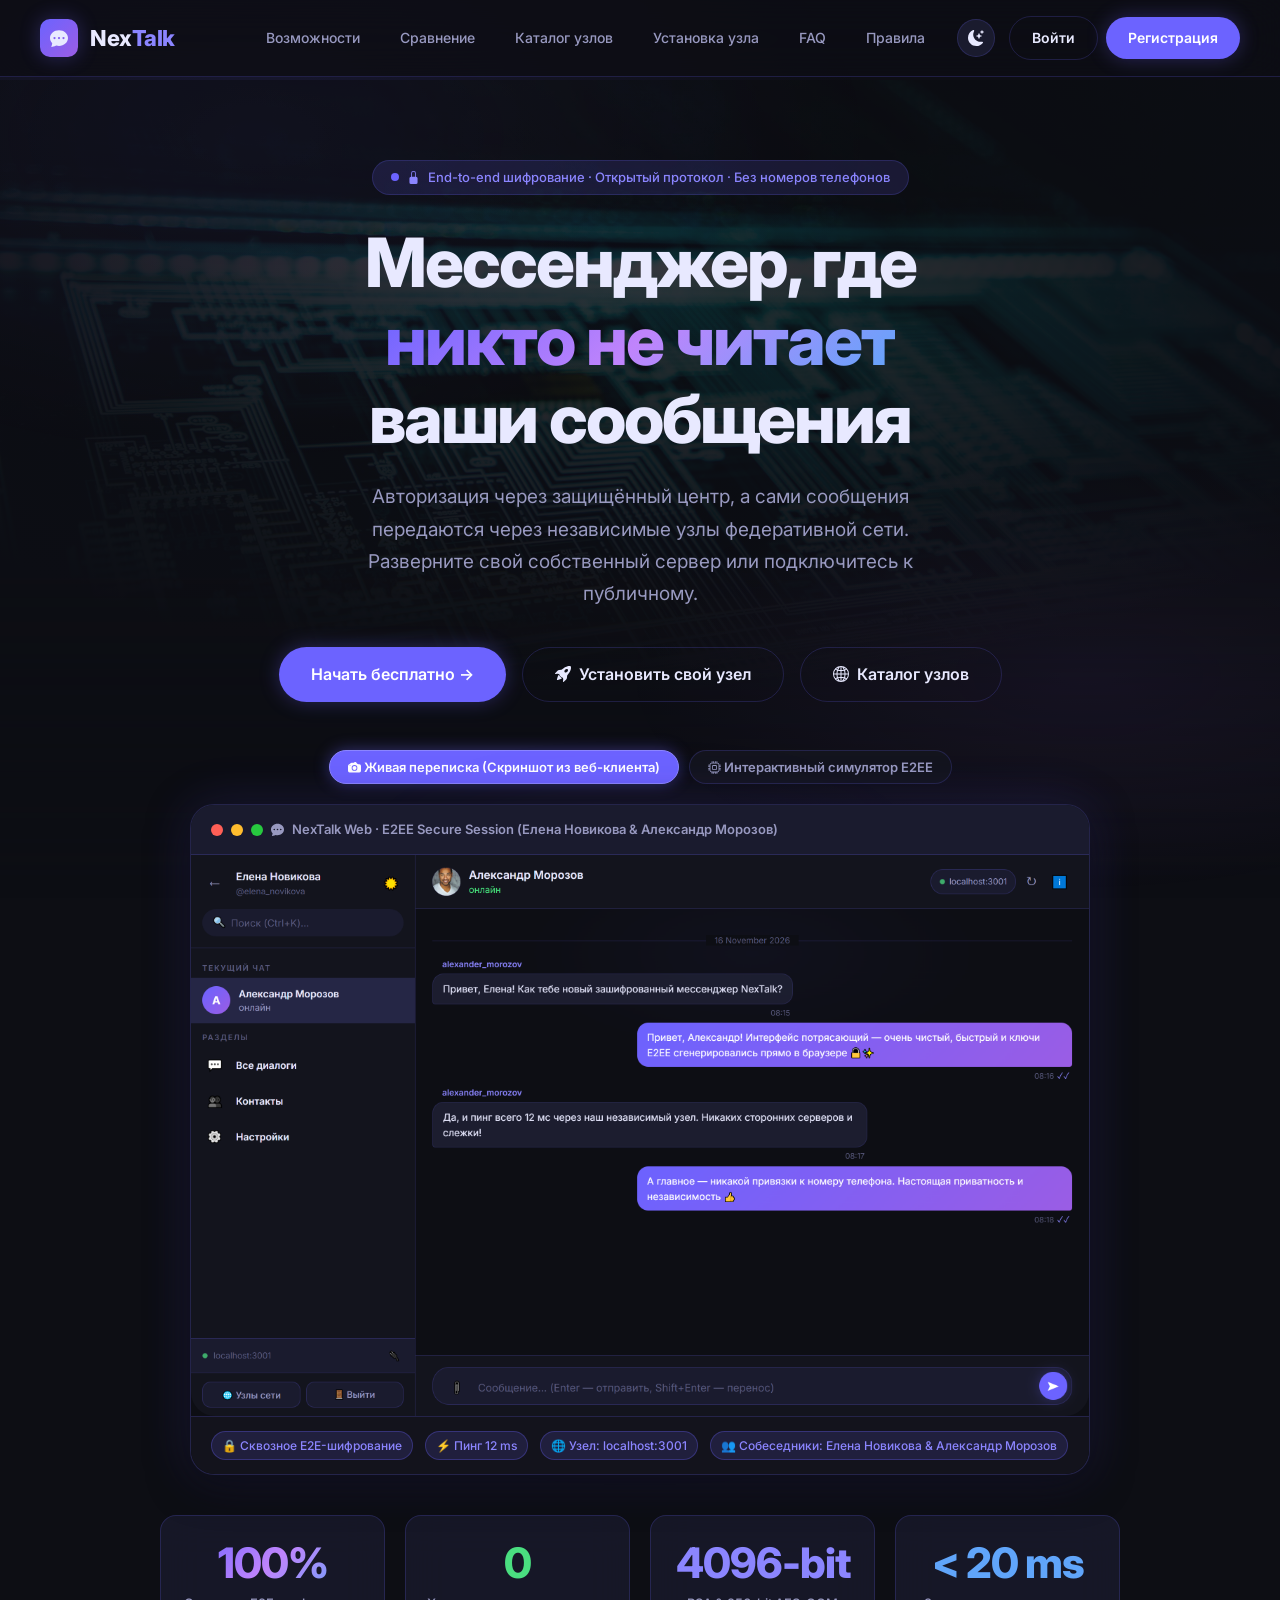
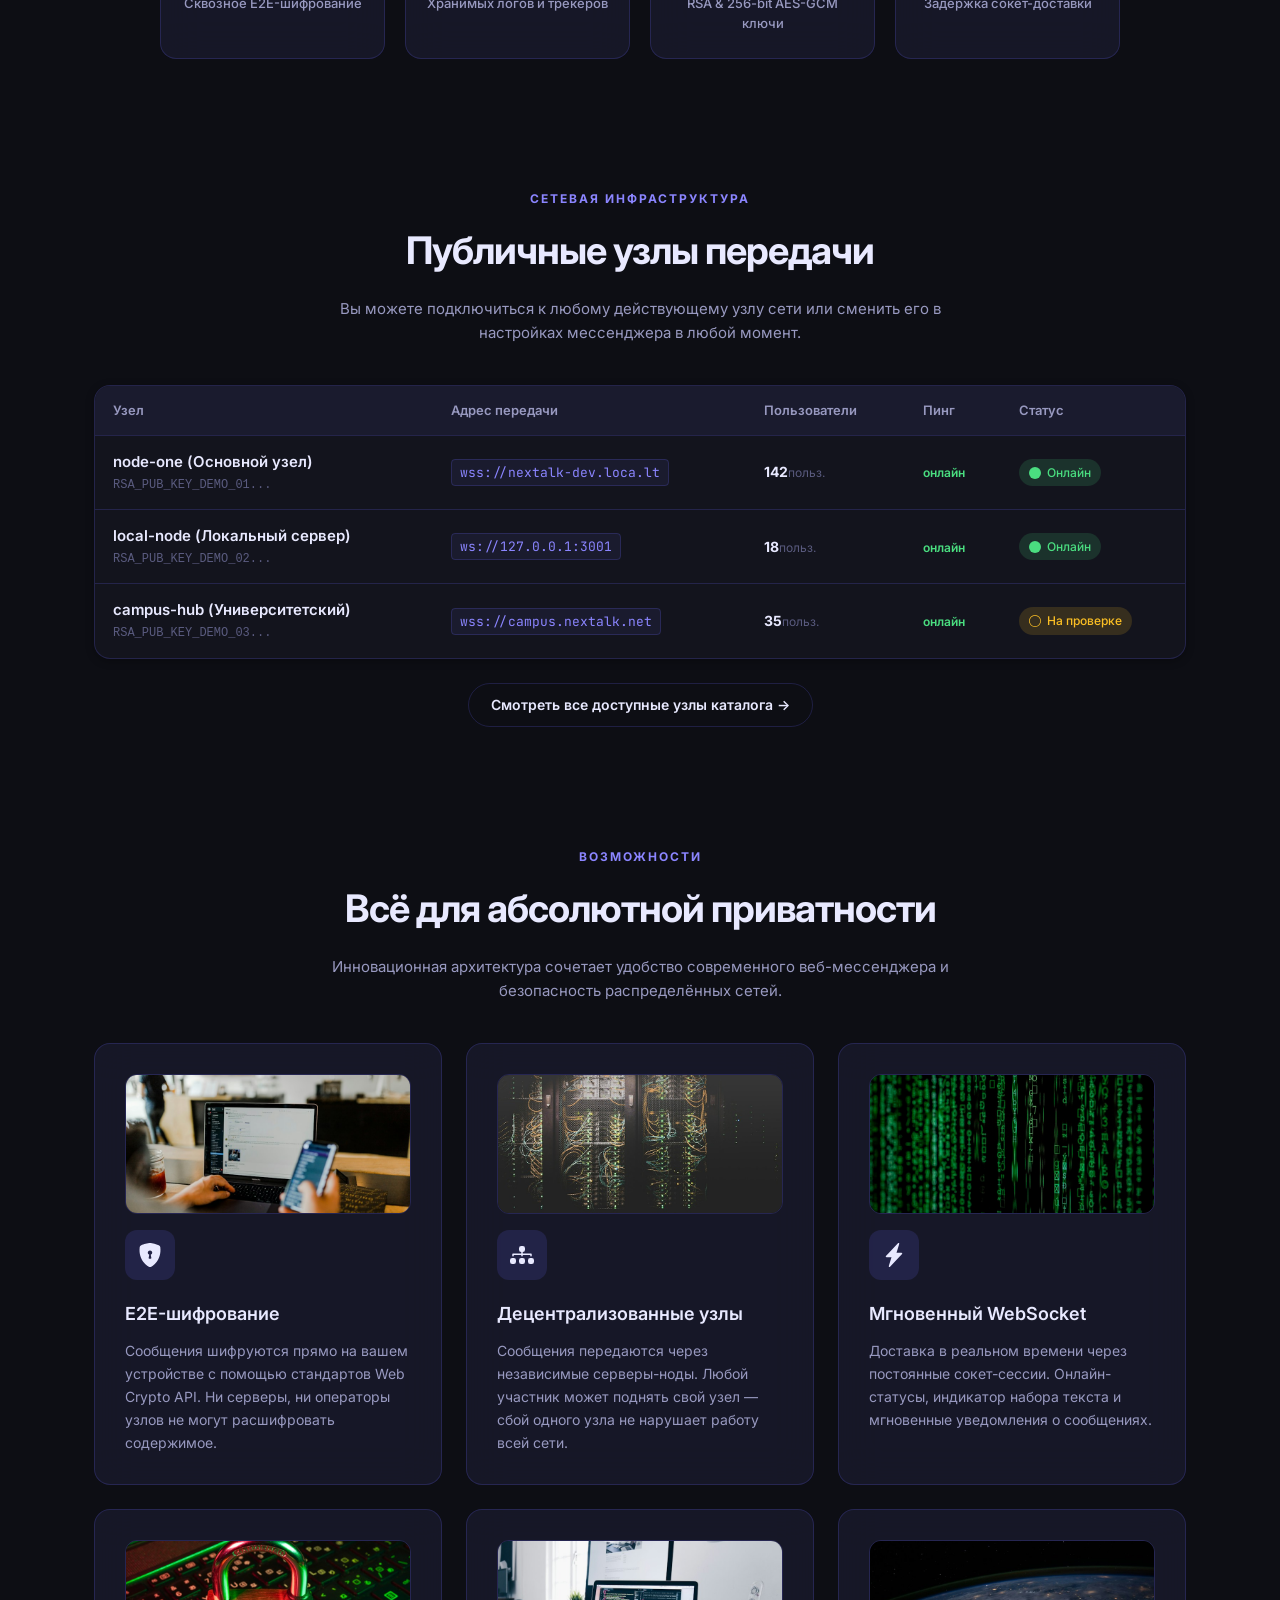
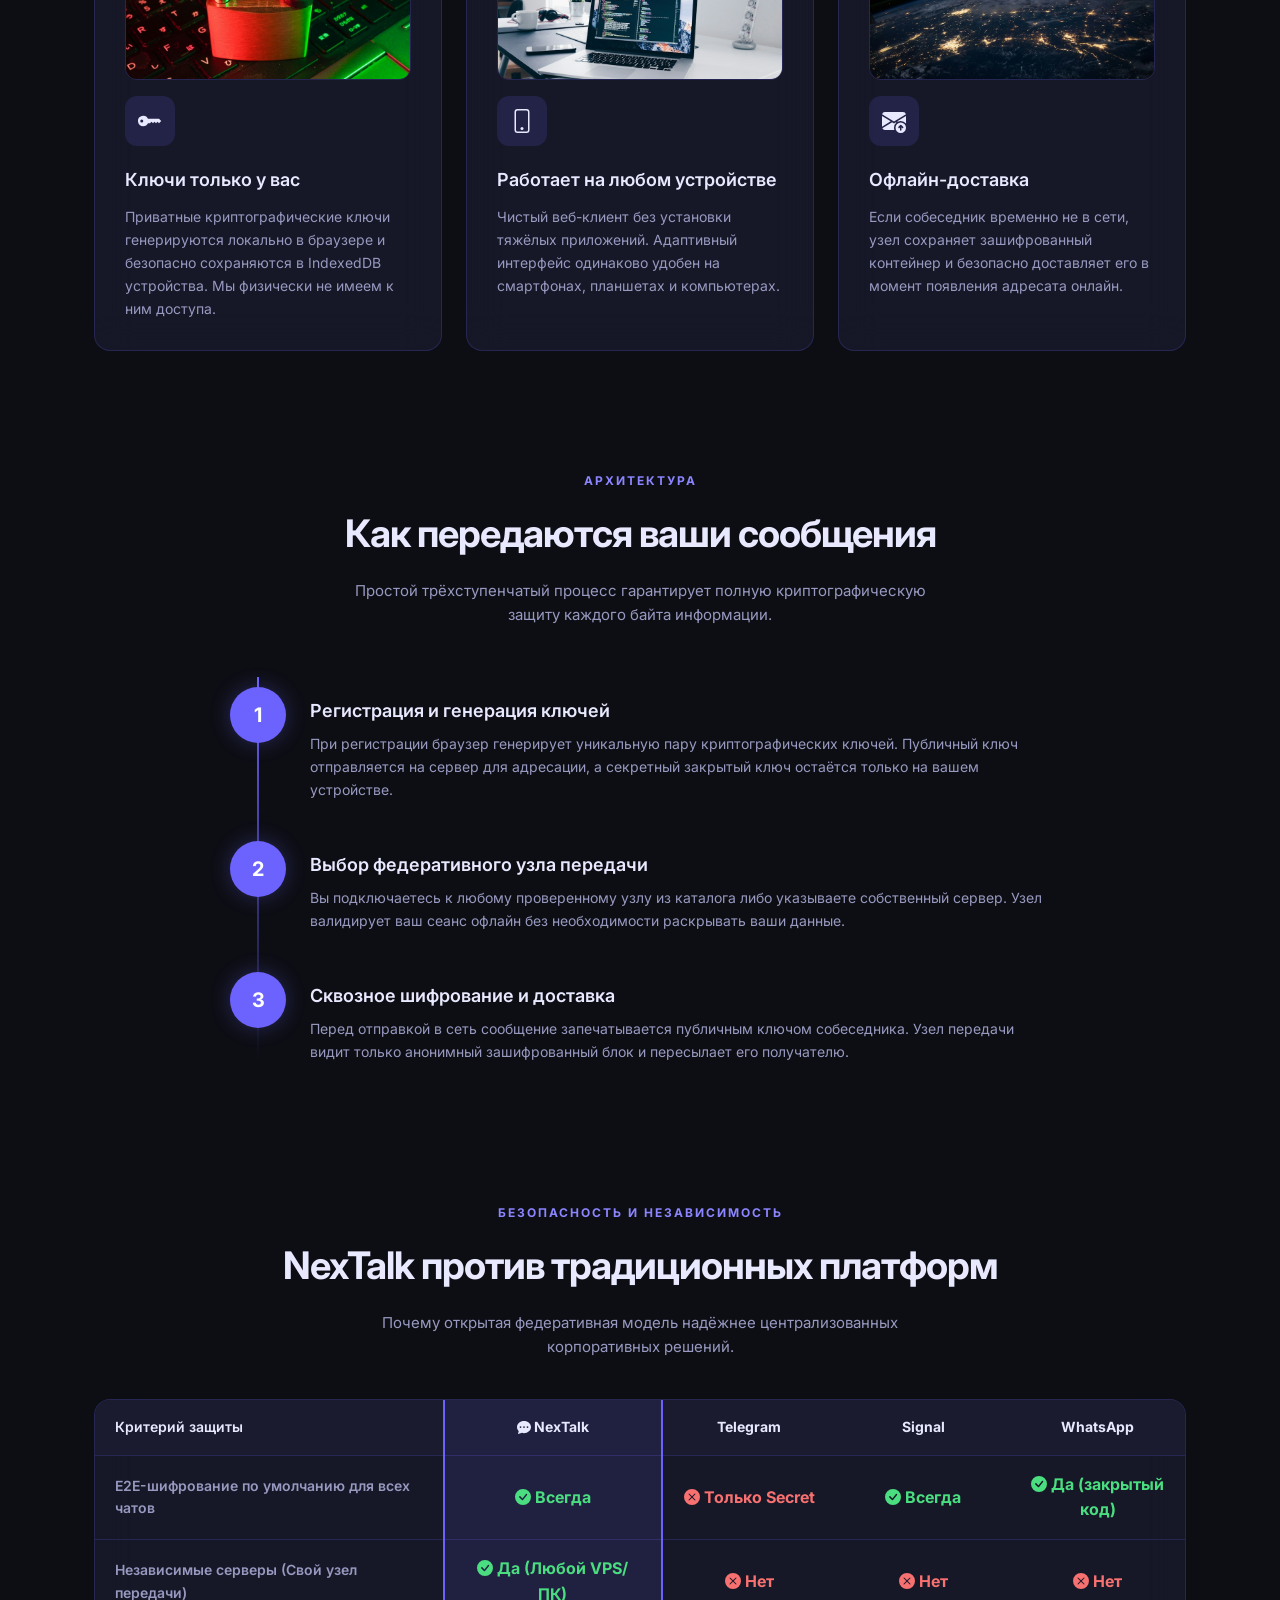
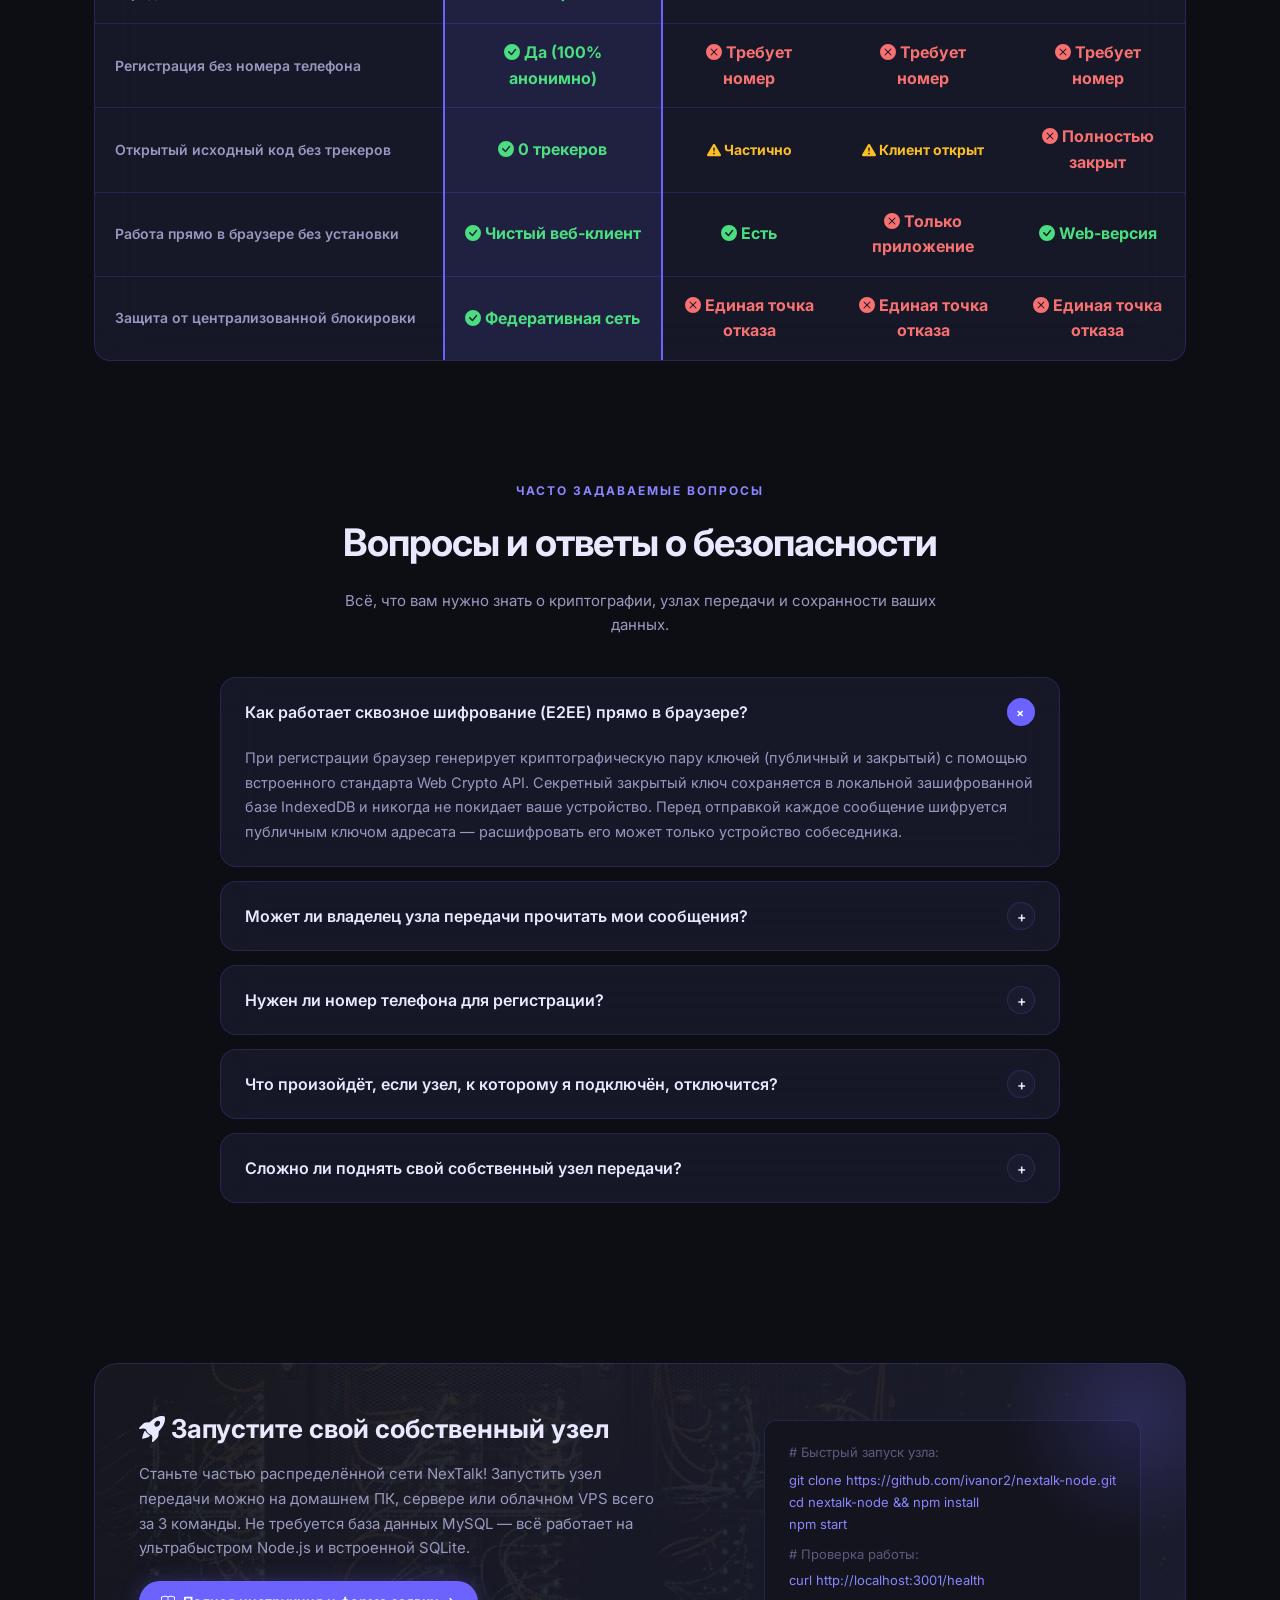
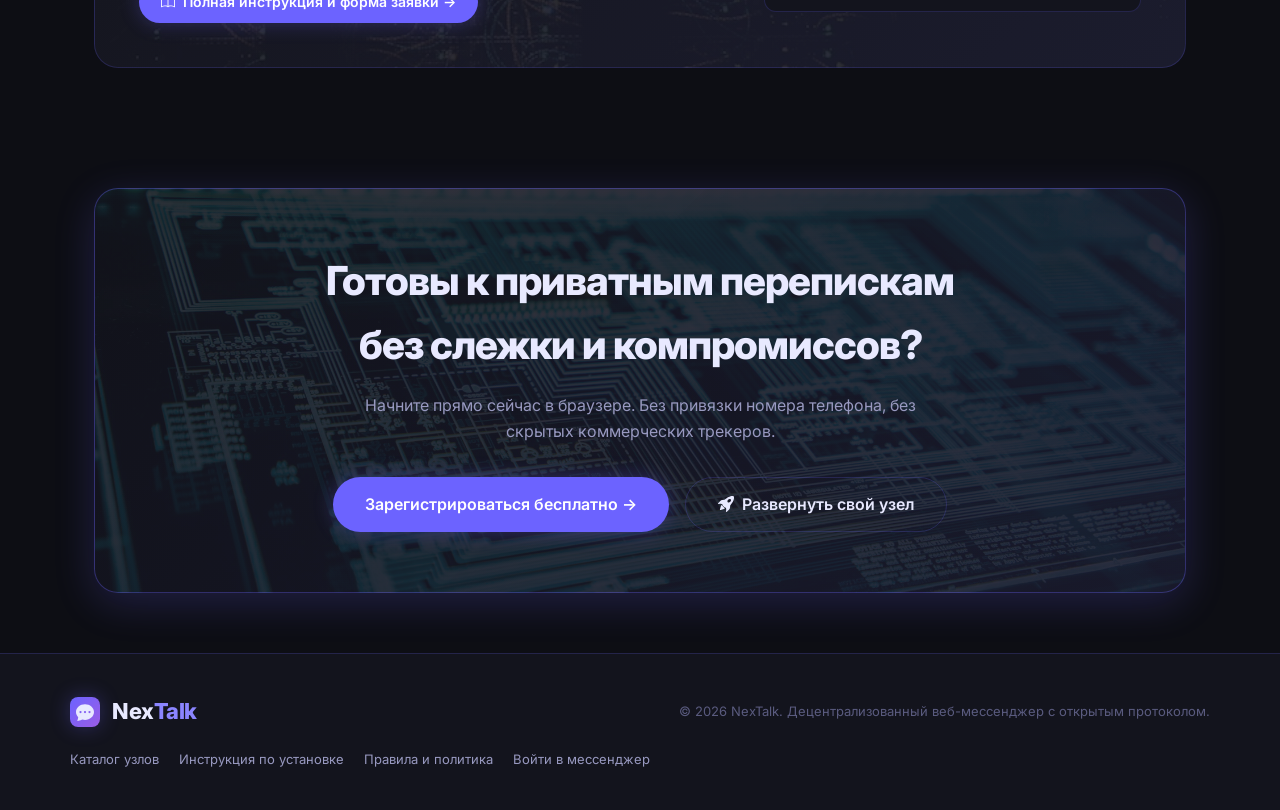
<file: index.html>
<!DOCTYPE html>
<html lang="ru" data-theme="dark">

<head>
  <meta charset="UTF-8">
  <meta name="yandex-verification" content="73b838837e399013" />
  <meta name="google-site-verification" content="NJfBLMl6MGPQ3KSFb_nHegOLUIZUjt-tCGlzlTqjELw" />
  <meta name="viewport" content="width=device-width, initial-scale=1.0">
  <title>NexTalk — Децентрализованный защищённый веб-мессенджер со сквозным E2E-шифрованием</title>
  <meta name="description"
  content="NexTalk — свободный децентрализованный веб-мессенджер со сквозным E2EE-шифрованием (Web Crypto API).
  Безопасный анонимный чат без номеров телефонов, слежки и единой точки отказа.">
  <meta name="keywords"
    content="децентрализованный мессенджер, сквозное шифрование, e2ee мессенджер, e2e чат, безопасный мессенджер, web crypto api, анонимный чат, приватные сообщения, p2p мессенджер, федеративная сеть узлов, мессенджер без номера телефона, node js messenger, websocket чат">
  <meta name="robots" content="index, follow, max-image-preview:large, max-snippet:-1, max-video-preview:-1">
  <link rel="canonical" href="https://landing/">
  <meta name="author" content="NexTalk Community">
  <meta name="theme-color" content="#6C63FF">
  <meta name="application-name" content="NexTalk">

  <!-- SEO / Open Graph -->
  <meta property="og:site_name" content="NexTalk">
  <meta property="og:type" content="website">
  <meta property="og:title" content="NexTalk — Децентрализованный веб-мессенджер со сквозным E2E-шифрованием">
  <meta property="og:description"
  content="Безопасный веб-мессенджер со сквозным шифрованием (Web Crypto) и независимыми федеративными узлами. Ваши
  ключи всегда остаются только на вашем устройстве.">
  <meta property="og:image" content="https://landing/img/chat-preview.png">
  <meta property="og:image:width" content="1200">
  <meta property="og:image:height" content="675">
  <meta property="og:image:alt" content="Интерфейс мессенджера NexTalk со сквозным шифрованием">
  <meta property="og:url" content="https://landing/">
  <meta property="og:locale" content="ru_RU">

  <!-- Twitter Cards -->
  <meta name="twitter:card" content="summary_large_image">
  <meta name="twitter:title" content="NexTalk — Децентрализованный веб-мессенджер со сквозным E2E-шифрованием">
  <meta name="twitter:description"
    content="Безопасный веб-мессенджер со сквозным шифрованием (Web Crypto) и независимыми узлами передачи.">
  <meta name="twitter:image" content="https://landing/img/chat-preview.png">

  <!-- JSON-LD Structured Data for Search Engines -->
  <script type="application/ld+json">
  {
    "@context": "https://schema.org",
    "@graph": [
      {
        "@type": "WebApplication",
        "@id": "https://landing/#app",
        "name": "NexTalk",
        "url": "https://landing/",
        "description": "Децентрализованный защищённый веб-мессенджер со сквозным E2E-шифрованием на базе Web Crypto API и распределённой сети узлов.",
        "applicationCategory": "CommunicationApplication",
        "operatingSystem": "All, Web Browser",
        "browserRequirements": "Requires JavaScript. Requires HTML5 and Web Crypto API support.",
        "offers": {
          "@type": "Offer",
          "price": "0",
          "priceCurrency": "USD"
        },
        "featureList": [
          "Сквозное E2E-шифрование сообщений (Web Crypto API)",
          "Децентрализованные независимые узлы передачи",
          "Мгновенный обмен сообщениями через WebSocket",
          "Локальное хранение приватных ключей в IndexedDB",
          "Работа в браузере на смартфонах и ПК без установки",
          "Офлайн-доставка зашифрованных контейнеров",
          "Регистрация без номера телефона"
        ]
      },
      {
        "@type": "FAQPage",
        "@id": "https://landing/#faq",
        "mainEntity": [
          {
            "@type": "Question",
            "name": "Как работает сквозное шифрование (E2EE) прямо в браузере?",
            "acceptedAnswer": {
              "@type": "Answer",
              "text": "При регистрации браузер генерирует криптографическую пару ключей (публичный и закрытый) с помощью встроенного стандарта Web Crypto API. Секретный закрытый ключ сохраняется в локальной зашифрованной базе IndexedDB и никогда не покидает ваше устройство. Перед отправкой каждое сообщение шифруется публичным ключом адресата — расшифровать его может только устройство собеседника."
            }
          },
          {
            "@type": "Question",
            "name": "Может ли владелец узла передачи прочитать мои сообщения?",
            "acceptedAnswer": {
              "@type": "Answer",
              "text": "Нет. Узел передачи сообщений работает по принципу Zero-Knowledge (нулевого разглашения). Он получает только зашифрованный блок байтов (шифротекст) и метаданные доставки. Расшифровать этот блок без приватного ключа получателя математически невозможно даже при полном контроле над сервером узла."
            }
          },
          {
            "@type": "Question",
            "name": "Нужен ли номер телефона для регистрации?",
            "acceptedAnswer": {
              "@type": "Answer",
              "text": "Номер телефона не требуется. Регистрация происходит по уникальному логину, паролю и контактному e-mail (для восстановления доступа). Мы принципиально не привязываем аккаунты к телефонным номерам или паспортным данным."
            }
          },
          {
            "@type": "Question",
            "name": "Что произойдёт, если узел, к которому я подключён, отключится?",
            "acceptedAnswer": {
              "@type": "Answer",
              "text": "Благодаря децентрализации сети вы можете в любой момент зайти в «Настройки» мессенджера или в каталог узлов и переключиться на любой другой активный узел сети всего в один клик. Ваша учётная запись, контакты и ключи шифрования останутся в полной сохранности."
            }
          },
          {
            "@type": "Question",
            "name": "Сложно ли поднять свой собственный узел передачи?",
            "acceptedAnswer": {
              "@type": "Answer",
              "text": "Очень просто! Серверная часть узла написана на легковесном Node.js и SQLite, не требует сложных баз данных или настроек. Достаточно выполнить команды git clone и npm start на недорогом VPS или домашнем ПК."
            }
          }
        ]
      }
    ]
  }
  </script>

  <link rel="icon"
    href="data:image/svg+xml,<svg xmlns='http://www.w3.org/2000/svg' viewBox='0 0 16 16'><text y='14' font-size='14'>%F0%9F%92%AC</text></svg>">
  <!-- Performance: early font connections -->
  <link rel="preconnect" href="https://fonts.googleapis.com">
  <link rel="preconnect" href="https://fonts.gstatic.com" crossorigin>
  <link rel="stylesheet"
    href="https://fonts.googleapis.com/css2?family=Inter:wght@300;400;500;600;700;800&family=JetBrains+Mono:wght@400;500;600&display=swap"
    media="print" onload="this.media='all'"><noscript>
    <link rel="stylesheet"
      href="https://fonts.googleapis.com/css2?family=Inter:wght@300;400;500;600;700;800&family=JetBrains+Mono:wght@400;500;600&display=swap">
  </noscript>
  <link rel="stylesheet" href="css/style.css">
<!-- Yandex.Metrika counter -->
<script type="text/javascript">
    (function(m,e,t,r,i,k,a){
        m[i]=m[i]||function(){(m[i].a=m[i].a||[]).push(arguments)};
        m[i].l=1*new Date();
        for (var j = 0; j < document.scripts.length; j++) {if (document.scripts[j].src === r) { return; }}
        k=e.createElement(t),a=e.getElementsByTagName(t)[0],k.async=1,k.src=r,a.parentNode.insertBefore(k,a)
    })(window, document,'script','https://mc.yandex.ru/metrika/tag.js?id=114180431', 'ym');

    ym(114180431, 'init', {ssr:true, webvisor:true, clickmap:true, ecommerce:"dataLayer", referrer: document.referrer, url: location.href, accurateTrackBounce:true, trackLinks:true});
</script>
<noscript><div><img src="https://mc.yandex.ru/watch/114180431" style="position:absolute; left:-9999px;" alt="" /></div></noscript>
<!-- /Yandex.Metrika counter -->
</head>

<body><!-- NAV -->
  <nav class="nav" id="mainNav"><a href="index.html" class="nav-logo">
      <div class="logo-icon"><svg xmlns="http://www.w3.org/2000/svg" width="16" height="16" fill="currentColor"
          class="bi bi-chat-dots-fill" viewBox="0 0 16 16">
          <path
            d="M16 8c0 3.866-3.582 7-8 7a9 9 0 0 1-2.347-.306c-.584.296-1.925.864-4.181 1.234-.2.032-.352-.176-.273-.362.354-.836.674-1.95.77-2.966C.744 11.37 0 9.76 0 8c0-3.866 3.582-7 8-7s8 3.134 8 7M5 8a1 1 0 1 0-2 0 1 1 0 0 0 2 0m4 0a1 1 0 1 0-2 0 1 1 0 0 0 2 0m3 1a1 1 0 1 0 0-2 1 1 0 0 0 0 2" />
        </svg></div><span>Nex<em>Talk</em></span>
    </a><button class="nav-burger" id="navBurger" aria-label="Меню"><svg xmlns="http://www.w3.org/2000/svg" width="16"
        height="16" fill="currentColor" class="bi bi-list" viewBox="0 0 16 16">
        <path fill-rule="evenodd"
          d="M2.5 12a.5.5 0 0 1 .5-.5h10a.5.5 0 0 1 0 1H3a.5.5 0 0 1-.5-.5m0-4a.5.5 0 0 1 .5-.5h10a.5.5 0 0 1 0 1H3a.5.5 0 0 1-.5-.5m0-4a.5.5 0 0 1 .5-.5h10a.5.5 0 0 1 0 1H3a.5.5 0 0 1-.5-.5" />
      </svg></button>
    <div class="nav-links" id="navLinks"><a href="#features" class="nav-link">Возможности</a><a href="#how"
        class="nav-link">Сравнение</a><a href="nodes.html" class="nav-link">Каталог узлов</a><a href="install.html"
        class="nav-link">Установка узла</a><a href="#faq" class="nav-link">FAQ</a><a href="rules.html"
        class="nav-link">Правила</a><button class="theme-toggle" id="themeToggle" title="Переключить тему"><svg
          xmlns="http://www.w3.org/2000/svg" width="16" height="16" fill="currentColor" class="bi bi-moon-stars-fill"
          viewBox="0 0 16 16">
          <path
            d="M6 .278a.77.77 0 0 1 .08.858 7.2 7.2 0 0 0-.878 3.46c0 4.021 3.278 7.277 7.318 7.277q.792-.001 1.533-.16a.79.79 0 0 1 .81.316.73.73 0 0 1-.031.893A8.35 8.35 0 0 1 8.344 16C3.734 16 0 12.286 0 7.71 0 4.266 2.114 1.312 5.124.06A.75.75 0 0 1 6 .278" />
          <path
            d="M10.794 3.148a.217.217 0 0 1 .412 0l.387 1.162c.173.518.579.924 1.097 1.097l1.162.387a.217.217 0 0 1 0 .412l-1.162.387a1.73 1.73 0 0 0-1.097 1.097l-.387 1.162a.217.217 0 0 1-.412 0l-.387-1.162A1.73 1.73 0 0 0 9.31 6.593l-1.162-.387a.217.217 0 0 1 0-.412l1.162-.387a1.73 1.73 0 0 0 1.097-1.097zM13.863.099a.145.145 0 0 1 .274 0l.258.774c.115.346.386.617.732.732l.774.258a.145.145 0 0 1 0 .274l-.774.258a1.16 1.16 0 0 0-.732.732l-.258.774a.145.145 0 0 1-.274 0l-.258-.774a1.16 1.16 0 0 0-.732-.732l-.774-.258a.145.145 0 0 1 0-.274l.774-.258c.346-.115.617-.386.732-.732z" />
        </svg></button><a href="../login.php" class="btn btn-ghost" style="margin-left: 6px;">Войти</a><a
        href="../register.php" class="btn btn-primary">Регистрация</a></div>
  </nav>
  <div class="nav-spacer"></div><!-- HERO -->
  <header class="hero">
    <div class="hero-badge"><svg xmlns="http://www.w3.org/2000/svg" width="16" height="16" fill="currentColor"
        class="bi bi-lock-fill" viewBox="0 0 16 16">
        <path
          d="M8 1a2 2 0 0 1 2 2v4H6V3a2 2 0 0 1 2-2m3 6V3a3 3 0 0 0-6 0v4a2 2 0 0 0-2 2v5a2 2 0 0 0 2 2h6a2 2 0 0 0 2-2V9a2 2 0 0 0-2-2" />
      </svg> End-to-end шифрование · Открытый протокол · Без номеров телефонов
    </div>
    <h1>
      Мессенджер, где<br><span class="gradient-text">никто не читает</span><br>
      ваши сообщения
    </h1>
    <p class="hero-desc">
      Авторизация через защищённый центр, а сами сообщения передаются через независимые узлы федеративной сети.
      Разверните свой собственный сервер или подключитесь к публичному.
    </p>
    <div class="hero-actions"><a href="../register.php" class="btn btn-primary btn-lg">
        Начать бесплатно →
      </a><a href="install.html" class="btn btn-ghost btn-lg"><svg xmlns="http://www.w3.org/2000/svg" width="16"
          height="16" fill="currentColor" class="bi bi-rocket-takeoff-fill" viewBox="0 0 16 16">
          <path
            d="M12.17 9.53c2.307-2.592 3.278-4.684 3.641-6.218.21-.887.214-1.58.16-2.065a3.6 3.6 0 0 0-.108-.563 2 2 0 0 0-.078-.23V.453c-.073-.164-.168-.234-.352-.295a2 2 0 0 0-.16-.045 4 4 0 0 0-.57-.093c-.49-.044-1.19-.03-2.08.188-1.536.374-3.618 1.343-6.161 3.604l-2.4.238h-.006a2.55 2.55 0 0 0-1.524.734L.15 7.17a.512.512 0 0 0 .433.868l1.896-.271c.28-.04.592.013.955.132.232.076.437.16.655.248l.203.083c.196.816.66 1.58 1.275 2.195.613.614 1.376 1.08 2.191 1.277l.082.202c.089.218.173.424.249.657.118.363.172.676.132.956l-.271 1.9a.512.512 0 0 0 .867.433l2.382-2.386c.41-.41.668-.949.732-1.526zm.11-3.699c-.797.8-1.93.961-2.528.362-.598-.6-.436-1.733.361-2.532.798-.799 1.93-.96 2.528-.361s.437 1.732-.36 2.531Z" />
          <path
            d="M5.205 10.787a7.6 7.6 0 0 0 1.804 1.352c-1.118 1.007-4.929 2.028-5.054 1.903-.126-.127.737-4.189 1.839-5.18.346.69.837 1.35 1.411 1.925" />
        </svg> Установить свой узел
      </a><a href="nodes.html" class="btn btn-ghost btn-lg"><svg xmlns="http://www.w3.org/2000/svg" width="16"
          height="16" fill="currentColor" class="bi bi-globe2" viewBox="0 0 16 16">
          <path
            d="M0 8a8 8 0 1 1 16 0A8 8 0 0 1 0 8m7.5-6.923c-.67.204-1.335.82-1.887 1.855q-.215.403-.395.872c.705.157 1.472.257 2.282.287zM4.249 3.539q.214-.577.481-1.078a7 7 0 0 1 .597-.933A7 7 0 0 0 3.051 3.05q.544.277 1.198.49zM3.509 7.5c.036-1.07.188-2.087.436-3.008a9 9 0 0 1-1.565-.667A6.96 6.96 0 0 0 1.018 7.5zm1.4-2.741a12.3 12.3 0 0 0-.4 2.741H7.5V5.091c-.91-.03-1.783-.145-2.591-.332M8.5 5.09V7.5h2.99a12.3 12.3 0 0 0-.399-2.741c-.808.187-1.681.301-2.591.332zM4.51 8.5c.035.987.176 1.914.399 2.741A13.6 13.6 0 0 1 7.5 10.91V8.5zm3.99 0v2.409c.91.03 1.783.145 2.591.332.223-.827.364-1.754.4-2.741zm-3.282 3.696q.18.469.395.872c.552 1.035 1.218 1.65 1.887 1.855V11.91c-.81.03-1.577.13-2.282.287zm.11 2.276a7 7 0 0 1-.598-.933 9 9 0 0 1-.481-1.079 8.4 8.4 0 0 0-1.198.49 7 7 0 0 0 2.276 1.522zm-1.383-2.964A13.4 13.4 0 0 1 3.508 8.5h-2.49a6.96 6.96 0 0 0 1.362 3.675c.47-.258.995-.482 1.565-.667m6.728 2.964a7 7 0 0 0 2.275-1.521 8.4 8.4 0 0 0-1.197-.49 9 9 0 0 1-.481 1.078 7 7 0 0 1-.597.933M8.5 11.909v3.014c.67-.204 1.335-.82 1.887-1.855q.216-.403.395-.872A12.6 12.6 0 0 0 8.5 11.91zm3.555-.401c.57.185 1.095.409 1.565.667A6.96 6.96 0 0 0 14.982 8.5h-2.49a13.4 13.4 0 0 1-.437 3.008M14.982 7.5a6.96 6.96 0 0 0-1.362-3.675c-.47.258-.995.482-1.565.667.248.92.4 1.938.437 3.008zM11.27 2.461q.266.502.482 1.078a8.4 8.4 0 0 0 1.196-.49 7 7 0 0 0-2.275-1.52c.218.283.418.597.597.932m-.488 1.343a8 8 0 0 0-.395-.872C9.835 1.897 9.17 1.282 8.5 1.077V4.09c.81-.03 1.577-.13 2.282-.287z" />
        </svg> Каталог узлов
      </a></div><!-- INTERACTIVE PRODUCT MOCKUP & LIVE CHAT SHOWCASE -->
    <div class="hero-mockup-container">
      <div class="mockup-tabs">
        <button class="mockup-tab-btn active" id="tabScreenshot" type="button">
          <svg xmlns="http://www.w3.org/2000/svg" width="14" height="14" fill="currentColor" class="bi bi-camera-fill"
            viewBox="0 0 16 16">
            <path d="M10.5 8.5a2.5 2.5 0 1 1-5 0 2.5 2.5 0 0 1 5 0" />
            <path
              d="M2 4a2 2 0 0 0-2 2v6a2 2 0 0 0 2 2h12a2 2 0 0 0 2-2V6a2 2 0 0 0-2-2h-1.172a2 2 0 0 1-1.414-.586l-.828-.828A2 2 0 0 0 7.172 2H4.828a2 2 0 0 0-1.414.586l-.828.828A2 2 0 0 1 1.172 4zm.5 2a.5.5 0 1 1 0-1 .5.5 0 0 1 0 1m9 2.5a3.5 3.5 0 1 1-7 0 3.5 3.5 0 0 1 7 0" />
          </svg>
          Живая переписка (Скриншот из веб-клиента)
        </button>
        <button class="mockup-tab-btn" id="tabInteractive" type="button">
          <svg xmlns="http://www.w3.org/2000/svg" width="14" height="14" fill="currentColor" class="bi bi-cpu"
            viewBox="0 0 16 16">
            <path
              d="M5 0a.5.5 0 0 1 .5.5V2h1V.5a.5.5 0 0 1 1 0V2h1V.5a.5.5 0 0 1 1 0V2h1V.5a.5.5 0 0 1 1 0V2A2.5 2.5 0 0 1 14 4.5h1.5a.5.5 0 0 1 0 1H14v1h1.5a.5.5 0 0 1 0 1H14v1h1.5a.5.5 0 0 1 0 1H14v1h1.5a.5.5 0 0 1 0 1H14A2.5 2.5 0 0 1 11.5 14v1.5a.5.5 0 0 1-1 0V14h-1v1.5a.5.5 0 0 1-1 0V14h-1v1.5a.5.5 0 0 1-1 0V14h-1v1.5a.5.5 0 0 1-1 0V14A2.5 2.5 0 0 1 2 11.5H.5a.5.5 0 0 1 0-1H2v-1H.5a.5.5 0 0 1 0-1H2v-1H.5a.5.5 0 0 1 0-1H2v-1H.5a.5.5 0 0 1 0-1H2A2.5 2.5 0 0 1 4.5 2V.5A.5.5 0 0 1 5 0m-.5 3A1.5 1.5 0 0 0 3 4.5v7A1.5 1.5 0 0 0 4.5 13h7a1.5 1.5 0 0 0 1.5-1.5v-7A1.5 1.5 0 0 0 11.5 3zM5 6.5A1.5 1.5 0 0 1 6.5 5h3A1.5 1.5 0 0 1 11 6.5v3A1.5 1.5 0 0 1 9.5 11h-3A1.5 1.5 0 0 1 5 9.5zM6.5 6a.5.5 0 0 0-.5.5v3a.5.5 0 0 0 .5.5h3a.5.5 0 0 0 .5-.5v-3a.5.5 0 0 0-.5-.5z" />
          </svg>
          Интерактивный симулятор E2EE
        </button>
      </div>
      <div class="hero-mockup-glow"></div>
      <div class="mockup-window" id="heroMockup"><!-- Window Titlebar -->
        <div class="mockup-titlebar">
          <div class="mockup-dots"><span class="mockup-dot red"></span><span class="mockup-dot yellow"></span><span
              class="mockup-dot green"></span><span class="mockup-window-title"><svg xmlns="http://www.w3.org/2000/svg"
                width="16" height="16" fill="currentColor" class="bi bi-chat-dots-fill" viewBox="0 0 16 16">
                <path
                  d="M16 8c0 3.866-3.582 7-8 7a9 9 0 0 1-2.347-.306c-.584.296-1.925.864-4.181 1.234-.2.032-.352-.176-.273-.362.354-.836.674-1.95.77-2.966C.744 11.37 0 9.76 0 8c0-3.866 3.582-7 8-7s8 3.134 8 7M5 8a1 1 0 1 0-2 0 1 1 0 0 0 2 0m4 0a1 1 0 1 0-2 0 1 1 0 0 0 2 0m3 1a1 1 0 1 0 0-2 1 1 0 0 0 0 2" />
              </svg> NexTalk Web · E2EE Secure Session (Елена Новикова &amp; Александр Морозов)</span></div>
        </div>

        <!-- View 1: Real Chat Screenshot -->
        <div id="mockupScreenshotView" class="showcase-screen-wrap">
          <img src="img/chat-preview.png" alt="Скриншот реального чата NexTalk со сквозным шифрованием"
            class="showcase-screen-img" width="1200" height="675" decoding="async" />
          <div class="showcase-badge-overlay">
            <span class="showcase-badge-pill">🔒 Сквозное E2E-шифрование</span>
            <span class="showcase-badge-pill">⚡ Пинг 12 ms</span>
            <span class="showcase-badge-pill">🌐 Узел: localhost:3001</span>
            <span class="showcase-badge-pill">👥 Собеседники: Елена Новикова &amp; Александр Морозов</span>
          </div>
        </div>

        <!-- View 2: Interactive Simulation -->
        <div id="mockupInteractiveView" style="display: none;"><!-- Window Body -->
          <div class="mockup-body"><!-- Mockup Sidebar -->
            <div class="mockup-sidebar">
              <div class="mockup-sidebar-header">Активные диалоги</div>
              <div class="mockup-chat-item active">
                <div class="mockup-avatar">
                  <img src="img/avatar-alexander.jpg" alt="Александр Морозов" class="mockup-avatar-img">
                  <span class="status-dot"></span>
                </div>
                <div class="mockup-chat-info">
                  <div class="mockup-chat-name">Александр Морозов</div>
                  <div class="mockup-chat-preview"><svg xmlns="http://www.w3.org/2000/svg" width="16" height="16"
                      fill="currentColor" class="bi bi-shield-lock-fill" viewBox="0 0 16 16">
                      <path fill-rule="evenodd"
                        d="M8 0c-.69 0-1.843.265-2.928.56-1.11.3-2.229.655-2.887.87a1.54 1.54 0 0 0-1.044 1.262c-.596 4.477.787 7.795 2.465 9.99a11.8 11.8 0 0 0 2.517 2.453c.386.273.744.482 1.048.625.28.132.581.24.829.24s.548-.108.829-.24a7 7 0 0 0 1.048-.625 11.8 11.8 0 0 0 2.517-2.453c1.678-2.195 3.061-5.513 2.465-9.99a1.54 1.54 0 0 0-1.044-1.263 63 63 0 0 0-2.887-.87C9.843.266 8.69 0 8 0m0 5a1.5 1.5 0 0 1 .5 2.915l.385 1.99a.5.5 0 0 1-.491.595h-.788a.5.5 0 0 1-.49-.595l.384-1.99A1.5 1.5 0 0 1 8 5" />
                    </svg> Ключи E2EE согласованы</div>
                </div>
              </div>
              <div class="mockup-chat-item">
                <div class="mockup-avatar">
                  <img src="img/avatar-mark.jpg" alt="Марк" class="mockup-avatar-img">
                  <span class="status-dot"></span>
                </div>
                <div class="mockup-chat-info">
                  <div class="mockup-chat-name">Марк (Узел Node-1)</div>
                  <div class="mockup-chat-preview">Узел онлайн на порту 3001</div>
                </div>
              </div>
              <div class="mockup-chat-item">
                <div class="mockup-avatar" style="background: linear-gradient(135deg, #F59E0B, #D97706);">
                  #
                </div>
                <div class="mockup-chat-info">
                  <div class="mockup-chat-name">Федерация #dev</div>
                  <div class="mockup-chat-preview">38 участников онлайн</div>
                </div>
              </div>
            </div><!-- Mockup Main Chat -->
            <div class="mockup-chat-main">
              <div class="mockup-chat-header">
                <div class="mockup-chat-contact-info">
                  <div class="mockup-avatar" style="width: 32px; height: 32px; font-size: 12px;">
                    <img src="img/avatar-alexander.jpg" alt="Александр Морозов" class="mockup-avatar-img">
                    <span class="status-dot"></span>
                  </div>
                  <div>
                    <div style="font-size: 13px; font-weight: 700; color: var(--text-primary);">Александр Морозов</div>
                    <div style="font-size: 11px; color: var(--success);"><svg xmlns="http://www.w3.org/2000/svg"
                        width="16" height="16" fill="currentColor" class="bi bi-circle-fill" viewBox="0 0 16 16">
                        <circle cx="8" cy="8" r="8" />
                      </svg> в сети · печатает...</div>
                  </div>
                </div>
                <div class="mockup-sec-badge"><span><svg xmlns="http://www.w3.org/2000/svg" width="16" height="16"
                      fill="currentColor" class="bi bi-shield-lock-fill" viewBox="0 0 16 16">
                      <path fill-rule="evenodd"
                        d="M8 0c-.69 0-1.843.265-2.928.56-1.11.3-2.229.655-2.887.87a1.54 1.54 0 0 0-1.044 1.262c-.596 4.477.787 7.795 2.465 9.99a11.8 11.8 0 0 0 2.517 2.453c.386.273.744.482 1.048.625.28.132.581.24.829.24s.548-.108.829-.24a7 7 0 0 0 1.048-.625 11.8 11.8 0 0 0 2.517-2.453c1.678-2.195 3.061-5.513 2.465-9.99a1.54 1.54 0 0 0-1.044-1.263 63 63 0 0 0-2.887-.87C9.843.266 8.69 0 8 0m0 5a1.5 1.5 0 0 1 .5 2.915l.385 1.99a.5.5 0 0 1-.491.595h-.788a.5.5 0 0 1-.49-.595l.384-1.99A1.5 1.5 0 0 1 8 5" />
                    </svg></span><span>Web Crypto AES-GCM + RSA-4096</span></div>
              </div><!-- Messages List -->
              <div class="mockup-messages">
                <div class="mockup-system-bubble"><svg xmlns="http://www.w3.org/2000/svg" width="16" height="16"
                    fill="currentColor" class="bi bi-lock-fill" viewBox="0 0 16 16">
                    <path
                      d="M8 1a2 2 0 0 1 2 2v4H6V3a2 2 0 0 1 2-2m3 6V3a3 3 0 0 0-6 0v4a2 2 0 0 0-2 2v5a2 2 0 0 0 2 2h6a2 2 0 0 0 2-2V9a2 2 0 0 0-2-2" />
                  </svg> Сообщения защищены сквозным E2E-шифрованием. Приватные ключи хранятся только в IndexedDB вашего
                  браузера.
                </div><!-- Message 1: Incoming -->
                <div class="mockup-msg incoming">
                  <div class="mockup-bubble">
                    <div class="mockup-text-normal">
                      Привет! Ты уже подключился через наш независимый федеративный узел?
                    </div>
                    <div class="mockup-msg-meta">15:20 · E2EE <svg xmlns="http://www.w3.org/2000/svg" width="16"
                        height="16" fill="currentColor" class="bi bi-check-lg" viewBox="0 0 16 16">
                        <path
                          d="M12.736 3.97a.733.733 0 0 1 1.047 0c.286.289.29.756.01 1.05L7.88 12.01a.733.733 0 0 1-1.065.02L3.217 8.384a.757.757 0 0 1 0-1.06.733.733 0 0 1 1.047 0l3.052 3.093 5.4-6.425z" />
                      </svg></div>
                  </div>
                </div><!-- Message 2: Outgoing -->
                <div class="mockup-msg outgoing">
                  <div class="mockup-bubble">
                    <div class="mockup-text-normal">
                      Да, поднял свой узел на VPS за пару минут! Пинг всего 14 мс, и хостинг не имеет доступа к
                      переписке
                    </div>
                    <div class="mockup-msg-meta">15:21 · Доставлено <svg xmlns="http://www.w3.org/2000/svg" width="16"
                        height="16" fill="currentColor" class="bi bi-check2-all" viewBox="0 0 16 16">
                        <path
                          d="M12.354 4.354a.5.5 0 0 0-.708-.708L5 10.293 1.854 7.146a.5.5 0 1 0-.708.708l3.5 3.5a.5.5 0 0 0 .708 0zm-4.208 7-.896-.897.707-.707.543.543 6.646-6.647a.5.5 0 0 1 .708.708l-7 7a.5.5 0 0 1-.708 0" />
                        <path d="m5.354 7.146.896.897-.707.707-.897-.896a.5.5 0 1 1 .708-.708" />
                      </svg></div>
                  </div>
                </div><!-- Message 3: Incoming -->
                <div class="mockup-msg incoming">
                  <div class="mockup-bubble">
                    <div class="mockup-text-normal">
                      Супер! Никакой привязки к корпоративным серверам и номерам телефонов
                    </div>
                    <div class="mockup-msg-meta">15:22 · E2EE <svg xmlns="http://www.w3.org/2000/svg" width="16"
                        height="16" fill="currentColor" class="bi bi-check-lg" viewBox="0 0 16 16">
                        <path
                          d="M12.736 3.97a.733.733 0 0 1 1.047 0c.286.289.29.756.01 1.05L7.88 12.01a.733.733 0 0 1-1.065.02L3.217 8.384a.757.757 0 0 1 0-1.06.733.733 0 0 1 1.047 0l3.052 3.093 5.4-6.425z" />
                      </svg></div>
                  </div>
                </div>
              </div><!-- Fake input bar -->
              <div class="mockup-input-bar">
                <div class="mockup-fake-input"><svg xmlns="http://www.w3.org/2000/svg" width="16" height="16"
                    fill="currentColor" class="bi bi-lock-fill" viewBox="0 0 16 16">
                    <path
                      d="M8 1a2 2 0 0 1 2 2v4H6V3a2 2 0 0 1 2-2m3 6V3a3 3 0 0 0-6 0v4a2 2 0 0 0-2 2v5a2 2 0 0 0 2 2h6a2 2 0 0 0 2-2V9a2 2 0 0 0-2-2" />
                  </svg> Зашифрованное сообщение для Алисы...
                </div>
                <div class="mockup-send-btn"><svg xmlns="http://www.w3.org/2000/svg" width="16" height="16"
                    fill="currentColor" class="bi bi-send-fill" viewBox="0 0 16 16">
                    <path
                      d="M15.964.686a.5.5 0 0 0-.65-.65L.767 5.855H.766l-.452.18a.5.5 0 0 0-.082.887l.41.26.001.002 4.995 3.178 3.178 4.995.002.002.26.41a.5.5 0 0 0 .886-.083zm-1.833 1.89L6.637 10.07l-.215-.338a.5.5 0 0 0-.154-.154l-.338-.215 7.494-7.494 1.178-.471z" />
                  </svg></div>
              </div>
            </div>
          </div>
        </div>
      </div>
    </div><!-- STATS COUNTERS BAR -->
    <div class="stats-bar">
      <div class="stat-item">
        <div class="stat-num gradient-text">100%</div>
        <div class="stat-label">Сквозное E2E-шифрование</div>
      </div>
      <div class="stat-item">
        <div class="stat-num" style="color: var(--success);">0</div>
        <div class="stat-label">Хранимых логов и трекеров</div>
      </div>
      <div class="stat-item">
        <div class="stat-num" style="color: var(--accent-light);">4096-bit</div>
        <div class="stat-label">RSA & 256-bit AES-GCM ключи</div>
      </div>
      <div class="stat-item">
        <div class="stat-num" style="color: var(--info);">&lt; 20 ms</div>
        <div class="stat-label">Задержка сокет-доставки</div>
      </div>
    </div>
  </header><!-- PUBLIC NODES PREVIEW -->
  <section class="section" id="nodes-preview">
    <div class="section-label">Сетевая инфраструктура</div>
    <h2 class="section-title">Публичные узлы передачи</h2>
    <p class="section-desc">
      Вы можете подключиться к любому действующему узлу сети или сменить его в настройках мессенджера в любой момент.
    </p>
    <div class="table-wrap">
      <table class="data-table">
        <thead>
          <tr>
            <th>Узел</th>
            <th>Адрес передачи</th>
            <th>Пользователи</th>
            <th>Пинг</th>
            <th>Статус</th>
          </tr>
        </thead>
        <tbody>
          <tr class="node-row" data-search="node-one основной wss://nextalk-dev.loca.lt" data-status="active">
            <td>
              <div class="node-name-title">node-one (Основной узел)</div>
              <div class="node-key-mono">RSA_PUB_KEY_DEMO_01...</div>
            </td>
            <td><code class="code-tag">wss://nextalk-dev.loca.lt</code></td>
            <td><strong>142</strong><span style="font-size:12px;color:var(--text-muted)">польз.</span></td>
            <td><span class="ping-badge" data-url="https://nextalk-dev.loca.lt">online</span></td>
            <td><span class="badge-status badge-active"><svg xmlns="http://www.w3.org/2000/svg" width="16" height="16"
                  fill="currentColor" class="bi bi-circle-fill" viewBox="0 0 16 16">
                  <circle cx="8" cy="8" r="8" />
                </svg> Онлайн</span></td>
          </tr>
          <tr class="node-row" data-search="local-node локальный ws://127.0.0.1:3001" data-status="active">
            <td>
              <div class="node-name-title">local-node (Локальный сервер)</div>
              <div class="node-key-mono">RSA_PUB_KEY_DEMO_02...</div>
            </td>
            <td><code class="code-tag">ws://127.0.0.1:3001</code></td>
            <td><strong>18</strong><span style="font-size:12px;color:var(--text-muted)">польз.</span></td>
            <td><span class="ping-badge" data-url="http://127.0.0.1:3001">online</span></td>
            <td><span class="badge-status badge-active"><svg xmlns="http://www.w3.org/2000/svg" width="16" height="16"
                  fill="currentColor" class="bi bi-circle-fill" viewBox="0 0 16 16">
                  <circle cx="8" cy="8" r="8" />
                </svg> Онлайн</span></td>
          </tr>
          <tr class="node-row" data-search="campus-hub университет wss://campus.nextalk.net" data-status="pending">
            <td>
              <div class="node-name-title">campus-hub (Университетский)</div>
              <div class="node-key-mono">RSA_PUB_KEY_DEMO_03...</div>
            </td>
            <td><code class="code-tag">wss://campus.nextalk.net</code></td>
            <td><strong>35</strong><span style="font-size:12px;color:var(--text-muted)">польз.</span></td>
            <td><span class="ping-badge" data-url="https://campus.nextalk.net">тест</span></td>
            <td><span class="badge-status badge-pending"><svg xmlns="http://www.w3.org/2000/svg" width="16" height="16"
                  fill="currentColor" class="bi bi-circle" viewBox="0 0 16 16">
                  <path d="M8 15A7 7 0 1 1 8 1a7 7 0 0 1 0 14m0 1A8 8 0 1 0 8 0a8 8 0 0 0 0 16" />
                </svg> На проверке</span></td>
          </tr>
        </tbody>
      </table>
    </div>
    <div style="text-align: center; margin-top: 24px;"><a href="nodes.html" class="btn btn-ghost">
        Смотреть все доступные узлы каталога →
      </a></div>
  </section><!-- FEATURES -->
  <section class="section" id="features">
    <div class="section-label">Возможности</div>
    <h2 class="section-title">Всё для абсолютной приватности</h2>
    <p class="section-desc">
      Инновационная архитектура сочетает удобство современного веб-мессенджера и безопасность распределённых сетей.
    </p>
    <div class="features-grid">
      <div class="feature-card">
        <img src="img/security-shield.jpg" alt="E2E-шифрование сообщений Web Crypto API" class="feature-card-img"
          width="800" height="450" loading="lazy" decoding="async" />
        <div class="feature-icon"><svg xmlns="http://www.w3.org/2000/svg" width="16" height="16" fill="currentColor"
            class="bi bi-shield-lock-fill" viewBox="0 0 16 16">
            <path fill-rule="evenodd"
              d="M8 0c-.69 0-1.843.265-2.928.56-1.11.3-2.229.655-2.887.87a1.54 1.54 0 0 0-1.044 1.262c-.596 4.477.787 7.795 2.465 9.99a11.8 11.8 0 0 0 2.517 2.453c.386.273.744.482 1.048.625.28.132.581.24.829.24s.548-.108.829-.24a7 7 0 0 0 1.048-.625 11.8 11.8 0 0 0 2.517-2.453c1.678-2.195 3.061-5.513 2.465-9.99a1.54 1.54 0 0 0-1.044-1.263 63 63 0 0 0-2.887-.87C9.843.266 8.69 0 8 0m0 5a1.5 1.5 0 0 1 .5 2.915l.385 1.99a.5.5 0 0 1-.491.595h-.788a.5.5 0 0 1-.49-.595l.384-1.99A1.5 1.5 0 0 1 8 5" />
          </svg></div>
        <h3>E2E-шифрование</h3>
        <p>Сообщения шифруются прямо на вашем устройстве с помощью стандартов Web Crypto API. Ни серверы, ни операторы
          узлов не могут расшифровать содержимое.</p>
      </div>
      <div class="feature-card">
        <img src="img/nodes-network.jpg" alt="Децентрализованная сеть узлов передачи данных" class="feature-card-img"
          width="800" height="450" loading="lazy" decoding="async" />
        <div class="feature-icon"><svg xmlns="http://www.w3.org/2000/svg" width="16" height="16" fill="currentColor"
            class="bi bi-diagram-3-fill" viewBox="0 0 16 16">
            <path fill-rule="evenodd"
              d="M6 3.5A1.5 1.5 0 0 1 7.5 2h1A1.5 1.5 0 0 1 10 3.5v1A1.5 1.5 0 0 1 8.5 6v1H14a.5.5 0 0 1 .5.5v1a.5.5 0 0 1-1 0V8h-5v.5a.5.5 0 0 1-1 0V8h-5v.5a.5.5 0 0 1-1 0v-1A.5.5 0 0 1 2 7h5.5V6A1.5 1.5 0 0 1 6 4.5zm-6 8A1.5 1.5 0 0 1 1.5 10h1A1.5 1.5 0 0 1 4 11.5v1A1.5 1.5 0 0 1 2.5 14h-1A1.5 1.5 0 0 1 0 12.5zm6 0A1.5 1.5 0 0 1 7.5 10h1a1.5 1.5 0 0 1 1.5 1.5v1A1.5 1.5 0 0 1 8.5 14h-1A1.5 1.5 0 0 1 6 12.5zm6 0a1.5 1.5 0 0 1 1.5-1.5h1a1.5 1.5 0 0 1 1.5 1.5v1a1.5 1.5 0 0 1-1.5 1.5h-1a1.5 1.5 0 0 1-1.5-1.5z" />
          </svg></div>
        <h3>Децентрализованные узлы</h3>
        <p>Сообщения передаются через независимые серверы-ноды. Любой участник может поднять свой узел — сбой одного
          узла не нарушает работу всей сети.</p>
      </div>
      <div class="feature-card">
        <img src="img/instant-delivery.jpg" alt="Мгновенный обмен через сокеты WebSocket" class="feature-card-img"
          width="800" height="450" loading="lazy" decoding="async" />
        <div class="feature-icon"><svg xmlns="http://www.w3.org/2000/svg" width="16" height="16" fill="currentColor"
            class="bi bi-lightning-charge-fill" viewBox="0 0 16 16">
            <path
              d="M11.251.068a.5.5 0 0 1 .227.58L9.677 6.5H13a.5.5 0 0 1 .364.843l-8 8.5a.5.5 0 0 1-.842-.49L6.323 9.5H3a.5.5 0 0 1-.364-.843l8-8.5a.5.5 0 0 1 .615-.09z" />
          </svg></div>
        <h3>Мгновенный WebSocket</h3>
        <p>Доставка в реальном времени через постоянные сокет-сессии. Онлайн-статусы, индикатор набора текста и
          мгновенные уведомления о сообщениях.</p>
      </div>
      <div class="feature-card">
        <img src="img/crypto-keys.jpg" alt="Локальные криптографические ключи в защищённом хранилище IndexedDB"
          class="feature-card-img" width="800" height="450" loading="lazy" decoding="async" />
        <div class="feature-icon"><svg xmlns="http://www.w3.org/2000/svg" width="16" height="16" fill="currentColor"
            class="bi bi-key-fill" viewBox="0 0 16 16">
            <path
              d="M3.5 11.5a3.5 3.5 0 1 1 3.163-5H14L15.5 8 14 9.5l-1-1-1 1-1-1-1 1-1-1-1 1H6.663a3.5 3.5 0 0 1-3.163 2M2.5 9a1 1 0 1 0 0-2 1 1 0 0 0 0 2" />
          </svg></div>
        <h3>Ключи только у вас</h3>
        <p>Приватные криптографические ключи генерируются локально в браузере и безопасно сохраняются в IndexedDB
          устройства. Мы физически не имеем к ним доступа.</p>
      </div>
      <div class="feature-card">
        <img src="img/devices-workspace.jpg" alt="Кроссплатформенный адаптивный веб-интерфейс" class="feature-card-img"
          width="800" height="450" loading="lazy" decoding="async" />
        <div class="feature-icon"><svg xmlns="http://www.w3.org/2000/svg" width="16" height="16" fill="currentColor"
            class="bi bi-phone" viewBox="0 0 16 16">
            <path
              d="M11 1a1 1 0 0 1 1 1v12a1 1 0 0 1-1 1H5a1 1 0 0 1-1-1V2a1 1 0 0 1 1-1zM5 0a2 2 0 0 0-2 2v12a2 2 0 0 0 2 2h6a2 2 0 0 0 2-2V2a2 2 0 0 0-2-2z" />
            <path d="M8 14a1 1 0 1 0 0-2 1 1 0 0 0 0 2" />
          </svg></div>
        <h3>Работает на любом устройстве</h3>
        <p>Чистый веб-клиент без установки тяжёлых приложений. Адаптивный интерфейс одинаково удобен на смартфонах,
          планшетах и компьютерах.</p>
      </div>
      <div class="feature-card">
        <img src="img/offline-delivery.jpg" alt="Офлайн-доставка зашифрованных контейнеров сообщений"
          class="feature-card-img" width="800" height="450" loading="lazy" decoding="async" />
        <div class="feature-icon"><svg xmlns="http://www.w3.org/2000/svg" width="16" height="16" fill="currentColor"
            class="bi bi-envelope-arrow-up-fill" viewBox="0 0 16 16">
            <path
              d="M.05 3.555A2 2 0 0 1 2 2h12a2 2 0 0 1 1.95 1.555L8 8.414zM0 4.697v7.104l5.803-3.558zm.192 8.159 6.57-4.027L8 9.586l1.239-.757.367.225A4.49 4.49 0 0 0 8 12.5c0 .526.09 1.03.256 1.5H2a2 2 0 0 1-1.808-1.144M16 4.697v4.974A4.5 4.5 0 0 0 12.5 8a4.5 4.5 0 0 0-1.965.45l-.338-.207z" />
            <path
              d="M12.5 16a3.5 3.5 0 1 0 0-7 3.5 3.5 0 0 0 0 7m.354-5.354 1.25 1.25a.5.5 0 0 1-.708.708L13 12.207V14a.5.5 0 0 1-1 0v-1.717l-.28.305a.5.5 0 0 1-.737-.676l1.149-1.25a.5.5 0 0 1 .722-.016" />
          </svg></div>
        <h3>Офлайн-доставка</h3>
        <p>Если собеседник временно не в сети, узел сохраняет зашифрованный контейнер и безопасно доставляет его в
          момент появления адресата онлайн.</p>
      </div>
    </div>
  </section><!-- HOW IT WORKS -->
  <section class="section" id="how">
    <div class="section-label">Архитектура</div>
    <h2 class="section-title">Как передаются ваши сообщения</h2>
    <p class="section-desc">
      Простой трёхступенчатый процесс гарантирует полную криптографическую защиту каждого байта информации.
    </p>
    <div class="steps">
      <div class="step">
        <div class="step-num">1</div>
        <div class="step-body">
          <h3>Регистрация и генерация ключей</h3>
          <p>При регистрации браузер генерирует уникальную пару криптографических ключей. Публичный ключ отправляется на
            сервер для адресации, а секретный закрытый ключ остаётся только на вашем устройстве.</p>
        </div>
      </div>
      <div class="step">
        <div class="step-num">2</div>
        <div class="step-body">
          <h3>Выбор федеративного узла передачи</h3>
          <p>Вы подключаетесь к любому проверенному узлу из каталога либо указываете собственный сервер. Узел валидирует
            ваш сеанс офлайн без необходимости раскрывать ваши данные.</p>
        </div>
      </div>
      <div class="step">
        <div class="step-num">3</div>
        <div class="step-body">
          <h3>Сквозное шифрование и доставка</h3>
          <p>Перед отправкой в сеть сообщение запечатывается публичным ключом собеседника. Узел передачи видит только
            анонимный зашифрованный блок и пересылает его получателю.</p>
        </div>
      </div>
    </div>
  </section><!-- COMPARISON TABLE -->
  <section class="section" id="comparison">
    <div class="section-label">Безопасность и независимость</div>
    <h2 class="section-title">NexTalk против традиционных платформ</h2>
    <p class="section-desc">
      Почему открытая федеративная модель надёжнее централизованных корпоративных решений.
    </p>
    <div class="comparison-wrap">
      <table class="comparison-table">
        <thead>
          <tr>
            <th style="width: 32%;">Критерий защиты</th>
            <th class="col-nextalk" style="width: 20%;"><svg xmlns="http://www.w3.org/2000/svg" width="16" height="16"
                fill="currentColor" class="bi bi-chat-dots-fill" viewBox="0 0 16 16">
                <path
                  d="M16 8c0 3.866-3.582 7-8 7a9 9 0 0 1-2.347-.306c-.584.296-1.925.864-4.181 1.234-.2.032-.352-.176-.273-.362.354-.836.674-1.95.77-2.966C.744 11.37 0 9.76 0 8c0-3.866 3.582-7 8-7s8 3.134 8 7M5 8a1 1 0 1 0-2 0 1 1 0 0 0 2 0m4 0a1 1 0 1 0-2 0 1 1 0 0 0 2 0m3 1a1 1 0 1 0 0-2 1 1 0 0 0 0 2" />
              </svg> NexTalk</th>
            <th style="width: 16%;">Telegram</th>
            <th style="width: 16%;">Signal</th>
            <th style="width: 16%;">WhatsApp</th>
          </tr>
        </thead>
        <tbody>
          <tr>
            <td>E2E-шифрование по умолчанию для всех чатов</td>
            <td class="col-nextalk"><span class="check-yes"><svg xmlns="http://www.w3.org/2000/svg" width="16"
                  height="16" fill="currentColor" class="bi bi-check-circle-fill" viewBox="0 0 16 16">
                  <path
                    d="M16 8A8 8 0 1 1 0 8a8 8 0 0 1 16 0m-3.97-3.03a.75.75 0 0 0-1.08.022L7.477 9.417 5.384 7.323a.75.75 0 0 0-1.06 1.06L6.97 11.03a.75.75 0 0 0 1.079-.02l3.992-4.99a.75.75 0 0 0-.01-1.05z" />
                </svg> Всегда</span></td>
            <td><span class="check-no"><svg xmlns="http://www.w3.org/2000/svg" width="16" height="16"
                  fill="currentColor" class="bi bi-x-circle-fill" viewBox="0 0 16 16">
                  <path
                    d="M16 8A8 8 0 1 1 0 8a8 8 0 0 1 16 0M5.354 4.646a.5.5 0 1 0-.708.708L7.293 8l-2.647 2.646a.5.5 0 0 0 .708.708L8 8.707l2.646 2.647a.5.5 0 0 0 .708-.708L8.707 8l2.647-2.646a.5.5 0 0 0-.708-.708L8 7.293z" />
                </svg> Только Secret</span></td>
            <td><span class="check-yes"><svg xmlns="http://www.w3.org/2000/svg" width="16" height="16"
                  fill="currentColor" class="bi bi-check-circle-fill" viewBox="0 0 16 16">
                  <path
                    d="M16 8A8 8 0 1 1 0 8a8 8 0 0 1 16 0m-3.97-3.03a.75.75 0 0 0-1.08.022L7.477 9.417 5.384 7.323a.75.75 0 0 0-1.06 1.06L6.97 11.03a.75.75 0 0 0 1.079-.02l3.992-4.99a.75.75 0 0 0-.01-1.05z" />
                </svg> Всегда</span></td>
            <td><span class="check-yes"><svg xmlns="http://www.w3.org/2000/svg" width="16" height="16"
                  fill="currentColor" class="bi bi-check-circle-fill" viewBox="0 0 16 16">
                  <path
                    d="M16 8A8 8 0 1 1 0 8a8 8 0 0 1 16 0m-3.97-3.03a.75.75 0 0 0-1.08.022L7.477 9.417 5.384 7.323a.75.75 0 0 0-1.06 1.06L6.97 11.03a.75.75 0 0 0 1.079-.02l3.992-4.99a.75.75 0 0 0-.01-1.05z" />
                </svg> Да (закрытый код)</span></td>
          </tr>
          <tr>
            <td>Независимые серверы (Свой узел передачи)</td>
            <td class="col-nextalk"><span class="check-yes"><svg xmlns="http://www.w3.org/2000/svg" width="16"
                  height="16" fill="currentColor" class="bi bi-check-circle-fill" viewBox="0 0 16 16">
                  <path
                    d="M16 8A8 8 0 1 1 0 8a8 8 0 0 1 16 0m-3.97-3.03a.75.75 0 0 0-1.08.022L7.477 9.417 5.384 7.323a.75.75 0 0 0-1.06 1.06L6.97 11.03a.75.75 0 0 0 1.079-.02l3.992-4.99a.75.75 0 0 0-.01-1.05z" />
                </svg> Да (Любой VPS/ПК)</span></td>
            <td><span class="check-no"><svg xmlns="http://www.w3.org/2000/svg" width="16" height="16"
                  fill="currentColor" class="bi bi-x-circle-fill" viewBox="0 0 16 16">
                  <path
                    d="M16 8A8 8 0 1 1 0 8a8 8 0 0 1 16 0M5.354 4.646a.5.5 0 1 0-.708.708L7.293 8l-2.647 2.646a.5.5 0 0 0 .708.708L8 8.707l2.646 2.647a.5.5 0 0 0 .708-.708L8.707 8l2.647-2.646a.5.5 0 0 0-.708-.708L8 7.293z" />
                </svg> Нет</span></td>
            <td><span class="check-no"><svg xmlns="http://www.w3.org/2000/svg" width="16" height="16"
                  fill="currentColor" class="bi bi-x-circle-fill" viewBox="0 0 16 16">
                  <path
                    d="M16 8A8 8 0 1 1 0 8a8 8 0 0 1 16 0M5.354 4.646a.5.5 0 1 0-.708.708L7.293 8l-2.647 2.646a.5.5 0 0 0 .708.708L8 8.707l2.646 2.647a.5.5 0 0 0 .708-.708L8.707 8l2.647-2.646a.5.5 0 0 0-.708-.708L8 7.293z" />
                </svg> Нет</span></td>
            <td><span class="check-no"><svg xmlns="http://www.w3.org/2000/svg" width="16" height="16"
                  fill="currentColor" class="bi bi-x-circle-fill" viewBox="0 0 16 16">
                  <path
                    d="M16 8A8 8 0 1 1 0 8a8 8 0 0 1 16 0M5.354 4.646a.5.5 0 1 0-.708.708L7.293 8l-2.647 2.646a.5.5 0 0 0 .708.708L8 8.707l2.646 2.647a.5.5 0 0 0 .708-.708L8.707 8l2.647-2.646a.5.5 0 0 0-.708-.708L8 7.293z" />
                </svg> Нет</span></td>
          </tr>
          <tr>
            <td>Регистрация без номера телефона</td>
            <td class="col-nextalk"><span class="check-yes"><svg xmlns="http://www.w3.org/2000/svg" width="16"
                  height="16" fill="currentColor" class="bi bi-check-circle-fill" viewBox="0 0 16 16">
                  <path
                    d="M16 8A8 8 0 1 1 0 8a8 8 0 0 1 16 0m-3.97-3.03a.75.75 0 0 0-1.08.022L7.477 9.417 5.384 7.323a.75.75 0 0 0-1.06 1.06L6.97 11.03a.75.75 0 0 0 1.079-.02l3.992-4.99a.75.75 0 0 0-.01-1.05z" />
                </svg> Да (100% анонимно)</span></td>
            <td><span class="check-no"><svg xmlns="http://www.w3.org/2000/svg" width="16" height="16"
                  fill="currentColor" class="bi bi-x-circle-fill" viewBox="0 0 16 16">
                  <path
                    d="M16 8A8 8 0 1 1 0 8a8 8 0 0 1 16 0M5.354 4.646a.5.5 0 1 0-.708.708L7.293 8l-2.647 2.646a.5.5 0 0 0 .708.708L8 8.707l2.646 2.647a.5.5 0 0 0 .708-.708L8.707 8l2.647-2.646a.5.5 0 0 0-.708-.708L8 7.293z" />
                </svg> Требует номер</span></td>
            <td><span class="check-no"><svg xmlns="http://www.w3.org/2000/svg" width="16" height="16"
                  fill="currentColor" class="bi bi-x-circle-fill" viewBox="0 0 16 16">
                  <path
                    d="M16 8A8 8 0 1 1 0 8a8 8 0 0 1 16 0M5.354 4.646a.5.5 0 1 0-.708.708L7.293 8l-2.647 2.646a.5.5 0 0 0 .708.708L8 8.707l2.646 2.647a.5.5 0 0 0 .708-.708L8.707 8l2.647-2.646a.5.5 0 0 0-.708-.708L8 7.293z" />
                </svg> Требует номер</span></td>
            <td><span class="check-no"><svg xmlns="http://www.w3.org/2000/svg" width="16" height="16"
                  fill="currentColor" class="bi bi-x-circle-fill" viewBox="0 0 16 16">
                  <path
                    d="M16 8A8 8 0 1 1 0 8a8 8 0 0 1 16 0M5.354 4.646a.5.5 0 1 0-.708.708L7.293 8l-2.647 2.646a.5.5 0 0 0 .708.708L8 8.707l2.646 2.647a.5.5 0 0 0 .708-.708L8.707 8l2.647-2.646a.5.5 0 0 0-.708-.708L8 7.293z" />
                </svg> Требует номер</span></td>
          </tr>
          <tr>
            <td>Открытый исходный код без трекеров</td>
            <td class="col-nextalk"><span class="check-yes"><svg xmlns="http://www.w3.org/2000/svg" width="16"
                  height="16" fill="currentColor" class="bi bi-check-circle-fill" viewBox="0 0 16 16">
                  <path
                    d="M16 8A8 8 0 1 1 0 8a8 8 0 0 1 16 0m-3.97-3.03a.75.75 0 0 0-1.08.022L7.477 9.417 5.384 7.323a.75.75 0 0 0-1.06 1.06L6.97 11.03a.75.75 0 0 0 1.079-.02l3.992-4.99a.75.75 0 0 0-.01-1.05z" />
                </svg> 0 трекеров</span></td>
            <td><span class="check-partial"><svg xmlns="http://www.w3.org/2000/svg" width="16" height="16"
                  fill="currentColor" class="bi bi-exclamation-triangle-fill" viewBox="0 0 16 16">
                  <path
                    d="M8.982 1.566a1.13 1.13 0 0 0-1.96 0L.165 13.233c-.457.778.091 1.767.98 1.767h13.713c.889 0 1.438-.99.98-1.767zM8 5c.535 0 .954.462.9.995l-.35 3.507a.552.552 0 0 1-1.1 0L7.1 5.995A.905.905 0 0 1 8 5m.002 6a1 1 0 1 1 0 2 1 1 0 0 1 0-2" />
                </svg> Частично</span></td>
            <td><span class="check-partial"><svg xmlns="http://www.w3.org/2000/svg" width="16" height="16"
                  fill="currentColor" class="bi bi-exclamation-triangle-fill" viewBox="0 0 16 16">
                  <path
                    d="M8.982 1.566a1.13 1.13 0 0 0-1.96 0L.165 13.233c-.457.778.091 1.767.98 1.767h13.713c.889 0 1.438-.99.98-1.767zM8 5c.535 0 .954.462.9.995l-.35 3.507a.552.552 0 0 1-1.1 0L7.1 5.995A.905.905 0 0 1 8 5m.002 6a1 1 0 1 1 0 2 1 1 0 0 1 0-2" />
                </svg> Клиент открыт</span></td>
            <td><span class="check-no"><svg xmlns="http://www.w3.org/2000/svg" width="16" height="16"
                  fill="currentColor" class="bi bi-x-circle-fill" viewBox="0 0 16 16">
                  <path
                    d="M16 8A8 8 0 1 1 0 8a8 8 0 0 1 16 0M5.354 4.646a.5.5 0 1 0-.708.708L7.293 8l-2.647 2.646a.5.5 0 0 0 .708.708L8 8.707l2.646 2.647a.5.5 0 0 0 .708-.708L8.707 8l2.647-2.646a.5.5 0 0 0-.708-.708L8 7.293z" />
                </svg> Полностью закрыт</span></td>
          </tr>
          <tr>
            <td>Работа прямо в браузере без установки</td>
            <td class="col-nextalk"><span class="check-yes"><svg xmlns="http://www.w3.org/2000/svg" width="16"
                  height="16" fill="currentColor" class="bi bi-check-circle-fill" viewBox="0 0 16 16">
                  <path
                    d="M16 8A8 8 0 1 1 0 8a8 8 0 0 1 16 0m-3.97-3.03a.75.75 0 0 0-1.08.022L7.477 9.417 5.384 7.323a.75.75 0 0 0-1.06 1.06L6.97 11.03a.75.75 0 0 0 1.079-.02l3.992-4.99a.75.75 0 0 0-.01-1.05z" />
                </svg> Чистый веб-клиент</span></td>
            <td><span class="check-yes"><svg xmlns="http://www.w3.org/2000/svg" width="16" height="16"
                  fill="currentColor" class="bi bi-check-circle-fill" viewBox="0 0 16 16">
                  <path
                    d="M16 8A8 8 0 1 1 0 8a8 8 0 0 1 16 0m-3.97-3.03a.75.75 0 0 0-1.08.022L7.477 9.417 5.384 7.323a.75.75 0 0 0-1.06 1.06L6.97 11.03a.75.75 0 0 0 1.079-.02l3.992-4.99a.75.75 0 0 0-.01-1.05z" />
                </svg> Есть</span></td>
            <td><span class="check-no"><svg xmlns="http://www.w3.org/2000/svg" width="16" height="16"
                  fill="currentColor" class="bi bi-x-circle-fill" viewBox="0 0 16 16">
                  <path
                    d="M16 8A8 8 0 1 1 0 8a8 8 0 0 1 16 0M5.354 4.646a.5.5 0 1 0-.708.708L7.293 8l-2.647 2.646a.5.5 0 0 0 .708.708L8 8.707l2.646 2.647a.5.5 0 0 0 .708-.708L8.707 8l2.647-2.646a.5.5 0 0 0-.708-.708L8 7.293z" />
                </svg> Только приложение</span></td>
            <td><span class="check-yes"><svg xmlns="http://www.w3.org/2000/svg" width="16" height="16"
                  fill="currentColor" class="bi bi-check-circle-fill" viewBox="0 0 16 16">
                  <path
                    d="M16 8A8 8 0 1 1 0 8a8 8 0 0 1 16 0m-3.97-3.03a.75.75 0 0 0-1.08.022L7.477 9.417 5.384 7.323a.75.75 0 0 0-1.06 1.06L6.97 11.03a.75.75 0 0 0 1.079-.02l3.992-4.99a.75.75 0 0 0-.01-1.05z" />
                </svg> Web-версия</span></td>
          </tr>
          <tr>
            <td>Защита от централизованной блокировки</td>
            <td class="col-nextalk"><span class="check-yes"><svg xmlns="http://www.w3.org/2000/svg" width="16"
                  height="16" fill="currentColor" class="bi bi-check-circle-fill" viewBox="0 0 16 16">
                  <path
                    d="M16 8A8 8 0 1 1 0 8a8 8 0 0 1 16 0m-3.97-3.03a.75.75 0 0 0-1.08.022L7.477 9.417 5.384 7.323a.75.75 0 0 0-1.06 1.06L6.97 11.03a.75.75 0 0 0 1.079-.02l3.992-4.99a.75.75 0 0 0-.01-1.05z" />
                </svg> Федеративная сеть</span></td>
            <td><span class="check-no"><svg xmlns="http://www.w3.org/2000/svg" width="16" height="16"
                  fill="currentColor" class="bi bi-x-circle-fill" viewBox="0 0 16 16">
                  <path
                    d="M16 8A8 8 0 1 1 0 8a8 8 0 0 1 16 0M5.354 4.646a.5.5 0 1 0-.708.708L7.293 8l-2.647 2.646a.5.5 0 0 0 .708.708L8 8.707l2.646 2.647a.5.5 0 0 0 .708-.708L8.707 8l2.647-2.646a.5.5 0 0 0-.708-.708L8 7.293z" />
                </svg> Единая точка отказа</span></td>
            <td><span class="check-no"><svg xmlns="http://www.w3.org/2000/svg" width="16" height="16"
                  fill="currentColor" class="bi bi-x-circle-fill" viewBox="0 0 16 16">
                  <path
                    d="M16 8A8 8 0 1 1 0 8a8 8 0 0 1 16 0M5.354 4.646a.5.5 0 1 0-.708.708L7.293 8l-2.647 2.646a.5.5 0 0 0 .708.708L8 8.707l2.646 2.647a.5.5 0 0 0 .708-.708L8.707 8l2.647-2.646a.5.5 0 0 0-.708-.708L8 7.293z" />
                </svg> Единая точка отказа</span></td>
            <td><span class="check-no"><svg xmlns="http://www.w3.org/2000/svg" width="16" height="16"
                  fill="currentColor" class="bi bi-x-circle-fill" viewBox="0 0 16 16">
                  <path
                    d="M16 8A8 8 0 1 1 0 8a8 8 0 0 1 16 0M5.354 4.646a.5.5 0 1 0-.708.708L7.293 8l-2.647 2.646a.5.5 0 0 0 .708.708L8 8.707l2.646 2.647a.5.5 0 0 0 .708-.708L8.707 8l2.647-2.646a.5.5 0 0 0-.708-.708L8 7.293z" />
                </svg> Единая точка отказа</span></td>
          </tr>
        </tbody>
      </table>
    </div>
  </section><!-- FAQ ACCORDION -->
  <section class="section" id="faq">
    <div class="section-label">Часто задаваемые вопросы</div>
    <h2 class="section-title">Вопросы и ответы о безопасности</h2>
    <p class="section-desc">
      Всё, что вам нужно знать о криптографии, узлах передачи и сохранности ваших данных.
    </p>
    <div class="faq-list">
      <div class="faq-item open"><button class="faq-question"><span>Как работает сквозное шифрование (E2EE) прямо в
            браузере?</span><span class="faq-icon">+</span></button>
        <div class="faq-answer">
          При регистрации браузер генерирует криптографическую пару ключей (публичный и закрытый) с помощью встроенного
          стандарта Web Crypto API. Секретный закрытый ключ сохраняется в локальной зашифрованной базе IndexedDB и
          никогда не покидает ваше устройство. Перед отправкой каждое сообщение шифруется публичным ключом адресата —
          расшифровать его может только устройство собеседника.
        </div>
      </div>
      <div class="faq-item"><button class="faq-question"><span>Может ли владелец узла передачи прочитать мои
            сообщения?</span><span class="faq-icon">+</span></button>
        <div class="faq-answer">
          Нет. Узел передачи сообщений работает по принципу Zero-Knowledge (нулевого разглашения). Он получает только
          зашифрованный блок байтов (шифротекст) и метаданные доставки (кому доставить). Расшифровать этот блок без
          приватного ключа получателя математически невозможно даже при полном контроле над сервером узла.
        </div>
      </div>
      <div class="faq-item"><button class="faq-question"><span>Нужен ли номер телефона для регистрации?</span><span
            class="faq-icon">+</span></button>
        <div class="faq-answer">
          Номер телефона не требуется. Регистрация происходит по уникальному логину, паролю и контактному e-mail (для
          возможности восстановления доступа). Мы принципиально не привязываем аккаунты к телефонным номерам или
          паспортным данным.
        </div>
      </div>
      <div class="faq-item"><button class="faq-question"><span>Что произойдёт, если узел, к которому я подключён,
            отключится?</span><span class="faq-icon">+</span></button>
        <div class="faq-answer">
          Благодаря децентрализации сети вы можете в любой момент зайти в «Настройки» мессенджера или в каталог узлов и
          переключиться на любой другой активный узел сети всего в один клик. Ваша учётная запись, контакты и ключи
          шифрования останутся в полной сохранности.
        </div>
      </div>
      <div class="faq-item"><button class="faq-question"><span>Сложно ли поднять свой собственный узел
            передачи?</span><span class="faq-icon">+</span></button>
        <div class="faq-answer">
          Очень просто! Серверная часть узла написана на легковесном Node.js и SQLite, не требует сложных баз данных или
          настроек. Достаточно выполнить команду `git clone` и `npm start`. Вы можете запустить его на дешёвом VPS за $2
          в месяц или даже на домашнем ПК.
        </div>
      </div>
    </div>
  </section><!-- NODE BANNER -->
  <div class="section">
    <div class="node-banner" id="nodes-banner">
      <div class="node-banner-text">
        <h2><svg xmlns="http://www.w3.org/2000/svg" width="16" height="16" fill="currentColor"
            class="bi bi-rocket-takeoff-fill" viewBox="0 0 16 16">
            <path
              d="M12.17 9.53c2.307-2.592 3.278-4.684 3.641-6.218.21-.887.214-1.58.16-2.065a3.6 3.6 0 0 0-.108-.563 2 2 0 0 0-.078-.23V.453c-.073-.164-.168-.234-.352-.295a2 2 0 0 0-.16-.045 4 4 0 0 0-.57-.093c-.49-.044-1.19-.03-2.08.188-1.536.374-3.618 1.343-6.161 3.604l-2.4.238h-.006a2.55 2.55 0 0 0-1.524.734L.15 7.17a.512.512 0 0 0 .433.868l1.896-.271c.28-.04.592.013.955.132.232.076.437.16.655.248l.203.083c.196.816.66 1.58 1.275 2.195.613.614 1.376 1.08 2.191 1.277l.082.202c.089.218.173.424.249.657.118.363.172.676.132.956l-.271 1.9a.512.512 0 0 0 .867.433l2.382-2.386c.41-.41.668-.949.732-1.526zm.11-3.699c-.797.8-1.93.961-2.528.362-.598-.6-.436-1.733.361-2.532.798-.799 1.93-.96 2.528-.361s.437 1.732-.36 2.531Z" />
            <path
              d="M5.205 10.787a7.6 7.6 0 0 0 1.804 1.352c-1.118 1.007-4.929 2.028-5.054 1.903-.126-.127.737-4.189 1.839-5.18.346.69.837 1.35 1.411 1.925" />
          </svg> Запустите свой собственный узел</h2>
        <p>
          Станьте частью распределённой сети NexTalk! Запустить узел передачи можно на домашнем ПК, сервере или облачном
          VPS всего за 3 команды. Не требуется база данных MySQL — всё работает на ультрабыстром Node.js и встроенной
          SQLite.
        </p><a href="install.html" class="btn btn-primary"><svg xmlns="http://www.w3.org/2000/svg" width="16"
            height="16" fill="currentColor" class="bi bi-book" viewBox="0 0 16 16">
            <path
              d="M1 2.828c.885-.37 2.154-.769 3.388-.893 1.33-.134 2.458.063 3.112.752v9.746c-.935-.53-2.12-.603-3.213-.493-1.18.12-2.37.461-3.287.811zm7.5-.141c.654-.689 1.782-.886 3.112-.752 1.234.124 2.503.523 3.388.893v9.923c-.918-.35-2.107-.692-3.287-.81-1.094-.111-2.278-.039-3.213.492zM8 1.783C7.015.936 5.587.81 4.287.94c-1.514.153-3.042.672-3.994 1.105A.5.5 0 0 0 0 2.5v11a.5.5 0 0 0 .707.455c.882-.4 2.303-.881 3.68-1.02 1.409-.142 2.59.087 3.223.877a.5.5 0 0 0 .78 0c.633-.79 1.814-1.019 3.222-.877 1.378.139 2.8.62 3.681 1.02A.5.5 0 0 0 16 13.5v-11a.5.5 0 0 0-.293-.455c-.952-.433-2.48-.952-3.994-1.105C10.413.809 8.985.936 8 1.783" />
          </svg> Полная инструкция и форма заявки →
        </a>
      </div>
      <div class="node-banner-code">
        <div style="color: var(--text-muted); margin-bottom: 6px;"># Быстрый запуск узла:</div>
        git clone https://github.com/ivanor2/nextalk-node.git<br>
        cd nextalk-node &amp;&amp; npm install<br>
        npm start<br>
        <div style="color: var(--text-muted); margin-top: 8px; margin-bottom: 4px;"># Проверка работы:</div>
        curl http://localhost:3001/health
      </div>
    </div>
  </div><!-- FINAL CTA CARD -->
  <section class="section" style="padding-top: 20px;">
    <div class="cta-card">
      <h2>Готовы к приватным перепискам<br>без слежки и компромиссов?</h2>
      <p>
        Начните прямо сейчас в браузере. Без привязки номера телефона, без скрытых коммерческих трекеров.
      </p>
      <div style="display: flex; gap: 16px; justify-content: center; flex-wrap: wrap;"><a href="../register.php"
          class="btn btn-primary btn-lg">
          Зарегистрироваться бесплатно →
        </a><a href="install.html" class="btn btn-ghost btn-lg"><svg xmlns="http://www.w3.org/2000/svg" width="16"
            height="16" fill="currentColor" class="bi bi-rocket-takeoff-fill" viewBox="0 0 16 16">
            <path
              d="M12.17 9.53c2.307-2.592 3.278-4.684 3.641-6.218.21-.887.214-1.58.16-2.065a3.6 3.6 0 0 0-.108-.563 2 2 0 0 0-.078-.23V.453c-.073-.164-.168-.234-.352-.295a2 2 0 0 0-.16-.045 4 4 0 0 0-.57-.093c-.49-.044-1.19-.03-2.08.188-1.536.374-3.618 1.343-6.161 3.604l-2.4.238h-.006a2.55 2.55 0 0 0-1.524.734L.15 7.17a.512.512 0 0 0 .433.868l1.896-.271c.28-.04.592.013.955.132.232.076.437.16.655.248l.203.083c.196.816.66 1.58 1.275 2.195.613.614 1.376 1.08 2.191 1.277l.082.202c.089.218.173.424.249.657.118.363.172.676.132.956l-.271 1.9a.512.512 0 0 0 .867.433l2.382-2.386c.41-.41.668-.949.732-1.526zm.11-3.699c-.797.8-1.93.961-2.528.362-.598-.6-.436-1.733.361-2.532.798-.799 1.93-.96 2.528-.361s.437 1.732-.36 2.531Z" />
            <path
              d="M5.205 10.787a7.6 7.6 0 0 0 1.804 1.352c-1.118 1.007-4.929 2.028-5.054 1.903-.126-.127.737-4.189 1.839-5.18.346.69.837 1.35 1.411 1.925" />
          </svg> Развернуть свой узел
        </a></div>
    </div>
  </section><!-- FOOTER -->
  <footer>
    <div class="footer-inner">
      <div class="nav-logo">
        <div class="logo-icon" style="width:30px;height:30px;border-radius:8px"><svg xmlns="http://www.w3.org/2000/svg"
            width="16" height="16" fill="currentColor" class="bi bi-chat-dots-fill" viewBox="0 0 16 16">
            <path
              d="M16 8c0 3.866-3.582 7-8 7a9 9 0 0 1-2.347-.306c-.584.296-1.925.864-4.181 1.234-.2.032-.352-.176-.273-.362.354-.836.674-1.95.77-2.966C.744 11.37 0 9.76 0 8c0-3.866 3.582-7 8-7s8 3.134 8 7M5 8a1 1 0 1 0-2 0 1 1 0 0 0 2 0m4 0a1 1 0 1 0-2 0 1 1 0 0 0 2 0m3 1a1 1 0 1 0 0-2 1 1 0 0 0 0 2" />
          </svg></div><span>Nex<em>Talk</em></span>
      </div>
      <p>© 2026 NexTalk. Децентрализованный веб-мессенджер с открытым протоколом.</p>
      <div class="footer-links"><a href="nodes.html">Каталог узлов</a><a href="install.html">Инструкция по
          установке</a><a href="rules.html">Правила и политика</a><a href="../login.php">Войти в мессенджер</a></div>
    </div>
  </footer>
  <script src="js/main.js" defer></script>
</body>

</html>
</file>
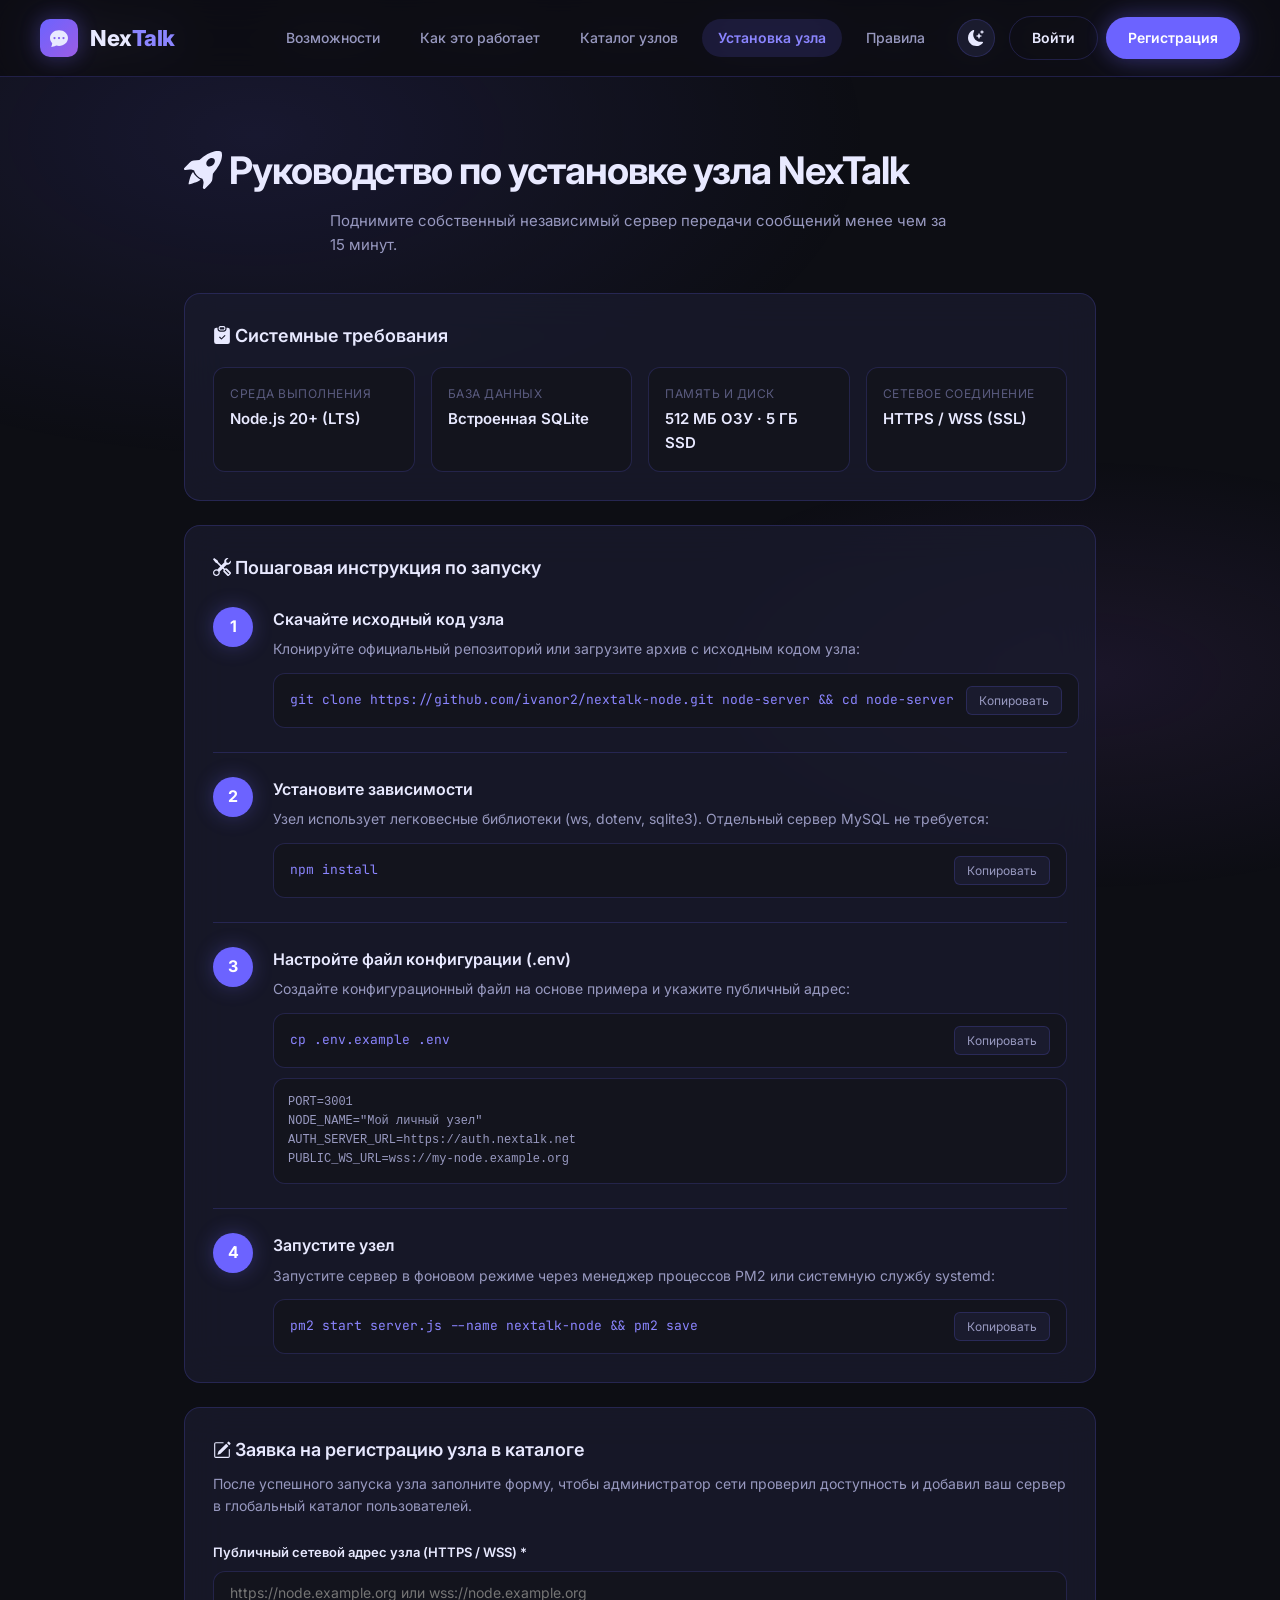
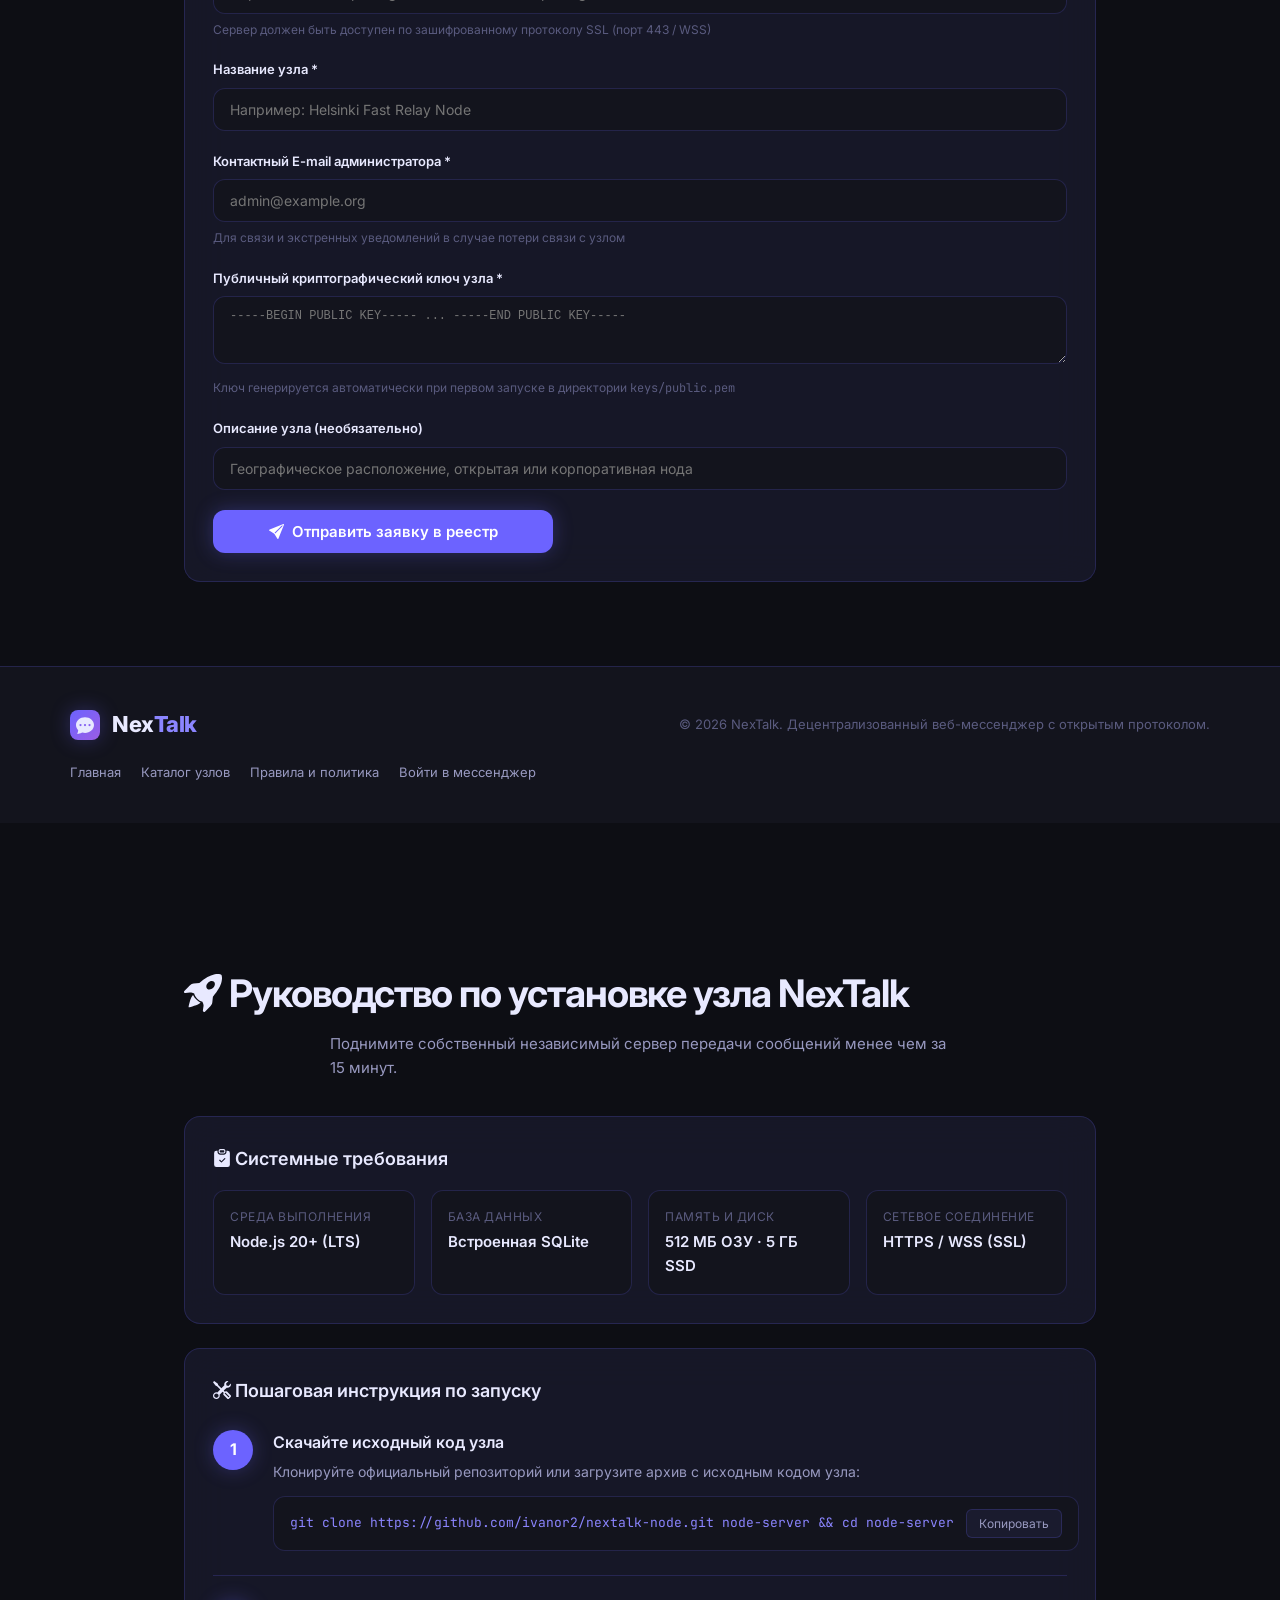
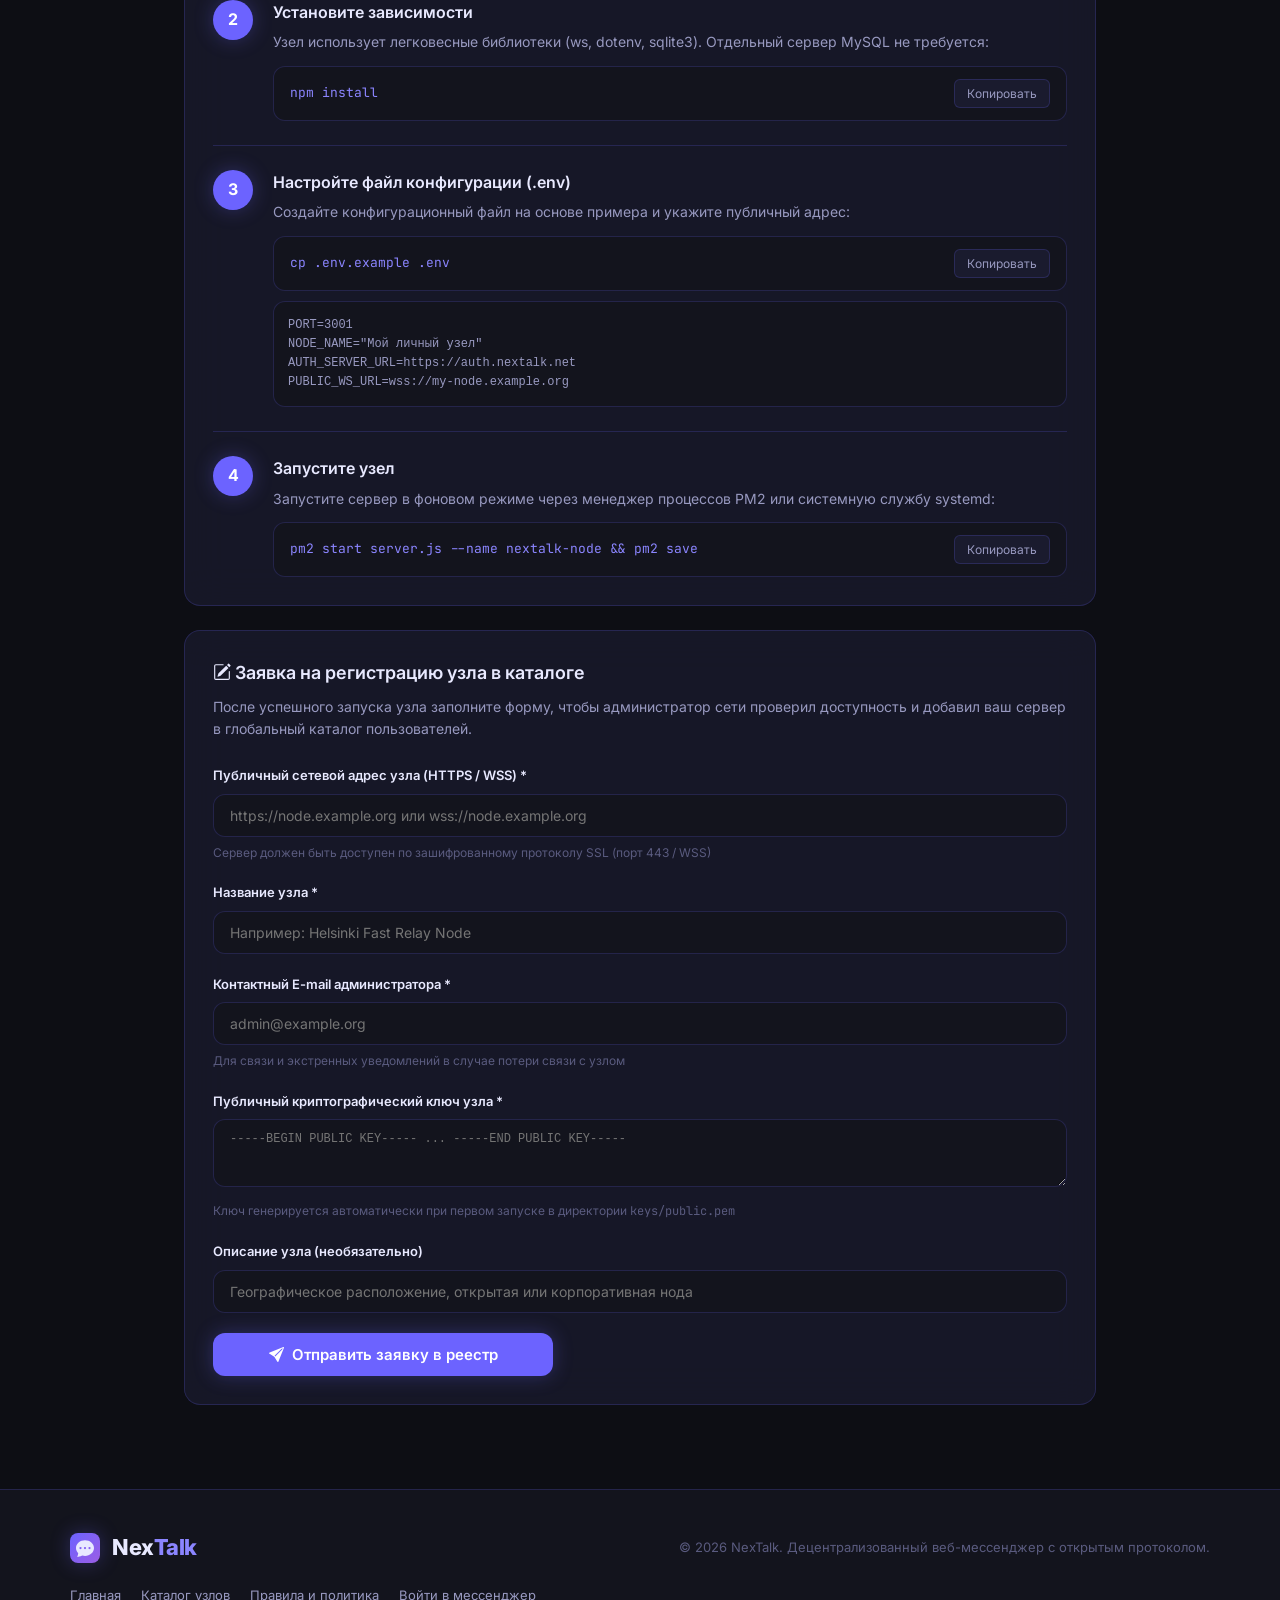
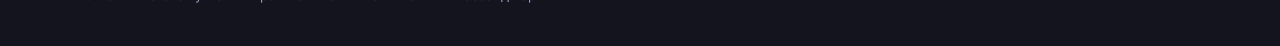
<file: install.html>
<!DOCTYPE html>
<html lang="ru" data-theme="dark">

<head>
  <meta charset="UTF-8">
  <meta name="viewport" content="width=device-width, initial-scale=1.0">
  <title>NexTalk — Руководство по установке своего узла</title>
  <meta name="description"
    content="Пошаговая инструкция по развёртыванию независимого узла передачи сообщений сети NexTalk и форма заявки на добавление в глобальный каталог.">
  <!-- SEO / Social -->
  <meta property="og:type" content="website">
  <meta property="og:title" content="NexTalk — Руководство по установке своего узла">
  <meta property="og:description"
    content="Пошаговая инструкция по развёртыванию независимого узла передачи сообщений сети NexTalk и форма заявки на добавление в глобальный каталог.">
  <meta name="twitter:card" content="summary_large_image">
  <link rel="icon"
    href="data:image/svg+xml,<svg xmlns='http://www.w3.org/2000/svg' viewBox='0 0 16 16'><text y='14' font-size='14'>%F0%9F%92%AC</text></svg>">
  <!-- Performance: early font connections -->
  <link rel="preconnect" href="https://fonts.googleapis.com">
  <link rel="preconnect" href="https://fonts.gstatic.com" crossorigin>
  <link rel="stylesheet"
    href="https://fonts.googleapis.com/css2?family=Inter:wght@300;400;500;600;700;800&family=JetBrains+Mono:wght@400;500;600&display=swap"
    media="print" onload="this.media='all'"><noscript>
    <link rel="stylesheet"
      href="https://fonts.googleapis.com/css2?family=Inter:wght@300;400;500;600;700;800&family=JetBrains+Mono:wght@400;500;600&display=swap">
  </noscript>
  <link rel="stylesheet" href="css/style.css"><!-- Yandex.Metrika counter -->
  <script type="text/javascript">
    (function (m, e, t, r, i, k, a) {
      m[i] = m[i] || function () { (m[i].a = m[i].a || []).push(arguments) };
      m[i].l = 1 * new Date();
      for (var j = 0; j < document.scripts.length; j++) { if (document.scripts[j].src === r) { return; } }
      k = e.createElement(t), a = e.getElementsByTagName(t)[0], k.async = 1, k.src = r, a.parentNode.insertBefore(k, a)
    })(window, document, 'script', 'https://mc.yandex.ru/metrika/tag.js?id=114180431', 'ym');

    ym(114180431, 'init', { ssr: true, webvisor: true, clickmap: true, ecommerce: "dataLayer", referrer: document.referrer, url: location.href, accurateTrackBounce: true, trackLinks: true });
  </script>
  <noscript>
    <div><img src="https://mc.yandex.ru/watch/114180431" style="position:absolute; left:-9999px;" alt="" /></div>
  </noscript>
  <!-- /Yandex.Metrika counter -->
</head>

<body><!-- NAV -->
  <nav class="nav" id="mainNav"><a href="index.html" class="nav-logo">
      <div class="logo-icon"><svg xmlns="http://www.w3.org/2000/svg" width="16" height="16" fill="currentColor"
          class="bi bi-chat-dots-fill" viewBox="0 0 16 16">
          <path
            d="M16 8c0 3.866-3.582 7-8 7a9 9 0 0 1-2.347-.306c-.584.296-1.925.864-4.181 1.234-.2.032-.352-.176-.273-.362.354-.836.674-1.95.77-2.966C.744 11.37 0 9.76 0 8c0-3.866 3.582-7 8-7s8 3.134 8 7M5 8a1 1 0 1 0-2 0 1 1 0 0 0 2 0m4 0a1 1 0 1 0-2 0 1 1 0 0 0 2 0m3 1a1 1 0 1 0 0-2 1 1 0 0 0 0 2" />
        </svg></div><span>Nex<em>Talk</em></span>
    </a><button class="nav-burger" id="navBurger" aria-label="Меню"><svg xmlns="http://www.w3.org/2000/svg" width="16"
        height="16" fill="currentColor" class="bi bi-list" viewBox="0 0 16 16">
        <path fill-rule="evenodd"
          d="M2.5 12a.5.5 0 0 1 .5-.5h10a.5.5 0 0 1 0 1H3a.5.5 0 0 1-.5-.5m0-4a.5.5 0 0 1 .5-.5h10a.5.5 0 0 1 0 1H3a.5.5 0 0 1-.5-.5m0-4a.5.5 0 0 1 .5-.5h10a.5.5 0 0 1 0 1H3a.5.5 0 0 1-.5-.5" />
      </svg></button>
    <div class="nav-links" id="navLinks"><a href="index.html#features" class="nav-link">Возможности</a><a
        href="index.html#how" class="nav-link">Как это работает</a><a href="nodes.html" class="nav-link">Каталог
        узлов</a><a href="install.html" class="nav-link nav-link-active">Установка узла</a><a href="rules.html"
        class="nav-link">Правила</a><button class="theme-toggle" id="themeToggle" title="Переключить тему"><svg
          xmlns="http://www.w3.org/2000/svg" width="16" height="16" fill="currentColor" class="bi bi-moon-stars-fill"
          viewBox="0 0 16 16">
          <path
            d="M6 .278a.77.77 0 0 1 .08.858 7.2 7.2 0 0 0-.878 3.46c0 4.021 3.278 7.277 7.318 7.277q.792-.001 1.533-.16a.79.79 0 0 1 .81.316.73.73 0 0 1-.031.893A8.35 8.35 0 0 1 8.344 16C3.734 16 0 12.286 0 7.71 0 4.266 2.114 1.312 5.124.06A.75.75 0 0 1 6 .278" />
          <path
            d="M10.794 3.148a.217.217 0 0 1 .412 0l.387 1.162c.173.518.579.924 1.097 1.097l1.162.387a.217.217 0 0 1 0 .412l-1.162.387a1.73 1.73 0 0 0-1.097 1.097l-.387 1.162a.217.217 0 0 1-.412 0l-.387-1.162A1.73 1.73 0 0 0 9.31 6.593l-1.162-.387a.217.217 0 0 1 0-.412l1.162-.387a1.73 1.73 0 0 0 1.097-1.097zM13.863.099a.145.145 0 0 1 .274 0l.258.774c.115.346.386.617.732.732l.774.258a.145.145 0 0 1 0 .274l-.774.258a1.16 1.16 0 0 0-.732.732l-.258.774a.145.145 0 0 1-.274 0l-.258-.774a1.16 1.16 0 0 0-.732-.732l-.774-.258a.145.145 0 0 1 0-.274l.774-.258c.346-.115.617-.386.732-.732z" />
        </svg></button><a href="../login.php" class="btn btn-ghost" style="margin-left: 6px;">Войти</a><a
        href="../register.php" class="btn btn-primary">Регистрация</a></div>
  </nav>
  <div class="nav-spacer"></div><!-- MAIN CONTENT -->
  <main class="section" style="max-width: 960px;">
    <div style="margin-bottom: 36px;">
      <h1 class="section-title" style="text-align: left; margin-bottom: 8px;"><svg xmlns="http://www.w3.org/2000/svg"
          width="16" height="16" fill="currentColor" class="bi bi-rocket-takeoff-fill" viewBox="0 0 16 16">
          <path
            d="M12.17 9.53c2.307-2.592 3.278-4.684 3.641-6.218.21-.887.214-1.58.16-2.065a3.6 3.6 0 0 0-.108-.563 2 2 0 0 0-.078-.23V.453c-.073-.164-.168-.234-.352-.295a2 2 0 0 0-.16-.045 4 4 0 0 0-.57-.093c-.49-.044-1.19-.03-2.08.188-1.536.374-3.618 1.343-6.161 3.604l-2.4.238h-.006a2.55 2.55 0 0 0-1.524.734L.15 7.17a.512.512 0 0 0 .433.868l1.896-.271c.28-.04.592.013.955.132.232.076.437.16.655.248l.203.083c.196.816.66 1.58 1.275 2.195.613.614 1.376 1.08 2.191 1.277l.082.202c.089.218.173.424.249.657.118.363.172.676.132.956l-.271 1.9a.512.512 0 0 0 .867.433l2.382-2.386c.41-.41.668-.949.732-1.526zm.11-3.699c-.797.8-1.93.961-2.528.362-.598-.6-.436-1.733.361-2.532.798-.799 1.93-.96 2.528-.361s.437 1.732-.36 2.531Z" />
          <path
            d="M5.205 10.787a7.6 7.6 0 0 0 1.804 1.352c-1.118 1.007-4.929 2.028-5.054 1.903-.126-.127.737-4.189 1.839-5.18.346.69.837 1.35 1.411 1.925" />
        </svg> Руководство по установке узла NexTalk</h1>
      <p class="section-desc" style="text-align: left; margin-bottom: 0;">
        Поднимите собственный независимый сервер передачи сообщений менее чем за 15 минут.
      </p>
    </div><!-- Requirements Overview -->
    <div class="settings-card">
      <h3 class="card-title"><svg xmlns="http://www.w3.org/2000/svg" width="16" height="16" fill="currentColor"
          class="bi bi-clipboard-check-fill" viewBox="0 0 16 16">
          <path
            d="M6.5 0A1.5 1.5 0 0 0 5 1.5v1A1.5 1.5 0 0 0 6.5 4h3A1.5 1.5 0 0 0 11 2.5v-1A1.5 1.5 0 0 0 9.5 0zm3 1a.5.5 0 0 1 .5.5v1a.5.5 0 0 1-.5.5h-3a.5.5 0 0 1-.5-.5v-1a.5.5 0 0 1 .5-.5z" />
          <path
            d="M4 1.5H3a2 2 0 0 0-2 2V14a2 2 0 0 0 2 2h10a2 2 0 0 0 2-2V3.5a2 2 0 0 0-2-2h-1v1A2.5 2.5 0 0 1 9.5 5h-3A2.5 2.5 0 0 1 4 2.5zm6.854 7.354-3 3a.5.5 0 0 1-.708 0l-1.5-1.5a.5.5 0 0 1 .708-.708L7.5 10.793l2.646-2.647a.5.5 0 0 1 .708.708" />
        </svg> Системные требования</h3>
      <div class="info-grid">
        <div class="info-item">
          <div class="info-label">Среда выполнения</div>
          <div class="info-value">Node.js 20+ (LTS)</div>
        </div>
        <div class="info-item">
          <div class="info-label">База данных</div>
          <div class="info-value">Встроенная SQLite</div>
        </div>
        <div class="info-item">
          <div class="info-label">Память и диск</div>
          <div class="info-value">512 МБ ОЗУ · 5 ГБ SSD</div>
        </div>
        <div class="info-item">
          <div class="info-label">Сетевое соединение</div>
          <div class="info-value">HTTPS / WSS (SSL)</div>
        </div>
      </div>
    </div><!-- Installation Steps -->
    <div class="settings-card">
      <h3 class="card-title" style="margin-bottom: 24px;"><svg xmlns="http://www.w3.org/2000/svg" width="16" height="16"
          fill="currentColor" class="bi bi-tools" viewBox="0 0 16 16">
          <path
            d="M1 0 0 1l2.2 3.081a1 1 0 0 0 .815.419h.07a1 1 0 0 1 .708.293l2.675 2.675-2.617 2.654A3.003 3.003 0 0 0 0 13a3 3 0 1 0 5.878-.851l2.654-2.617.968.968-.305.914a1 1 0 0 0 .242 1.023l3.27 3.27a.997.997 0 0 0 1.414 0l1.586-1.586a.997.997 0 0 0 0-1.414l-3.27-3.27a1 1 0 0 0-1.023-.242L10.5 9.5l-.96-.96 2.68-2.643A3.005 3.005 0 0 0 16 3q0-.405-.102-.777l-2.14 2.141L12 4l-.364-1.757L13.777.102a3 3 0 0 0-3.675 3.68L7.462 6.46 4.793 3.793a1 1 0 0 1-.293-.707v-.071a1 1 0 0 0-.419-.814zm9.646 10.646a.5.5 0 0 1 .708 0l2.914 2.915a.5.5 0 0 1-.707.707l-2.915-2.914a.5.5 0 0 1 0-.708M3 11l.471.242.529.026.287.445.445.287.026.529L5 13l-.242.471-.026.529-.445.287-.287.445-.529.026L3 15l-.471-.242L2 14.732l-.287-.445L1.268 14l-.026-.529L1 13l.242-.471.026-.529.445-.287.287-.445.529-.026z" />
        </svg> Пошаговая инструкция по запуску</h3>
      <div class="guide-step">
        <div class="guide-step-num">1</div>
        <div class="guide-step-body">
          <h4>Скачайте исходный код узла</h4>
          <p>Клонируйте официальный репозиторий или загрузите архив с исходным кодом узла:</p>
          <div class="code-snippet">
            <code>git clone https://github.com/ivanor2/nextalk-node.git node-server &amp;&amp; cd node-server</code><button
              class="copy-btn" onclick="copyCode(this)">Копировать</button></div>
        </div>
      </div>
      <div class="guide-step">
        <div class="guide-step-num">2</div>
        <div class="guide-step-body">
          <h4>Установите зависимости</h4>
          <p>Узел использует легковесные библиотеки (ws, dotenv, sqlite3). Отдельный сервер MySQL не требуется:</p>
          <div class="code-snippet"><code>npm install</code><button class="copy-btn"
              onclick="copyCode(this)">Копировать</button></div>
        </div>
      </div>
      <div class="guide-step">
        <div class="guide-step-num">3</div>
        <div class="guide-step-body">
          <h4>Настройте файл конфигурации (.env)</h4>
          <p>Создайте конфигурационный файл на основе примера и укажите публичный адрес:</p>
          <div class="code-snippet"><code>cp .env.example .env</code><button class="copy-btn"
              onclick="copyCode(this)">Копировать</button></div>
          <div class="env-example-box">
            PORT=3001<br>
            NODE_NAME="Мой личный узел"<br>
            AUTH_SERVER_URL=https://auth.nextalk.net<br>
            PUBLIC_WS_URL=wss://my-node.example.org
          </div>
        </div>
      </div>
      <div class="guide-step">
        <div class="guide-step-num">4</div>
        <div class="guide-step-body">
          <h4>Запустите узел</h4>
          <p>Запустите сервер в фоновом режиме через менеджер процессов PM2 или системную службу systemd:</p>
          <div class="code-snippet"><code>pm2 start server.js --name nextalk-node &amp;&amp; pm2 save</code><button
              class="copy-btn" onclick="copyCode(this)">Копировать</button></div>
        </div>
      </div>
    </div><!-- Application Form -->
    <div class="settings-card" id="apply">
      <h3 class="card-title"><svg xmlns="http://www.w3.org/2000/svg" width="16" height="16" fill="currentColor"
          class="bi bi-pencil-square" viewBox="0 0 16 16">
          <path
            d="M15.502 1.94a.5.5 0 0 1 0 .706L14.459 3.69l-2-2L13.502.646a.5.5 0 0 1 .707 0l1.293 1.293zm-1.75 2.456-2-2L4.939 9.21a.5.5 0 0 0-.121.196l-.805 2.414a.25.25 0 0 0 .316.316l2.414-.805a.5.5 0 0 0 .196-.12l6.813-6.814z" />
          <path fill-rule="evenodd"
            d="M1 13.5A1.5 1.5 0 0 0 2.5 15h11a1.5 1.5 0 0 0 1.5-1.5v-6a.5.5 0 0 0-1 0v6a.5.5 0 0 1-.5.5h-11a.5.5 0 0 1-.5-.5v-11a.5.5 0 0 1 .5-.5H9a.5.5 0 0 0 0-1H2.5A1.5 1.5 0 0 0 1 2.5z" />
        </svg> Заявка на регистрацию узла в каталоге</h3>
      <p class="card-desc" style="margin-bottom: 24px;">
        После успешного запуска узла заполните форму, чтобы администратор сети проверил доступность и добавил ваш сервер
        в глобальный каталог пользователей.
      </p>
      <form id="registerNodeForm">
        <div class="field"><label for="node_url">Публичный сетевой адрес узла (HTTPS / WSS) *</label><input type="text"
            id="node_url" name="url" required placeholder="https://node.example.org или wss://node.example.org">
          <div class="field-hint">Сервер должен быть доступен по зашифрованному протоколу SSL (порт 443 / WSS)</div>
        </div>
        <div class="field"><label for="node_name">Название узла *</label><input type="text" id="node_name" name="name"
            required maxlength="64" placeholder="Например: Helsinki Fast Relay Node"></div>
        <div class="field"><label for="admin_email">Контактный E-mail администратора *</label><input type="email"
            id="admin_email" name="email" required placeholder="admin@example.org">
          <div class="field-hint">Для связи и экстренных уведомлений в случае потери связи с узлом</div>
        </div>
        <div class="field"><label for="public_key">Публичный криптографический ключ узла *</label><textarea
            id="public_key" name="public_key" required rows="3"
            placeholder="-----BEGIN PUBLIC KEY----- ... -----END PUBLIC KEY-----" class="textarea-key-mono"></textarea>
          <div class="field-hint">Ключ генерируется автоматически при первом запуске в директории
            <code>keys/public.pem</code></div>
        </div>
        <div class="field"><label for="node_desc">Описание узла (необязательно)</label><input type="text" id="node_desc"
            name="description" maxlength="200"
            placeholder="Географическое расположение, открытая или корпоративная нода"></div><button type="submit"
          class="btn btn-primary btn-submit" style="max-width: 340px;"><svg xmlns="http://www.w3.org/2000/svg"
            width="16" height="16" fill="currentColor" class="bi bi-send-fill" viewBox="0 0 16 16">
            <path
              d="M15.964.686a.5.5 0 0 0-.65-.65L.767 5.855H.766l-.452.18a.5.5 0 0 0-.082.887l.41.26.001.002 4.995 3.178 3.178 4.995.002.002.26.41a.5.5 0 0 0 .886-.083zm-1.833 1.89L6.637 10.07l-.215-.338a.5.5 0 0 0-.154-.154l-.338-.215 7.494-7.494 1.178-.471z" />
          </svg> Отправить заявку в реестр
        </button>
      </form>
    </div>
  </main><!-- FOOTER -->
  <footer>
    <div class="footer-inner">
      <div class="nav-logo">
        <div class="logo-icon" style="width:30px;height:30px;border-radius:8px"><svg xmlns="http://www.w3.org/2000/svg"
            width="16" height="16" fill="currentColor" class="bi bi-chat-dots-fill" viewBox="0 0 16 16">
            <path
              d="M16 8c0 3.866-3.582 7-8 7a9 9 0 0 1-2.347-.306c-.584.296-1.925.864-4.181 1.234-.2.032-.352-.176-.273-.362.354-.836.674-1.95.77-2.966C.744 11.37 0 9.76 0 8c0-3.866 3.582-7 8-7s8 3.134 8 7M5 8a1 1 0 1 0-2 0 1 1 0 0 0 2 0m4 0a1 1 0 1 0-2 0 1 1 0 0 0 2 0m3 1a1 1 0 1 0 0-2 1 1 0 0 0 0 2" />
          </svg></div><span>Nex<em>Talk</em></span>
      </div>
      <p>© 2026 NexTalk. Децентрализованный веб-мессенджер с открытым протоколом.</p>
      <div class="footer-links"><a href="index.html">Главная</a><a href="nodes.html">Каталог узлов</a><a
          href="rules.html">Правила и политика</a><a href="../login.php">Войти в мессенджер</a></div>
    </div>
  </footer>
  <script src="js/main.js" defer></script>
</body>

</html>

<!DOCTYPE html>
<html lang="ru" data-theme="dark">

<head>
  <meta charset="UTF-8">
  <meta name="viewport" content="width=device-width, initial-scale=1.0">
  <title>NexTalk — Руководство по установке своего узла</title>
  <meta name="description"
    content="Пошаговая инструкция по развёртыванию независимого узла передачи сообщений сети NexTalk и форма заявки на добавление в глобальный каталог.">
  <meta name="robots" content="index, follow">
  <link rel="canonical" href="https://landing/install.html">
  <meta name="theme-color" content="#6C63FF"><!-- SEO / Social -->
  <meta property="og:type" content="website">
  <meta property="og:title" content="NexTalk — Руководство по установке своего узла">
  <meta property="og:description"
    content="Пошаговая инструкция по развёртыванию независимого узла передачи сообщений сети NexTalk и форма заявки на добавление в глобальный каталог.">
  <meta name="twitter:card" content="summary_large_image">
  <link rel="icon"
    href="data:image/svg+xml,<svg xmlns='http://www.w3.org/2000/svg' viewBox='0 0 16 16'><text y='14' font-size='14'>%F0%9F%92%AC</text></svg>">
  <!-- Performance: early font connections -->
  <link rel="preconnect" href="https://fonts.googleapis.com">
  <link rel="preconnect" href="https://fonts.gstatic.com" crossorigin>
  <link rel="stylesheet"
    href="https://fonts.googleapis.com/css2?family=Inter:wght@300;400;500;600;700;800&family=JetBrains+Mono:wght@400;500;600&display=swap"
    media="print" onload="this.media='all'"><noscript>
    <link rel="stylesheet"
      href="https://fonts.googleapis.com/css2?family=Inter:wght@300;400;500;600;700;800&family=JetBrains+Mono:wght@400;500;600&display=swap">
  </noscript>
  <link rel="stylesheet" href="css/style.css">
</head>

<body><!-- NAV -->
  <nav class="nav" id="mainNav"><a href="index.html" class="nav-logo">
      <div class="logo-icon"><svg xmlns="http://www.w3.org/2000/svg" width="16" height="16" fill="currentColor"
          class="bi bi-chat-dots-fill" viewBox="0 0 16 16">
          <path
            d="M16 8c0 3.866-3.582 7-8 7a9 9 0 0 1-2.347-.306c-.584.296-1.925.864-4.181 1.234-.2.032-.352-.176-.273-.362.354-.836.674-1.95.77-2.966C.744 11.37 0 9.76 0 8c0-3.866 3.582-7 8-7s8 3.134 8 7M5 8a1 1 0 1 0-2 0 1 1 0 0 0 2 0m4 0a1 1 0 1 0-2 0 1 1 0 0 0 2 0m3 1a1 1 0 1 0 0-2 1 1 0 0 0 0 2" />
        </svg></div><span>Nex<em>Talk</em></span>
    </a><button class="nav-burger" id="navBurger" aria-label="Меню"><svg xmlns="http://www.w3.org/2000/svg" width="16"
        height="16" fill="currentColor" class="bi bi-list" viewBox="0 0 16 16">
        <path fill-rule="evenodd"
          d="M2.5 12a.5.5 0 0 1 .5-.5h10a.5.5 0 0 1 0 1H3a.5.5 0 0 1-.5-.5m0-4a.5.5 0 0 1 .5-.5h10a.5.5 0 0 1 0 1H3a.5.5 0 0 1-.5-.5m0-4a.5.5 0 0 1 .5-.5h10a.5.5 0 0 1 0 1H3a.5.5 0 0 1-.5-.5" />
      </svg></button>
    <div class="nav-links" id="navLinks"><a href="index.html#features" class="nav-link">Возможности</a><a
        href="index.html#how" class="nav-link">Как это работает</a><a href="nodes.html" class="nav-link">Каталог
        узлов</a><a href="install.html" class="nav-link nav-link-active">Установка узла</a><a href="rules.html"
        class="nav-link">Правила</a><button class="theme-toggle" id="themeToggle" title="Переключить тему"><svg
          xmlns="http://www.w3.org/2000/svg" width="16" height="16" fill="currentColor" class="bi bi-moon-stars-fill"
          viewBox="0 0 16 16">
          <path
            d="M6 .278a.77.77 0 0 1 .08.858 7.2 7.2 0 0 0-.878 3.46c0 4.021 3.278 7.277 7.318 7.277q.792-.001 1.533-.16a.79.79 0 0 1 .81.316.73.73 0 0 1-.031.893A8.35 8.35 0 0 1 8.344 16C3.734 16 0 12.286 0 7.71 0 4.266 2.114 1.312 5.124.06A.75.75 0 0 1 6 .278" />
          <path
            d="M10.794 3.148a.217.217 0 0 1 .412 0l.387 1.162c.173.518.579.924 1.097 1.097l1.162.387a.217.217 0 0 1 0 .412l-1.162.387a1.73 1.73 0 0 0-1.097 1.097l-.387 1.162a.217.217 0 0 1-.412 0l-.387-1.162A1.73 1.73 0 0 0 9.31 6.593l-1.162-.387a.217.217 0 0 1 0-.412l1.162-.387a1.73 1.73 0 0 0 1.097-1.097zM13.863.099a.145.145 0 0 1 .274 0l.258.774c.115.346.386.617.732.732l.774.258a.145.145 0 0 1 0 .274l-.774.258a1.16 1.16 0 0 0-.732.732l-.258.774a.145.145 0 0 1-.274 0l-.258-.774a1.16 1.16 0 0 0-.732-.732l-.774-.258a.145.145 0 0 1 0-.274l.774-.258c.346-.115.617-.386.732-.732z" />
        </svg></button><a href="../login.php" class="btn btn-ghost" style="margin-left: 6px;">Войти</a><a
        href="../register.php" class="btn btn-primary">Регистрация</a></div>
  </nav>
  <div class="nav-spacer"></div><!-- MAIN CONTENT -->
  <main class="section" style="max-width: 960px;">
    <div style="margin-bottom: 36px;">
      <h1 class="section-title" style="text-align: left; margin-bottom: 8px;"><svg xmlns="http://www.w3.org/2000/svg"
          width="16" height="16" fill="currentColor" class="bi bi-rocket-takeoff-fill" viewBox="0 0 16 16">
          <path
            d="M12.17 9.53c2.307-2.592 3.278-4.684 3.641-6.218.21-.887.214-1.58.16-2.065a3.6 3.6 0 0 0-.108-.563 2 2 0 0 0-.078-.23V.453c-.073-.164-.168-.234-.352-.295a2 2 0 0 0-.16-.045 4 4 0 0 0-.57-.093c-.49-.044-1.19-.03-2.08.188-1.536.374-3.618 1.343-6.161 3.604l-2.4.238h-.006a2.55 2.55 0 0 0-1.524.734L.15 7.17a.512.512 0 0 0 .433.868l1.896-.271c.28-.04.592.013.955.132.232.076.437.16.655.248l.203.083c.196.816.66 1.58 1.275 2.195.613.614 1.376 1.08 2.191 1.277l.082.202c.089.218.173.424.249.657.118.363.172.676.132.956l-.271 1.9a.512.512 0 0 0 .867.433l2.382-2.386c.41-.41.668-.949.732-1.526zm.11-3.699c-.797.8-1.93.961-2.528.362-.598-.6-.436-1.733.361-2.532.798-.799 1.93-.96 2.528-.361s.437 1.732-.36 2.531Z" />
          <path
            d="M5.205 10.787a7.6 7.6 0 0 0 1.804 1.352c-1.118 1.007-4.929 2.028-5.054 1.903-.126-.127.737-4.189 1.839-5.18.346.69.837 1.35 1.411 1.925" />
        </svg> Руководство по установке узла NexTalk</h1>
      <p class="section-desc" style="text-align: left; margin-bottom: 0;">
        Поднимите собственный независимый сервер передачи сообщений менее чем за 15 минут.
      </p>
    </div><!-- Requirements Overview -->
    <div class="settings-card">
      <h3 class="card-title"><svg xmlns="http://www.w3.org/2000/svg" width="16" height="16" fill="currentColor"
          class="bi bi-clipboard-check-fill" viewBox="0 0 16 16">
          <path
            d="M6.5 0A1.5 1.5 0 0 0 5 1.5v1A1.5 1.5 0 0 0 6.5 4h3A1.5 1.5 0 0 0 11 2.5v-1A1.5 1.5 0 0 0 9.5 0zm3 1a.5.5 0 0 1 .5.5v1a.5.5 0 0 1-.5.5h-3a.5.5 0 0 1-.5-.5v-1a.5.5 0 0 1 .5-.5z" />
          <path
            d="M4 1.5H3a2 2 0 0 0-2 2V14a2 2 0 0 0 2 2h10a2 2 0 0 0 2-2V3.5a2 2 0 0 0-2-2h-1v1A2.5 2.5 0 0 1 9.5 5h-3A2.5 2.5 0 0 1 4 2.5zm6.854 7.354-3 3a.5.5 0 0 1-.708 0l-1.5-1.5a.5.5 0 0 1 .708-.708L7.5 10.793l2.646-2.647a.5.5 0 0 1 .708.708" />
        </svg> Системные требования</h3>
      <div class="info-grid">
        <div class="info-item">
          <div class="info-label">Среда выполнения</div>
          <div class="info-value">Node.js 20+ (LTS)</div>
        </div>
        <div class="info-item">
          <div class="info-label">База данных</div>
          <div class="info-value">Встроенная SQLite</div>
        </div>
        <div class="info-item">
          <div class="info-label">Память и диск</div>
          <div class="info-value">512 МБ ОЗУ · 5 ГБ SSD</div>
        </div>
        <div class="info-item">
          <div class="info-label">Сетевое соединение</div>
          <div class="info-value">HTTPS / WSS (SSL)</div>
        </div>
      </div>
    </div><!-- Installation Steps -->
    <div class="settings-card">
      <h3 class="card-title" style="margin-bottom: 24px;"><svg xmlns="http://www.w3.org/2000/svg" width="16" height="16"
          fill="currentColor" class="bi bi-tools" viewBox="0 0 16 16">
          <path
            d="M1 0 0 1l2.2 3.081a1 1 0 0 0 .815.419h.07a1 1 0 0 1 .708.293l2.675 2.675-2.617 2.654A3.003 3.003 0 0 0 0 13a3 3 0 1 0 5.878-.851l2.654-2.617.968.968-.305.914a1 1 0 0 0 .242 1.023l3.27 3.27a.997.997 0 0 0 1.414 0l1.586-1.586a.997.997 0 0 0 0-1.414l-3.27-3.27a1 1 0 0 0-1.023-.242L10.5 9.5l-.96-.96 2.68-2.643A3.005 3.005 0 0 0 16 3q0-.405-.102-.777l-2.14 2.141L12 4l-.364-1.757L13.777.102a3 3 0 0 0-3.675 3.68L7.462 6.46 4.793 3.793a1 1 0 0 1-.293-.707v-.071a1 1 0 0 0-.419-.814zm9.646 10.646a.5.5 0 0 1 .708 0l2.914 2.915a.5.5 0 0 1-.707.707l-2.915-2.914a.5.5 0 0 1 0-.708M3 11l.471.242.529.026.287.445.445.287.026.529L5 13l-.242.471-.026.529-.445.287-.287.445-.529.026L3 15l-.471-.242L2 14.732l-.287-.445L1.268 14l-.026-.529L1 13l.242-.471.026-.529.445-.287.287-.445.529-.026z" />
        </svg> Пошаговая инструкция по запуску</h3>
      <div class="guide-step">
        <div class="guide-step-num">1</div>
        <div class="guide-step-body">
          <h4>Скачайте исходный код узла</h4>
          <p>Клонируйте официальный репозиторий или загрузите архив с исходным кодом узла:</p>
          <div class="code-snippet">
            <code>git clone https://github.com/ivanor2/nextalk-node.git node-server &amp;&amp; cd node-server</code><button
              class="copy-btn" onclick="copyCode(this)">Копировать</button>
          </div>
        </div>
      </div>
      <div class="guide-step">
        <div class="guide-step-num">2</div>
        <div class="guide-step-body">
          <h4>Установите зависимости</h4>
          <p>Узел использует легковесные библиотеки (ws, dotenv, sqlite3). Отдельный сервер MySQL не требуется:
          </p>
          <div class="code-snippet"><code>npm install</code><button class="copy-btn"
              onclick="copyCode(this)">Копировать</button></div>
        </div>
      </div>
      <div class="guide-step">
        <div class="guide-step-num">3</div>
        <div class="guide-step-body">
          <h4>Настройте файл конфигурации (.env)</h4>
          <p>Создайте конфигурационный файл на основе примера и укажите публичный адрес:</p>
          <div class="code-snippet"><code>cp .env.example .env</code><button class="copy-btn"
              onclick="copyCode(this)">Копировать</button></div>
          <div class="env-example-box">
            PORT=3001<br>
            NODE_NAME="Мой личный узел"<br>
            AUTH_SERVER_URL=https://auth.nextalk.net<br>
            PUBLIC_WS_URL=wss://my-node.example.org
          </div>
        </div>
      </div>
      <div class="guide-step">
        <div class="guide-step-num">4</div>
        <div class="guide-step-body">
          <h4>Запустите узел</h4>
          <p>Запустите сервер в фоновом режиме через менеджер процессов PM2 или системную службу systemd:</p>
          <div class="code-snippet">
            <code>pm2 start server.js --name nextalk-node &amp;&amp; pm2 save</code><button class="copy-btn"
              onclick="copyCode(this)">Копировать</button>
          </div>
        </div>
      </div>
    </div><!-- Application Form -->
    <div class="settings-card" id="apply">
      <h3 class="card-title"><svg xmlns="http://www.w3.org/2000/svg" width="16" height="16" fill="currentColor"
          class="bi bi-pencil-square" viewBox="0 0 16 16">
          <path
            d="M15.502 1.94a.5.5 0 0 1 0 .706L14.459 3.69l-2-2L13.502.646a.5.5 0 0 1 .707 0l1.293 1.293zm-1.75 2.456-2-2L4.939 9.21a.5.5 0 0 0-.121.196l-.805 2.414a.25.25 0 0 0 .316.316l2.414-.805a.5.5 0 0 0 .196-.12l6.813-6.814z" />
          <path fill-rule="evenodd"
            d="M1 13.5A1.5 1.5 0 0 0 2.5 15h11a1.5 1.5 0 0 0 1.5-1.5v-6a.5.5 0 0 0-1 0v6a.5.5 0 0 1-.5.5h-11a.5.5 0 0 1-.5-.5v-11a.5.5 0 0 1 .5-.5H9a.5.5 0 0 0 0-1H2.5A1.5 1.5 0 0 0 1 2.5z" />
        </svg> Заявка на регистрацию узла в каталоге</h3>
      <p class="card-desc" style="margin-bottom: 24px;">
        После успешного запуска узла заполните форму, чтобы администратор сети проверил доступность и добавил
        ваш сервер в глобальный каталог пользователей.
      </p>
      <form id="registerNodeForm">
        <div class="field"><label for="node_url">Публичный сетевой адрес узла (HTTPS / WSS) *</label><input type="text"
            id="node_url" name="url" required placeholder="https://node.example.org или wss://node.example.org">
          <div class="field-hint">Сервер должен быть доступен по зашифрованному протоколу SSL (порт 443 / WSS)
          </div>
        </div>
        <div class="field"><label for="node_name">Название узла *</label><input type="text" id="node_name" name="name"
            required maxlength="64" placeholder="Например: Helsinki Fast Relay Node"></div>
        <div class="field"><label for="admin_email">Контактный E-mail администратора *</label><input type="email"
            id="admin_email" name="email" required placeholder="admin@example.org">
          <div class="field-hint">Для связи и экстренных уведомлений в случае потери связи с узлом</div>
        </div>
        <div class="field"><label for="public_key">Публичный криптографический ключ узла *</label><textarea
            id="public_key" name="public_key" required rows="3"
            placeholder="-----BEGIN PUBLIC KEY----- ... -----END PUBLIC KEY-----" class="textarea-key-mono"></textarea>
          <div class="field-hint">Ключ генерируется автоматически при первом запуске в директории
            <code>keys/public.pem</code>
          </div>
        </div>
        <div class="field"><label for="node_desc">Описание узла (необязательно)</label><input type="text" id="node_desc"
            name="description" maxlength="200"
            placeholder="Географическое расположение, открытая или корпоративная нода"></div><button type="submit"
          class="btn btn-primary btn-submit" style="max-width: 340px;"><svg xmlns="http://www.w3.org/2000/svg"
            width="16" height="16" fill="currentColor" class="bi bi-send-fill" viewBox="0 0 16 16">
            <path
              d="M15.964.686a.5.5 0 0 0-.65-.65L.767 5.855H.766l-.452.18a.5.5 0 0 0-.082.887l.41.26.001.002 4.995 3.178 3.178 4.995.002.002.26.41a.5.5 0 0 0 .886-.083zm-1.833 1.89L6.637 10.07l-.215-.338a.5.5 0 0 0-.154-.154l-.338-.215 7.494-7.494 1.178-.471z" />
          </svg> Отправить заявку в реестр
        </button>
      </form>
    </div>
  </main><!-- FOOTER -->
  <footer>
    <div class="footer-inner">
      <div class="nav-logo">
        <div class="logo-icon" style="width:30px;height:30px;border-radius:8px"><svg xmlns="http://www.w3.org/2000/svg"
            width="16" height="16" fill="currentColor" class="bi bi-chat-dots-fill" viewBox="0 0 16 16">
            <path
              d="M16 8c0 3.866-3.582 7-8 7a9 9 0 0 1-2.347-.306c-.584.296-1.925.864-4.181 1.234-.2.032-.352-.176-.273-.362.354-.836.674-1.95.77-2.966C.744 11.37 0 9.76 0 8c0-3.866 3.582-7 8-7s8 3.134 8 7M5 8a1 1 0 1 0-2 0 1 1 0 0 0 2 0m4 0a1 1 0 1 0-2 0 1 1 0 0 0 2 0m3 1a1 1 0 1 0 0-2 1 1 0 0 0 0 2" />
          </svg></div><span>Nex<em>Talk</em></span>
      </div>
      <p>© 2026 NexTalk. Децентрализованный веб-мессенджер с открытым протоколом.</p>
      <div class="footer-links"><a href="index.html">Главная</a><a href="nodes.html">Каталог узлов</a><a
          href="rules.html">Правила и политика</a><a href="../login.php">Войти в мессенджер</a></div>
    </div>
  </footer>
  <script src="js/main.js" defer></script>
</body>

</html>
</file>
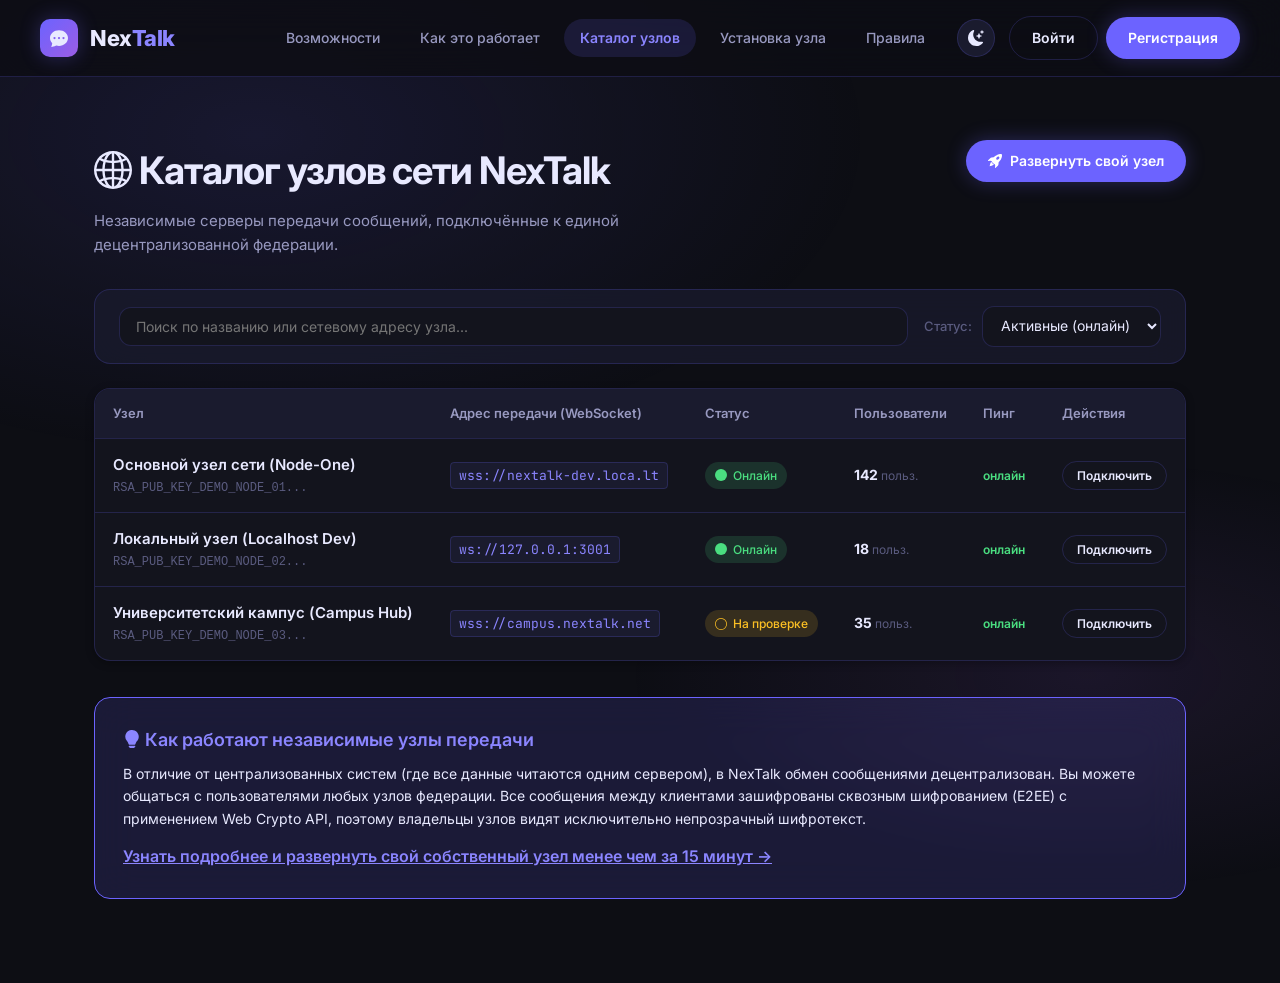
<file: nodes.html>
<!DOCTYPE html>
<html lang="ru" data-theme="dark">

<head>
  <meta charset="UTF-8">
  <meta name="viewport" content="width=device-width, initial-scale=1.0">
  <title>NexTalk — Каталог федеративных узлов сети</title>
  <meta name="description"
    content="Реестр публичных и независимых узлов передачи сообщений децентрализованной сети NexTalk. Выберите узел или подключите свой.">
  <!-- SEO / Social -->
  <meta property="og:type" content="website">
  <meta property="og:title" content="NexTalk — Каталог федеративных узлов сети">
  <meta property="og:description"
    content="Реестр публичных и независимых узлов передачи сообщений децентрализованной сети NexTalk. Выберите узел или подключите свой.">
  <meta name="twitter:card" content="summary_large_image">
  <link rel="icon"
    href="data:image/svg+xml,<svg xmlns='http://www.w3.org/2000/svg' viewBox='0 0 16 16'><text y='14' font-size='14'>%F0%9F%92%AC</text></svg>">
  <!-- Performance: early font connections -->
  <link rel="preconnect" href="https://fonts.googleapis.com">
  <link rel="preconnect" href="https://fonts.gstatic.com" crossorigin>
  <link rel="stylesheet"
    href="https://fonts.googleapis.com/css2?family=Inter:wght@300;400;500;600;700;800&family=JetBrains+Mono:wght@400;500;600&display=swap"
    media="print" onload="this.media='all'"><noscript>
    <link rel="stylesheet"
      href="https://fonts.googleapis.com/css2?family=Inter:wght@300;400;500;600;700;800&family=JetBrains+Mono:wght@400;500;600&display=swap">
  </noscript>
  <link rel="stylesheet" href="css/style.css"><!-- Yandex.Metrika counter -->
  <script type="text/javascript">
    (function (m, e, t, r, i, k, a) {
      m[i] = m[i] || function () { (m[i].a = m[i].a || []).push(arguments) };
      m[i].l = 1 * new Date();
      for (var j = 0; j < document.scripts.length; j++) { if (document.scripts[j].src === r) { return; } }
      k = e.createElement(t), a = e.getElementsByTagName(t)[0], k.async = 1, k.src = r, a.parentNode.insertBefore(k, a)
    })(window, document, 'script', 'https://mc.yandex.ru/metrika/tag.js?id=114180431', 'ym');

    ym(114180431, 'init', { ssr: true, webvisor: true, clickmap: true, ecommerce: "dataLayer", referrer: document.referrer, url: location.href, accurateTrackBounce: true, trackLinks: true });
  </script>
  <noscript>
    <div><img src="https://mc.yandex.ru/watch/114180431" style="position:absolute; left:-9999px;" alt="" /></div>
  </noscript>
  <!-- /Yandex.Metrika counter -->
</head>

<body><!-- NAV -->
  <nav class="nav" id="mainNav"><a href="index.html" class="nav-logo">
      <div class="logo-icon"><svg xmlns="http://www.w3.org/2000/svg" width="16" height="16" fill="currentColor"
          class="bi bi-chat-dots-fill" viewBox="0 0 16 16">
          <path
            d="M16 8c0 3.866-3.582 7-8 7a9 9 0 0 1-2.347-.306c-.584.296-1.925.864-4.181 1.234-.2.032-.352-.176-.273-.362.354-.836.674-1.95.77-2.966C.744 11.37 0 9.76 0 8c0-3.866 3.582-7 8-7s8 3.134 8 7M5 8a1 1 0 1 0-2 0 1 1 0 0 0 2 0m4 0a1 1 0 1 0-2 0 1 1 0 0 0 2 0m3 1a1 1 0 1 0 0-2 1 1 0 0 0 0 2" />
        </svg></div><span>Nex<em>Talk</em></span>
    </a><button class="nav-burger" id="navBurger" aria-label="Меню"><svg xmlns="http://www.w3.org/2000/svg" width="16"
        height="16" fill="currentColor" class="bi bi-list" viewBox="0 0 16 16">
        <path fill-rule="evenodd"
          d="M2.5 12a.5.5 0 0 1 .5-.5h10a.5.5 0 0 1 0 1H3a.5.5 0 0 1-.5-.5m0-4a.5.5 0 0 1 .5-.5h10a.5.5 0 0 1 0 1H3a.5.5 0 0 1-.5-.5m0-4a.5.5 0 0 1 .5-.5h10a.5.5 0 0 1 0 1H3a.5.5 0 0 1-.5-.5" />
      </svg></button>
    <div class="nav-links" id="navLinks"><a href="index.html#features" class="nav-link">Возможности</a><a
        href="index.html#how" class="nav-link">Как это работает</a><a href="nodes.html"
        class="nav-link nav-link-active">Каталог узлов</a><a href="install.html" class="nav-link">Установка узла</a><a
        href="rules.html" class="nav-link">Правила</a><button class="theme-toggle" id="themeToggle"
        title="Переключить тему"><svg xmlns="http://www.w3.org/2000/svg" width="16" height="16" fill="currentColor"
          class="bi bi-moon-stars-fill" viewBox="0 0 16 16">
          <path
            d="M6 .278a.77.77 0 0 1 .08.858 7.2 7.2 0 0 0-.878 3.46c0 4.021 3.278 7.277 7.318 7.277q.792-.001 1.533-.16a.79.79 0 0 1 .81.316.73.73 0 0 1-.031.893A8.35 8.35 0 0 1 8.344 16C3.734 16 0 12.286 0 7.71 0 4.266 2.114 1.312 5.124.06A.75.75 0 0 1 6 .278" />
          <path
            d="M10.794 3.148a.217.217 0 0 1 .412 0l.387 1.162c.173.518.579.924 1.097 1.097l1.162.387a.217.217 0 0 1 0 .412l-1.162.387a1.73 1.73 0 0 0-1.097 1.097l-.387 1.162a.217.217 0 0 1-.412 0l-.387-1.162A1.73 1.73 0 0 0 9.31 6.593l-1.162-.387a.217.217 0 0 1 0-.412l1.162-.387a1.73 1.73 0 0 0 1.097-1.097zM13.863.099a.145.145 0 0 1 .274 0l.258.774c.115.346.386.617.732.732l.774.258a.145.145 0 0 1 0 .274l-.774.258a1.16 1.16 0 0 0-.732.732l-.258.774a.145.145 0 0 1-.274 0l-.258-.774a1.16 1.16 0 0 0-.732-.732l-.774-.258a.145.145 0 0 1 0-.274l.774-.258c.346-.115.617-.386.732-.732z" />
        </svg></button><a href="../login.php" class="btn btn-ghost" style="margin-left: 6px;">Войти</a><a
        href="../register.php" class="btn btn-primary">Регистрация</a></div>
  </nav>
  <div class="nav-spacer"></div><!-- MAIN CONTENT -->
  <main class="section">
    <div
      style="display: flex; justify-content: space-between; align-items: flex-start; flex-wrap: wrap; gap: 20px; margin-bottom: 32px;">
      <div>
        <h1 class="section-title" style="text-align: left; margin-bottom: 8px;"><svg xmlns="http://www.w3.org/2000/svg"
            width="16" height="16" fill="currentColor" class="bi bi-globe2" viewBox="0 0 16 16">
            <path
              d="M0 8a8 8 0 1 1 16 0A8 8 0 0 1 0 8m7.5-6.923c-.67.204-1.335.82-1.887 1.855q-.215.403-.395.872c.705.157 1.472.257 2.282.287zM4.249 3.539q.214-.577.481-1.078a7 7 0 0 1 .597-.933A7 7 0 0 0 3.051 3.05q.544.277 1.198.49zM3.509 7.5c.036-1.07.188-2.087.436-3.008a9 9 0 0 1-1.565-.667A6.96 6.96 0 0 0 1.018 7.5zm1.4-2.741a12.3 12.3 0 0 0-.4 2.741H7.5V5.091c-.91-.03-1.783-.145-2.591-.332M8.5 5.09V7.5h2.99a12.3 12.3 0 0 0-.399-2.741c-.808.187-1.681.301-2.591.332zM4.51 8.5c.035.987.176 1.914.399 2.741A13.6 13.6 0 0 1 7.5 10.91V8.5zm3.99 0v2.409c.91.03 1.783.145 2.591.332.223-.827.364-1.754.4-2.741zm-3.282 3.696q.18.469.395.872c.552 1.035 1.218 1.65 1.887 1.855V11.91c-.81.03-1.577.13-2.282.287zm.11 2.276a7 7 0 0 1-.598-.933 9 9 0 0 1-.481-1.079 8.4 8.4 0 0 0-1.198.49 7 7 0 0 0 2.276 1.522zm-1.383-2.964A13.4 13.4 0 0 1 3.508 8.5h-2.49a6.96 6.96 0 0 0 1.362 3.675c.47-.258.995-.482 1.565-.667m6.728 2.964a7 7 0 0 0 2.275-1.521 8.4 8.4 0 0 0-1.197-.49 9 9 0 0 1-.481 1.078 7 7 0 0 1-.597.933M8.5 11.909v3.014c.67-.204 1.335-.82 1.887-1.855q.216-.403.395-.872A12.6 12.6 0 0 0 8.5 11.91zm3.555-.401c.57.185 1.095.409 1.565.667A6.96 6.96 0 0 0 14.982 8.5h-2.49a13.4 13.4 0 0 1-.437 3.008M14.982 7.5a6.96 6.96 0 0 0-1.362-3.675c-.47.258-.995.482-1.565.667.248.92.4 1.938.437 3.008zM11.27 2.461q.266.502.482 1.078a8.4 8.4 0 0 0 1.196-.49 7 7 0 0 0-2.275-1.52c.218.283.418.597.597.932m-.488 1.343a8 8 0 0 0-.395-.872C9.835 1.897 9.17 1.282 8.5 1.077V4.09c.81-.03 1.577-.13 2.282-.287z" />
          </svg> Каталог узлов сети NexTalk</h1>
        <p class="section-desc" style="text-align: left; margin-bottom: 0;">
          Независимые серверы передачи сообщений, подключённые к единой децентрализованной федерации.
        </p>
      </div>
      <div><a href="install.html" class="btn btn-primary"><svg xmlns="http://www.w3.org/2000/svg" width="16" height="16"
            fill="currentColor" class="bi bi-rocket-takeoff-fill" viewBox="0 0 16 16">
            <path
              d="M12.17 9.53c2.307-2.592 3.278-4.684 3.641-6.218.21-.887.214-1.58.16-2.065a3.6 3.6 0 0 0-.108-.563 2 2 0 0 0-.078-.23V.453c-.073-.164-.168-.234-.352-.295a2 2 0 0 0-.16-.045 4 4 0 0 0-.57-.093c-.49-.044-1.19-.03-2.08.188-1.536.374-3.618 1.343-6.161 3.604l-2.4.238h-.006a2.55 2.55 0 0 0-1.524.734L.15 7.17a.512.512 0 0 0 .433.868l1.896-.271c.28-.04.592.013.955.132.232.076.437.16.655.248l.203.083c.196.816.66 1.58 1.275 2.195.613.614 1.376 1.08 2.191 1.277l.082.202c.089.218.173.424.249.657.118.363.172.676.132.956l-.271 1.9a.512.512 0 0 0 .867.433l2.382-2.386c.41-.41.668-.949.732-1.526zm.11-3.699c-.797.8-1.93.961-2.528.362-.598-.6-.436-1.733.361-2.532.798-.799 1.93-.96 2.528-.361s.437 1.732-.36 2.531Z" />
            <path
              d="M5.205 10.787a7.6 7.6 0 0 0 1.804 1.352c-1.118 1.007-4.929 2.028-5.054 1.903-.126-.127.737-4.189 1.839-5.18.346.69.837 1.35 1.411 1.925" />
          </svg> Развернуть свой узел
        </a></div>
    </div><!-- Search & Filter Controls -->
    <div class="settings-card" style="padding: 16px 24px; margin-bottom: 24px;">
      <div style="display: flex; justify-content: space-between; align-items: center; flex-wrap: wrap; gap: 16px;">
        <div style="flex: 1; min-width: 260px;"><input type="text" id="nodeSearchInput"
            placeholder="Поиск по названию или сетевому адресу узла..." class="input-search-node"></div>
        <div style="display: flex; align-items: center; gap: 10px;"><span
            style="font-size: 13px; color: var(--text-muted); font-weight: 500;">Статус:</span><select
            id="nodeStatusFilter"
            style="width: auto; padding: 10px 14px; background: var(--bg-surface); border: 1px solid var(--glass-border); border-radius: var(--radius-md); color: var(--text-primary);">
            <option value="all">Все узлы</option>
            <option value="active" selected>Активные (онлайн)</option>
            <option value="pending">На проверке</option>
          </select></div>
      </div>
    </div><!-- Nodes Table -->
    <div class="table-wrap">
      <table class="data-table" id="nodesTable">
        <thead>
          <tr>
            <th>Узел</th>
            <th>Адрес передачи (WebSocket)</th>
            <th>Статус</th>
            <th>Пользователи</th>
            <th>Пинг</th>
            <th>Действия</th>
          </tr>
        </thead>
        <tbody id="nodesTbody">
          <tr class="node-row" data-status="active"
            data-search="основной узел сети nextalk-dev.loca.lt wss://nextalk-dev.loca.lt">
            <td>
              <div class="node-name-title">Основной узел сети (Node-One)</div>
              <div class="node-key-mono">RSA_PUB_KEY_DEMO_NODE_01...</div>
            </td>
            <td><code class="code-tag">wss://nextalk-dev.loca.lt</code></td>
            <td><span class="badge-status badge-active"><svg xmlns="http://www.w3.org/2000/svg" width="16" height="16"
                  fill="currentColor" class="bi bi-circle-fill" viewBox="0 0 16 16">
                  <circle cx="8" cy="8" r="8" />
                </svg> Онлайн</span></td>
            <td><span style="font-weight: 700;">142</span><span style="font-size: 12px; color: var(--text-muted);">
                польз.</span></td>
            <td><span class="ping-badge" data-url="https://nextalk-dev.loca.lt">...</span></td>
            <td><button class="btn btn-ghost btn-sm connect-node-btn" data-ws="wss://nextalk-dev.loca.lt"
                title="Подключиться к этому узлу">
                Подключить
              </button></td>
          </tr>
          <tr class="node-row" data-status="active" data-search="локальный узел localhost ws://127.0.0.1:3001">
            <td>
              <div class="node-name-title">Локальный узел (Localhost Dev)</div>
              <div class="node-key-mono">RSA_PUB_KEY_DEMO_NODE_02...</div>
            </td>
            <td><code class="code-tag">ws://127.0.0.1:3001</code></td>
            <td><span class="badge-status badge-active"><svg xmlns="http://www.w3.org/2000/svg" width="16" height="16"
                  fill="currentColor" class="bi bi-circle-fill" viewBox="0 0 16 16">
                  <circle cx="8" cy="8" r="8" />
                </svg> Онлайн</span></td>
            <td><span style="font-weight: 700;">18</span><span style="font-size: 12px; color: var(--text-muted);">
                польз.</span></td>
            <td><span class="ping-badge" data-url="http://127.0.0.1:3001">...</span></td>
            <td><button class="btn btn-ghost btn-sm connect-node-btn" data-ws="ws://127.0.0.1:3001"
                title="Подключиться к этому узлу">
                Подключить
              </button></td>
          </tr>
          <tr class="node-row" data-status="pending"
            data-search="университетский кампус campus.nextalk.net wss://campus.nextalk.net">
            <td>
              <div class="node-name-title">Университетский кампус (Campus Hub)</div>
              <div class="node-key-mono">RSA_PUB_KEY_DEMO_NODE_03...</div>
            </td>
            <td><code class="code-tag">wss://campus.nextalk.net</code></td>
            <td><span class="badge-status badge-pending"><svg xmlns="http://www.w3.org/2000/svg" width="16" height="16"
                  fill="currentColor" class="bi bi-circle" viewBox="0 0 16 16">
                  <path d="M8 15A7 7 0 1 1 8 1a7 7 0 0 1 0 14m0 1A8 8 0 1 0 8 0a8 8 0 0 0 0 16" />
                </svg> На проверке</span></td>
            <td><span style="font-weight: 700;">35</span><span style="font-size: 12px; color: var(--text-muted);">
                польз.</span></td>
            <td><span class="ping-badge" data-url="https://campus.nextalk.net">тест</span></td>
            <td><button class="btn btn-ghost btn-sm connect-node-btn" data-ws="wss://campus.nextalk.net"
                title="Подключиться к этому узлу">
                Подключить
              </button></td>
          </tr>
        </tbody>
      </table>
    </div><!-- Explanatory Callout Box -->
    <div class="settings-card card-accent-info" style="margin-top: 36px;">
      <h3 class="card-title" style="color: var(--accent-light);"><svg xmlns="http://www.w3.org/2000/svg" width="16"
          height="16" fill="currentColor" class="bi bi-lightbulb-fill" viewBox="0 0 16 16">
          <path
            d="M2 6a6 6 0 1 1 10.174 4.31c-.203.196-.359.4-.453.619l-.762 1.769A.5.5 0 0 1 10.5 13h-5a.5.5 0 0 1-.46-.302l-.761-1.77a2 2 0 0 0-.453-.618A5.98 5.98 0 0 1 2 6m3 8.5a.5.5 0 0 1 .5-.5h5a.5.5 0 0 1 0 1l-.224.447a1 1 0 0 1-.894.553H6.618a1 1 0 0 1-.894-.553L5.5 15a.5.5 0 0 1-.5-.5" />
        </svg> Как работают независимые узлы передачи</h3>
      <p class="card-desc" style="color: var(--text-primary); margin-bottom: 14px;">
        В отличие от централизованных систем (где все данные читаются одним сервером), в NexTalk обмен сообщениями
        децентрализован. Вы можете общаться с пользователями любых узлов федерации. Все сообщения между клиентами
        зашифрованы сквозным шифрованием (E2EE) с применением Web Crypto API, поэтому владельцы узлов видят
        исключительно непрозрачный шифротекст.
      </p><a href="install.html" style="color: var(--accent-light); font-weight: 600; text-decoration: underline;">
        Узнать подробнее и развернуть свой собственный узел менее чем за 15 минут →
      </a>
    </div>
  </main><!-- Connect Node Modal -->
  <div class="modal-overlay" id="connectModal">
    <div class="modal"><button class="modal-close" aria-label="Закрыть"><svg xmlns="http://www.w3.org/2000/svg"
          width="16" height="16" fill="currentColor" class="bi bi-x-lg" viewBox="0 0 16 16">
          <path
            d="M2.146 2.854a.5.5 0 1 1 .708-.708L8 7.293l5.146-5.147a.5.5 0 0 1 .708.708L8.707 8l5.147 5.146a.5.5 0 0 1-.708.708L8 8.707l-5.146 5.147a.5.5 0 0 1-.708-.708L7.293 8z" />
        </svg></button>
      <h3 style="font-size: 20px; font-weight: 700; margin-bottom: 8px;"><svg xmlns="http://www.w3.org/2000/svg"
          width="16" height="16" fill="currentColor" class="bi bi-globe2" viewBox="0 0 16 16">
          <path
            d="M0 8a8 8 0 1 1 16 0A8 8 0 0 1 0 8m7.5-6.923c-.67.204-1.335.82-1.887 1.855q-.215.403-.395.872c.705.157 1.472.257 2.282.287zM4.249 3.539q.214-.577.481-1.078a7 7 0 0 1 .597-.933A7 7 0 0 0 3.051 3.05q.544.277 1.198.49zM3.509 7.5c.036-1.07.188-2.087.436-3.008a9 9 0 0 1-1.565-.667A6.96 6.96 0 0 0 1.018 7.5zm1.4-2.741a12.3 12.3 0 0 0-.4 2.741H7.5V5.091c-.91-.03-1.783-.145-2.591-.332M8.5 5.09V7.5h2.99a12.3 12.3 0 0 0-.399-2.741c-.808.187-1.681.301-2.591.332zM4.51 8.5c.035.987.176 1.914.399 2.741A13.6 13.6 0 0 1 7.5 10.91V8.5zm3.99 0v2.409c.91.03 1.783.145 2.591.332.223-.827.364-1.754.4-2.741zm-3.282 3.696q.18.469.395.872c.552 1.035 1.218 1.65 1.887 1.855V11.91c-.81.03-1.577.13-2.282.287zm.11 2.276a7 7 0 0 1-.598-.933 9 9 0 0 1-.481-1.079 8.4 8.4 0 0 0-1.198.49 7 7 0 0 0 2.276 1.522zm-1.383-2.964A13.4 13.4 0 0 1 3.508 8.5h-2.49a6.96 6.96 0 0 0 1.362 3.675c.47-.258.995-.482 1.565-.667m6.728 2.964a7 7 0 0 0 2.275-1.521 8.4 8.4 0 0 0-1.197-.49 9 9 0 0 1-.481 1.078 7 7 0 0 1-.597.933M8.5 11.909v3.014c.67-.204 1.335-.82 1.887-1.855q.216-.403.395-.872A12.6 12.6 0 0 0 8.5 11.91zm3.555-.401c.57.185 1.095.409 1.565.667A6.96 6.96 0 0 0 14.982 8.5h-2.49a13.4 13.4 0 0 1-.437 3.008M14.982 7.5a6.96 6.96 0 0 0-1.362-3.675c-.47.258-.995.482-1.565.667.248.92.4 1.938.437 3.008zM11.27 2.461q.266.502.482 1.078a8.4 8.4 0 0 0 1.196-.49 7 7 0 0 0-2.275-1.52c.218.283.418.597.597.932m-.488 1.343a8 8 0 0 0-.395-.872C9.835 1.897 9.17 1.282 8.5 1.077V4.09c.81-.03 1.577-.13 2.282-.287z" />
        </svg> Подключение к узлу</h3>
      <p class="card-desc" style="margin-bottom: 18px;">
        <!DOCTYPE html>
        <html lang="ru" data-theme="dark">

        <head>
          <meta charset="UTF-8">
          <meta name="viewport" content="width=device-width, initial-scale=1.0">
          <title>NexTalk — Каталог федеративных узлов сети</title>
          <meta name="description"
            content="Реестр публичных и независимых узлов передачи сообщений децентрализованной сети NexTalk. Выберите узел или подключите свой.">
          <meta name="robots" content="index, follow">
          <link rel="canonical" href="https://landing/nodes.html">
          <meta name="theme-color" content="#6C63FF"><!-- SEO / Social -->
          <meta property="og:type" content="website">
          <meta property="og:title" content="NexTalk — Каталог федеративных узлов сети">
          <meta property="og:description"
            content="Реестр публичных и независимых узлов передачи сообщений децентрализованной сети NexTalk. Выберите узел или подключите свой.">
          <meta name="twitter:card" content="summary_large_image">
          <link rel="icon"
            href="data:image/svg+xml,<svg xmlns='http://www.w3.org/2000/svg' viewBox='0 0 16 16'><text y='14' font-size='14'>%F0%9F%92%AC</text></svg>">
          <!-- Performance: early font connections -->
          <link rel="preconnect" href="https://fonts.googleapis.com">
          <link rel="preconnect" href="https://fonts.gstatic.com" crossorigin>
          <link rel="stylesheet"
            href="https://fonts.googleapis.com/css2?family=Inter:wght@300;400;500;600;700;800&family=JetBrains+Mono:wght@400;500;600&display=swap"
            media="print" onload="this.media='all'"><noscript>
            <link rel="stylesheet"
              href="https://fonts.googleapis.com/css2?family=Inter:wght@300;400;500;600;700;800&family=JetBrains+Mono:wght@400;500;600&display=swap">
          </noscript>
          <link rel="stylesheet" href="css/style.css">
        </head>

        <body><!-- NAV -->
          <nav class="nav" id="mainNav"><a href="index.html" class="nav-logo">
              <div class="logo-icon"><svg xmlns="http://www.w3.org/2000/svg" width="16" height="16" fill="currentColor"
                  class="bi bi-chat-dots-fill" viewBox="0 0 16 16">
                  <path
                    d="M16 8c0 3.866-3.582 7-8 7a9 9 0 0 1-2.347-.306c-.584.296-1.925.864-4.181 1.234-.2.032-.352-.176-.273-.362.354-.836.674-1.95.77-2.966C.744 11.37 0 9.76 0 8c0-3.866 3.582-7 8-7s8 3.134 8 7M5 8a1 1 0 1 0-2 0 1 1 0 0 0 2 0m4 0a1 1 0 1 0-2 0 1 1 0 0 0 2 0m3 1a1 1 0 1 0 0-2 1 1 0 0 0 0 2" />
                </svg></div><span>Nex<em>Talk</em></span>
            </a><button class="nav-burger" id="navBurger" aria-label="Меню"><svg xmlns="http://www.w3.org/2000/svg"
                width="16" height="16" fill="currentColor" class="bi bi-list" viewBox="0 0 16 16">
                <path fill-rule="evenodd"
                  d="M2.5 12a.5.5 0 0 1 .5-.5h10a.5.5 0 0 1 0 1H3a.5.5 0 0 1-.5-.5m0-4a.5.5 0 0 1 .5-.5h10a.5.5 0 0 1 0 1H3a.5.5 0 0 1-.5-.5m0-4a.5.5 0 0 1 .5-.5h10a.5.5 0 0 1 0 1H3a.5.5 0 0 1-.5-.5" />
              </svg></button>
            <div class="nav-links" id="navLinks"><a href="index.html#features" class="nav-link">Возможности</a><a
                href="index.html#how" class="nav-link">Как это работает</a><a href="nodes.html"
                class="nav-link nav-link-active">Каталог узлов</a><a href="install.html" class="nav-link">Установка
                узла</a><a href="rules.html" class="nav-link">Правила</a><button class="theme-toggle" id="themeToggle"
                title="Переключить тему"><svg xmlns="http://www.w3.org/2000/svg" width="16" height="16"
                  fill="currentColor" class="bi bi-moon-stars-fill" viewBox="0 0 16 16">
                  <path
                    d="M6 .278a.77.77 0 0 1 .08.858 7.2 7.2 0 0 0-.878 3.46c0 4.021 3.278 7.277 7.318 7.277q.792-.001 1.533-.16a.79.79 0 0 1 .81.316.73.73 0 0 1-.031.893A8.35 8.35 0 0 1 8.344 16C3.734 16 0 12.286 0 7.71 0 4.266 2.114 1.312 5.124.06A.75.75 0 0 1 6 .278" />
                  <path
                    d="M10.794 3.148a.217.217 0 0 1 .412 0l.387 1.162c.173.518.579.924 1.097 1.097l1.162.387a.217.217 0 0 1 0 .412l-1.162.387a1.73 1.73 0 0 0-1.097 1.097l-.387 1.162a.217.217 0 0 1-.412 0l-.387-1.162A1.73 1.73 0 0 0 9.31 6.593l-1.162-.387a.217.217 0 0 1 0-.412l1.162-.387a1.73 1.73 0 0 0 1.097-1.097zM13.863.099a.145.145 0 0 1 .274 0l.258.774c.115.346.386.617.732.732l.774.258a.145.145 0 0 1 0 .274l-.774.258a1.16 1.16 0 0 0-.732.732l-.258.774a.145.145 0 0 1-.274 0l-.258-.774a1.16 1.16 0 0 0-.732-.732l-.774-.258a.145.145 0 0 1 0-.274l.774-.258c.346-.115.617-.386.732-.732z" />
                </svg></button><a href="../login.php" class="btn btn-ghost" style="margin-left: 6px;">Войти</a><a
                href="../register.php" class="btn btn-primary">Регистрация</a></div>
          </nav>
          <div class="nav-spacer"></div><!-- MAIN CONTENT -->
          <main class="section">
            <div
              style="display: flex; justify-content: space-between; align-items: flex-start; flex-wrap: wrap; gap: 20px; margin-bottom: 32px;">
              <div>
                <h1 class="section-title" style="text-align: left; margin-bottom: 8px;"><svg
                    xmlns="http://www.w3.org/2000/svg" width="16" height="16" fill="currentColor" class="bi bi-globe2"
                    viewBox="0 0 16 16">
                    <path
                      d="M0 8a8 8 0 1 1 16 0A8 8 0 0 1 0 8m7.5-6.923c-.67.204-1.335.82-1.887 1.855q-.215.403-.395.872c.705.157 1.472.257 2.282.287zM4.249 3.539q.214-.577.481-1.078a7 7 0 0 1 .597-.933A7 7 0 0 0 3.051 3.05q.544.277 1.198.49zM3.509 7.5c.036-1.07.188-2.087.436-3.008a9 9 0 0 1-1.565-.667A6.96 6.96 0 0 0 1.018 7.5zm1.4-2.741a12.3 12.3 0 0 0-.4 2.741H7.5V5.091c-.91-.03-1.783-.145-2.591-.332M8.5 5.09V7.5h2.99a12.3 12.3 0 0 0-.399-2.741c-.808.187-1.681.301-2.591.332zM4.51 8.5c.035.987.176 1.914.399 2.741A13.6 13.6 0 0 1 7.5 10.91V8.5zm3.99 0v2.409c.91.03 1.783.145 2.591.332.223-.827.364-1.754.4-2.741zm-3.282 3.696q.18.469.395.872c.552 1.035 1.218 1.65 1.887 1.855V11.91c-.81.03-1.577.13-2.282.287zm.11 2.276a7 7 0 0 1-.598-.933 9 9 0 0 1-.481-1.079 8.4 8.4 0 0 0-1.198.49 7 7 0 0 0 2.276 1.522zm-1.383-2.964A13.4 13.4 0 0 1 3.508 8.5h-2.49a6.96 6.96 0 0 0 1.362 3.675c.47-.258.995-.482 1.565-.667m6.728 2.964a7 7 0 0 0 2.275-1.521 8.4 8.4 0 0 0-1.197-.49 9 9 0 0 1-.481 1.078 7 7 0 0 1-.597.933M8.5 11.909v3.014c.67-.204 1.335-.82 1.887-1.855q.216-.403.395-.872A12.6 12.6 0 0 0 8.5 11.91zm3.555-.401c.57.185 1.095.409 1.565.667A6.96 6.96 0 0 0 14.982 8.5h-2.49a13.4 13.4 0 0 1-.437 3.008M14.982 7.5a6.96 6.96 0 0 0-1.362-3.675c-.47.258-.995.482-1.565.667.248.92.4 1.938.437 3.008zM11.27 2.461q.266.502.482 1.078a8.4 8.4 0 0 0 1.196-.49 7 7 0 0 0-2.275-1.52c.218.283.418.597.597.932m-.488 1.343a8 8 0 0 0-.395-.872C9.835 1.897 9.17 1.282 8.5 1.077V4.09c.81-.03 1.577-.13 2.282-.287z" />
                  </svg> Каталог узлов сети NexTalk</h1>
                <p class="section-desc" style="text-align: left; margin-bottom: 0;">
                  Независимые серверы передачи сообщений, подключённые к единой децентрализованной федерации.
                </p>
              </div>
              <div><a href="install.html" class="btn btn-primary"><svg xmlns="http://www.w3.org/2000/svg" width="16"
                    height="16" fill="currentColor" class="bi bi-rocket-takeoff-fill" viewBox="0 0 16 16">
                    <path
                      d="M12.17 9.53c2.307-2.592 3.278-4.684 3.641-6.218.21-.887.214-1.58.16-2.065a3.6 3.6 0 0 0-.108-.563 2 2 0 0 0-.078-.23V.453c-.073-.164-.168-.234-.352-.295a2 2 0 0 0-.16-.045 4 4 0 0 0-.57-.093c-.49-.044-1.19-.03-2.08.188-1.536.374-3.618 1.343-6.161 3.604l-2.4.238h-.006a2.55 2.55 0 0 0-1.524.734L.15 7.17a.512.512 0 0 0 .433.868l1.896-.271c.28-.04.592.013.955.132.232.076.437.16.655.248l.203.083c.196.816.66 1.58 1.275 2.195.613.614 1.376 1.08 2.191 1.277l.082.202c.089.218.173.424.249.657.118.363.172.676.132.956l-.271 1.9a.512.512 0 0 0 .867.433l2.382-2.386c.41-.41.668-.949.732-1.526zm.11-3.699c-.797.8-1.93.961-2.528.362-.598-.6-.436-1.733.361-2.532.798-.799 1.93-.96 2.528-.361s.437 1.732-.36 2.531Z" />
                    <path
                      d="M5.205 10.787a7.6 7.6 0 0 0 1.804 1.352c-1.118 1.007-4.929 2.028-5.054 1.903-.126-.127.737-4.189 1.839-5.18.346.69.837 1.35 1.411 1.925" />
                  </svg> Развернуть свой узел
                </a></div>
            </div><!-- Search & Filter Controls -->
            <div class="settings-card" style="padding: 16px 24px; margin-bottom: 24px;">
              <div
                style="display: flex; justify-content: space-between; align-items: center; flex-wrap: wrap; gap: 16px;">
                <div style="flex: 1; min-width: 260px;"><input type="text" id="nodeSearchInput"
                    placeholder="Поиск по названию или сетевому адресу узла..." class="input-search-node"></div>
                <div style="display: flex; align-items: center; gap: 10px;"><span
                    style="font-size: 13px; color: var(--text-muted); font-weight: 500;">Статус:</span><select
                    id="nodeStatusFilter"
                    style="width: auto; padding: 10px 14px; background: var(--bg-surface); border: 1px solid var(--glass-border); border-radius: var(--radius-md); color: var(--text-primary);">
                    <option value="all">Все узлы</option>
                    <option value="active" selected>Активные (онлайн)</option>
                    <option value="pending">На проверке</option>
                  </select></div>
              </div>
            </div><!-- Nodes Table -->
            <div class="table-wrap">
              <table class="data-table" id="nodesTable">
                <thead>
                  <tr>
                    <th>Узел</th>
                    <th>Адрес передачи (WebSocket)</th>
                    <th>Статус</th>
                    <th>Пользователи</th>
                    <th>Пинг</th>
                    <th>Действия</th>
                  </tr>
                </thead>
                <tbody id="nodesTbody">
                  <tr class="node-row" data-status="active"
                    data-search="основной узел сети nextalk-dev.loca.lt wss://nextalk-dev.loca.lt">
                    <td>
                      <div class="node-name-title">Основной узел сети (Node-One)</div>
                      <div class="node-key-mono">RSA_PUB_KEY_DEMO_NODE_01...</div>
                    </td>
                    <td><code class="code-tag">wss://nextalk-dev.loca.lt</code></td>
                    <td><span class="badge-status badge-active"><svg xmlns="http://www.w3.org/2000/svg" width="16"
                          height="16" fill="currentColor" class="bi bi-circle-fill" viewBox="0 0 16 16">
                          <circle cx="8" cy="8" r="8" />
                        </svg> Онлайн</span></td>
                    <td><span style="font-weight: 700;">142</span><span
                        style="font-size: 12px; color: var(--text-muted);"> польз.</span></td>
                    <td><span class="ping-badge" data-url="https://nextalk-dev.loca.lt">...</span></td>
                    <td><button class="btn btn-ghost btn-sm connect-node-btn" data-ws="wss://nextalk-dev.loca.lt"
                        title="Подключиться к этому узлу">
                        Подключить
                      </button></td>
                  </tr>
                  <tr class="node-row" data-status="active" data-search="локальный узел localhost ws://127.0.0.1:3001">
                    <td>
                      <div class="node-name-title">Локальный узел (Localhost Dev)</div>
                      <div class="node-key-mono">RSA_PUB_KEY_DEMO_NODE_02...</div>
                    </td>
                    <td><code class="code-tag">ws://127.0.0.1:3001</code></td>
                    <td><span class="badge-status badge-active"><svg xmlns="http://www.w3.org/2000/svg" width="16"
                          height="16" fill="currentColor" class="bi bi-circle-fill" viewBox="0 0 16 16">
                          <circle cx="8" cy="8" r="8" />
                        </svg> Онлайн</span></td>
                    <td><span style="font-weight: 700;">18</span><span
                        style="font-size: 12px; color: var(--text-muted);"> польз.</span></td>
                    <td><span class="ping-badge" data-url="http://127.0.0.1:3001">...</span></td>
                    <td><button class="btn btn-ghost btn-sm connect-node-btn" data-ws="ws://127.0.0.1:3001"
                        title="Подключиться к этому узлу">
                        Подключить
                      </button></td>
                  </tr>
                  <tr class="node-row" data-status="pending"
                    data-search="университетский кампус campus.nextalk.net wss://campus.nextalk.net">
                    <td>
                      <div class="node-name-title">Университетский кампус (Campus Hub)</div>
                      <div class="node-key-mono">RSA_PUB_KEY_DEMO_NODE_03...</div>
                    </td>
                    <td><code class="code-tag">wss://campus.nextalk.net</code></td>
                    <td><span class="badge-status badge-pending"><svg xmlns="http://www.w3.org/2000/svg" width="16"
                          height="16" fill="currentColor" class="bi bi-circle" viewBox="0 0 16 16">
                          <path d="M8 15A7 7 0 1 1 8 1a7 7 0 0 1 0 14m0 1A8 8 0 1 0 8 0a8 8 0 0 0 0 16" />
                        </svg> На проверке</span></td>
                    <td><span style="font-weight: 700;">35</span><span
                        style="font-size: 12px; color: var(--text-muted);"> польз.</span></td>
                    <td><span class="ping-badge" data-url="https://campus.nextalk.net">тест</span></td>
                    <td><button class="btn btn-ghost btn-sm connect-node-btn" data-ws="wss://campus.nextalk.net"
                        title="Подключиться к этому узлу">
                        Подключить
                      </button></td>
                  </tr>
                </tbody>
              </table>
            </div><!-- Explanatory Callout Box -->
            <div class="settings-card card-accent-info"
              style="margin-top: 36px; display: flex; gap: 24px; align-items: center; flex-wrap: wrap;">
              <div style="flex: 1; min-width: 280px;">
                <h3 class="card-title" style="color: var(--accent-light);"><svg xmlns="http://www.w3.org/2000/svg"
                    width="16" height="16" fill="currentColor" class="bi bi-lightbulb-fill" viewBox="0 0 16 16">
                    <path
                      d="M2 6a6 6 0 1 1 10.174 4.31c-.203.196-.359.4-.453.619l-.762 1.769A.5.5 0 0 1 10.5 13h-5a.5.5 0 0 1-.46-.302l-.761-1.77a2 2 0 0 0-.453-.618A5.98 5.98 0 0 1 2 6m3 8.5a.5.5 0 0 1 .5-.5h5a.5.5 0 0 1 0 1l-.224.447a1 1 0 0 1-.894.553H6.618a1 1 0 0 1-.894-.553L5.5 15a.5.5 0 0 1-.5-.5" />
                  </svg> Как работают независимые узлы передачи</h3>
                <p class="card-desc" style="color: var(--text-primary); margin-bottom: 14px;">
                  В отличие от централизованных систем (где все данные читаются одним сервером), в NexTalk обмен
                  сообщениями децентрализован. Вы можете общаться с пользователями любых узлов федерации. Все
                  сообщения между клиентами зашифрованы сквозным шифрованием (E2EE) с применением Web Crypto API,
                  поэтому владельцы узлов видят исключительно непрозрачный шифротекст.
                </p><a href="install.html"
                  style="color: var(--accent-light); font-weight: 600; text-decoration: underline;">
                  Узнать подробнее и развернуть свой собственный узел менее чем за 15 минут →
                </a>
              </div>
              <div style="flex: 0 0 280px; max-width: 100%;"><img src="img/nodes-network.jpg"
                  alt="Сеть серверов NexTalk" width="400" height="225" loading="lazy" decoding="async"
                  style="width: 100%; height: 160px; object-fit: cover; border-radius: var(--radius-md); border: 1px solid var(--glass-border);">
              </div>
            </div>
          </main><!-- Connect Node Modal -->
          <div class="modal-overlay" id="connectModal">
            <div class="modal"><button class="modal-close" aria-label="Закрыть"><svg xmlns="http://www.w3.org/2000/svg"
                  width="16" height="16" fill="currentColor" class="bi bi-x-lg" viewBox="0 0 16 16">
                  <path
                    d="M2.146 2.854a.5.5 0 1 1 .708-.708L8 7.293l5.146-5.147a.5.5 0 0 1 .708.708L8.707 8l5.147 5.146a.5.5 0 0 1-.708.708L8 8.707l-5.146 5.147a.5.5 0 0 1-.708-.708L7.293 8z" />
                </svg></button>
              <h3 style="font-size: 20px; font-weight: 700; margin-bottom: 8px;"><svg xmlns="http://www.w3.org/2000/svg"
                  width="16" height="16" fill="currentColor" class="bi bi-globe2" viewBox="0 0 16 16">
                  <path
                    d="M0 8a8 8 0 1 1 16 0A8 8 0 0 1 0 8m7.5-6.923c-.67.204-1.335.82-1.887 1.855q-.215.403-.395.872c.705.157 1.472.257 2.282.287zM4.249 3.539q.214-.577.481-1.078a7 7 0 0 1 .597-.933A7 7 0 0 0 3.051 3.05q.544.277 1.198.49zM3.509 7.5c.036-1.07.188-2.087.436-3.008a9 9 0 0 1-1.565-.667A6.96 6.96 0 0 0 1.018 7.5zm1.4-2.741a12.3 12.3 0 0 0-.4 2.741H7.5V5.091c-.91-.03-1.783-.145-2.591-.332M8.5 5.09V7.5h2.99a12.3 12.3 0 0 0-.399-2.741c-.808.187-1.681.301-2.591.332zM4.51 8.5c.035.987.176 1.914.399 2.741A13.6 13.6 0 0 1 7.5 10.91V8.5zm3.99 0v2.409c.91.03 1.783.145 2.591.332.223-.827.364-1.754.4-2.741zm-3.282 3.696q.18.469.395.872c.552 1.035 1.218 1.65 1.887 1.855V11.91c-.81.03-1.577.13-2.282.287zm.11 2.276a7 7 0 0 1-.598-.933 9 9 0 0 1-.481-1.079 8.4 8.4 0 0 0-1.198.49 7 7 0 0 0 2.276 1.522zm-1.383-2.964A13.4 13.4 0 0 1 3.508 8.5h-2.49a6.96 6.96 0 0 0 1.362 3.675c.47-.258.995-.482 1.565-.667m6.728 2.964a7 7 0 0 0 2.275-1.521 8.4 8.4 0 0 0-1.197-.49 9 9 0 0 1-.481 1.078 7 7 0 0 1-.597.933M8.5 11.909v3.014c.67-.204 1.335-.82 1.887-1.855q.216-.403.395-.872A12.6 12.6 0 0 0 8.5 11.91zm3.555-.401c.57.185 1.095.409 1.565.667A6.96 6.96 0 0 0 14.982 8.5h-2.49a13.4 13.4 0 0 1-.437 3.008M14.982 7.5a6.96 6.96 0 0 0-1.362-3.675c-.47.258-.995.482-1.565.667.248.92.4 1.938.437 3.008zM11.27 2.461q.266.502.482 1.078a8.4 8.4 0 0 0 1.196-.49 7 7 0 0 0-2.275-1.52c.218.283.418.597.597.932m-.488 1.343a8 8 0 0 0-.395-.872C9.835 1.897 9.17 1.282 8.5 1.077V4.09c.81-.03 1.577-.13 2.282-.287z" />
                </svg> Подключение к узлу</h3>
              <p class="card-desc" style="margin-bottom: 18px;">
                Адрес узла сохранён в настройках браузера. Вы можете использовать его для прямого подключения в
                мессенджере:
              </p>
              <div class="field"><label for="modalWsInput">Адрес WebSocket узла:</label>
                <div style="display: flex; gap: 8px;"><input type="text" id="modalWsInput" readonly
                    style="font-family: monospace;"><button class="btn btn-ghost btn-sm"
                    onclick="copyWsUrl()">Копировать</button></div>
              </div>
              <div style="display: flex; gap: 12px; justify-content: flex-end; margin-top: 24px;"><button
                  class="btn btn-ghost"
                  onclick="document.getElementById('connectModal').classList.remove('open')">Закрыть</button><a
                  href="../index.php" class="btn btn-primary">Перейти в мессенджер →</a></div>
            </div>
          </div><!-- FOOTER -->
          <footer>
            <div class="footer-inner">
              <div class="nav-logo">
                <div class="logo-icon" style="width:30px;height:30px;border-radius:8px"><svg
                    xmlns="http://www.w3.org/2000/svg" width="16" height="16" fill="currentColor"
                    class="bi bi-chat-dots-fill" viewBox="0 0 16 16">
                    <path
                      d="M16 8c0 3.866-3.582 7-8 7a9 9 0 0 1-2.347-.306c-.584.296-1.925.864-4.181 1.234-.2.032-.352-.176-.273-.362.354-.836.674-1.95.77-2.966C.744 11.37 0 9.76 0 8c0-3.866 3.582-7 8-7s8 3.134 8 7M5 8a1 1 0 1 0-2 0 1 1 0 0 0 2 0m4 0a1 1 0 1 0-2 0 1 1 0 0 0 2 0m3 1a1 1 0 1 0 0-2 1 1 0 0 0 0 2" />
                  </svg></div><span>Nex<em>Talk</em></span>
              </div>
              <p>© 2026 NexTalk. Децентрализованный веб-мессенджер с открытым протоколом.</p>
              <div class="footer-links"><a href="index.html">Главная</a><a href="install.html">Инструкция по
                  установке</a><a href="rules.html">Правила и политика</a><a href="../login.php">Войти в мессенджер</a>
              </div>
            </div>
          </footer>
          <script src="js/main.js" defer></script>
        </body>

        </html>
</file>
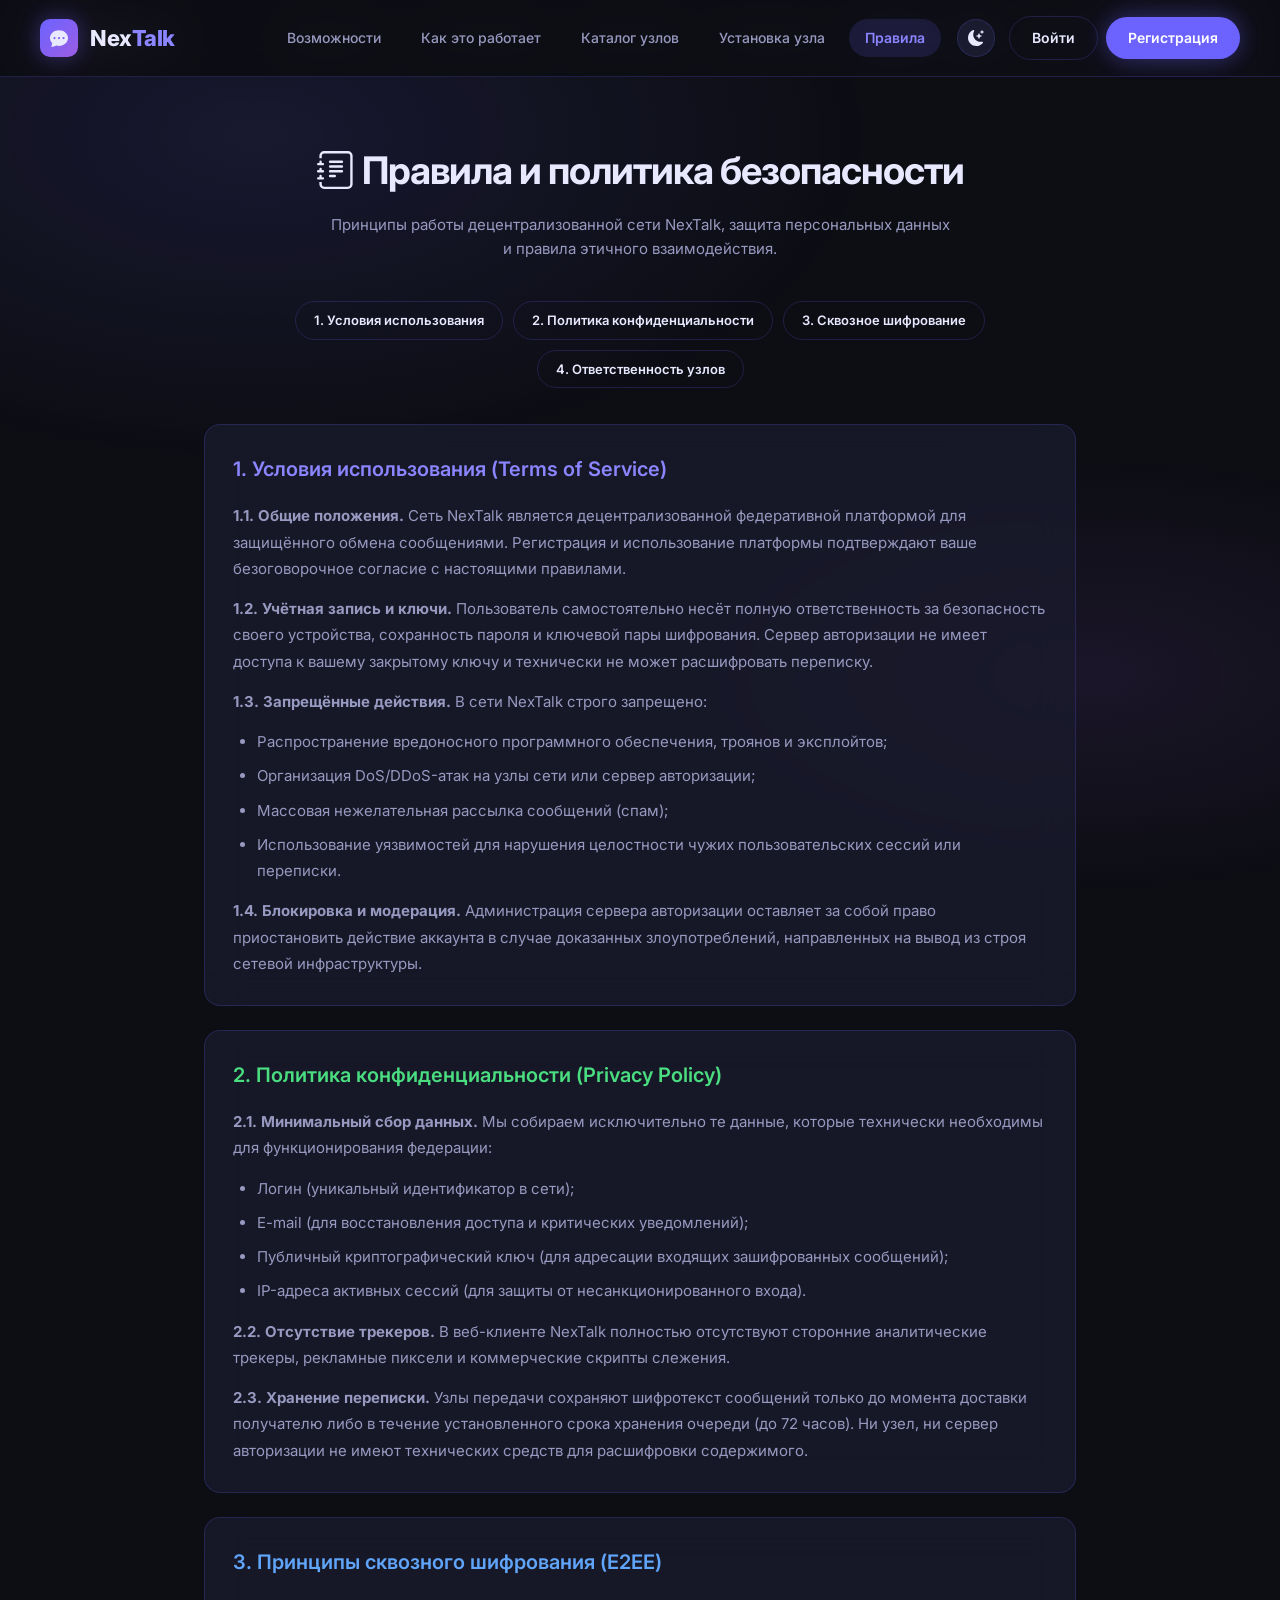
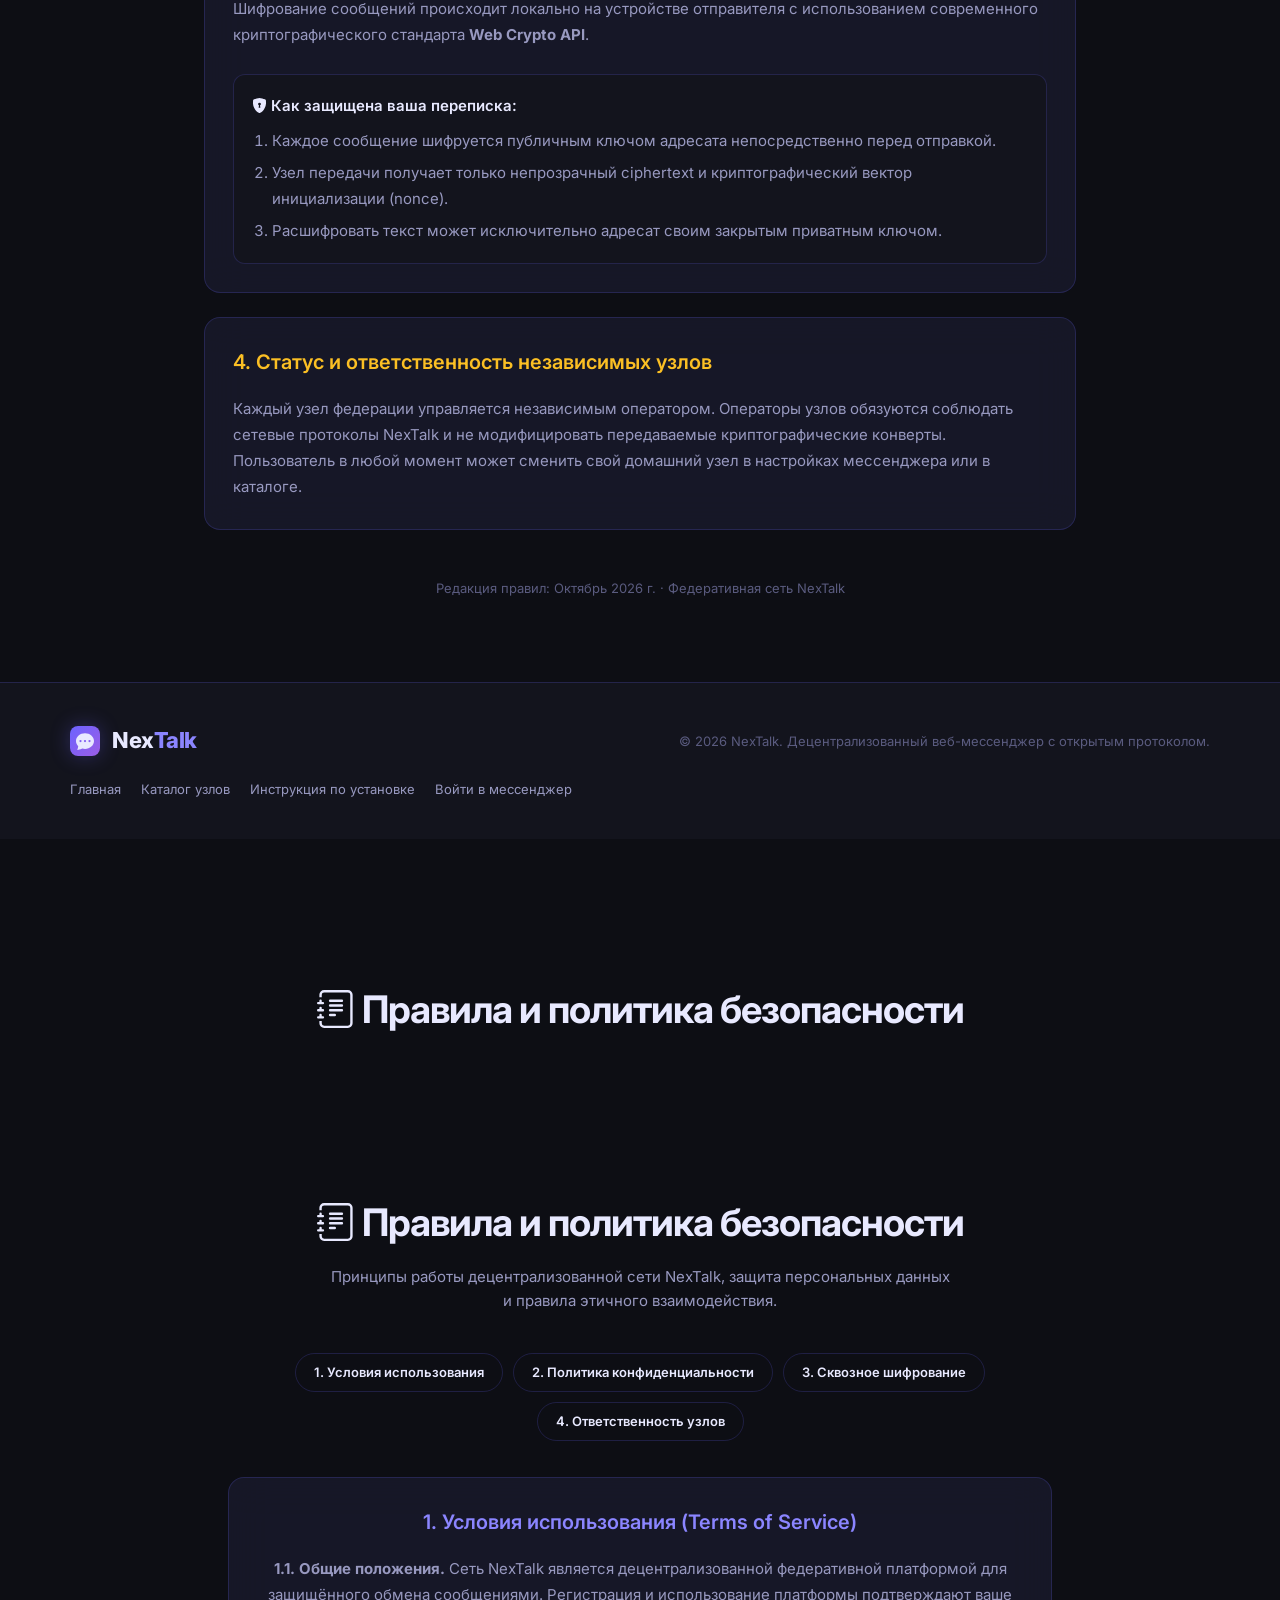
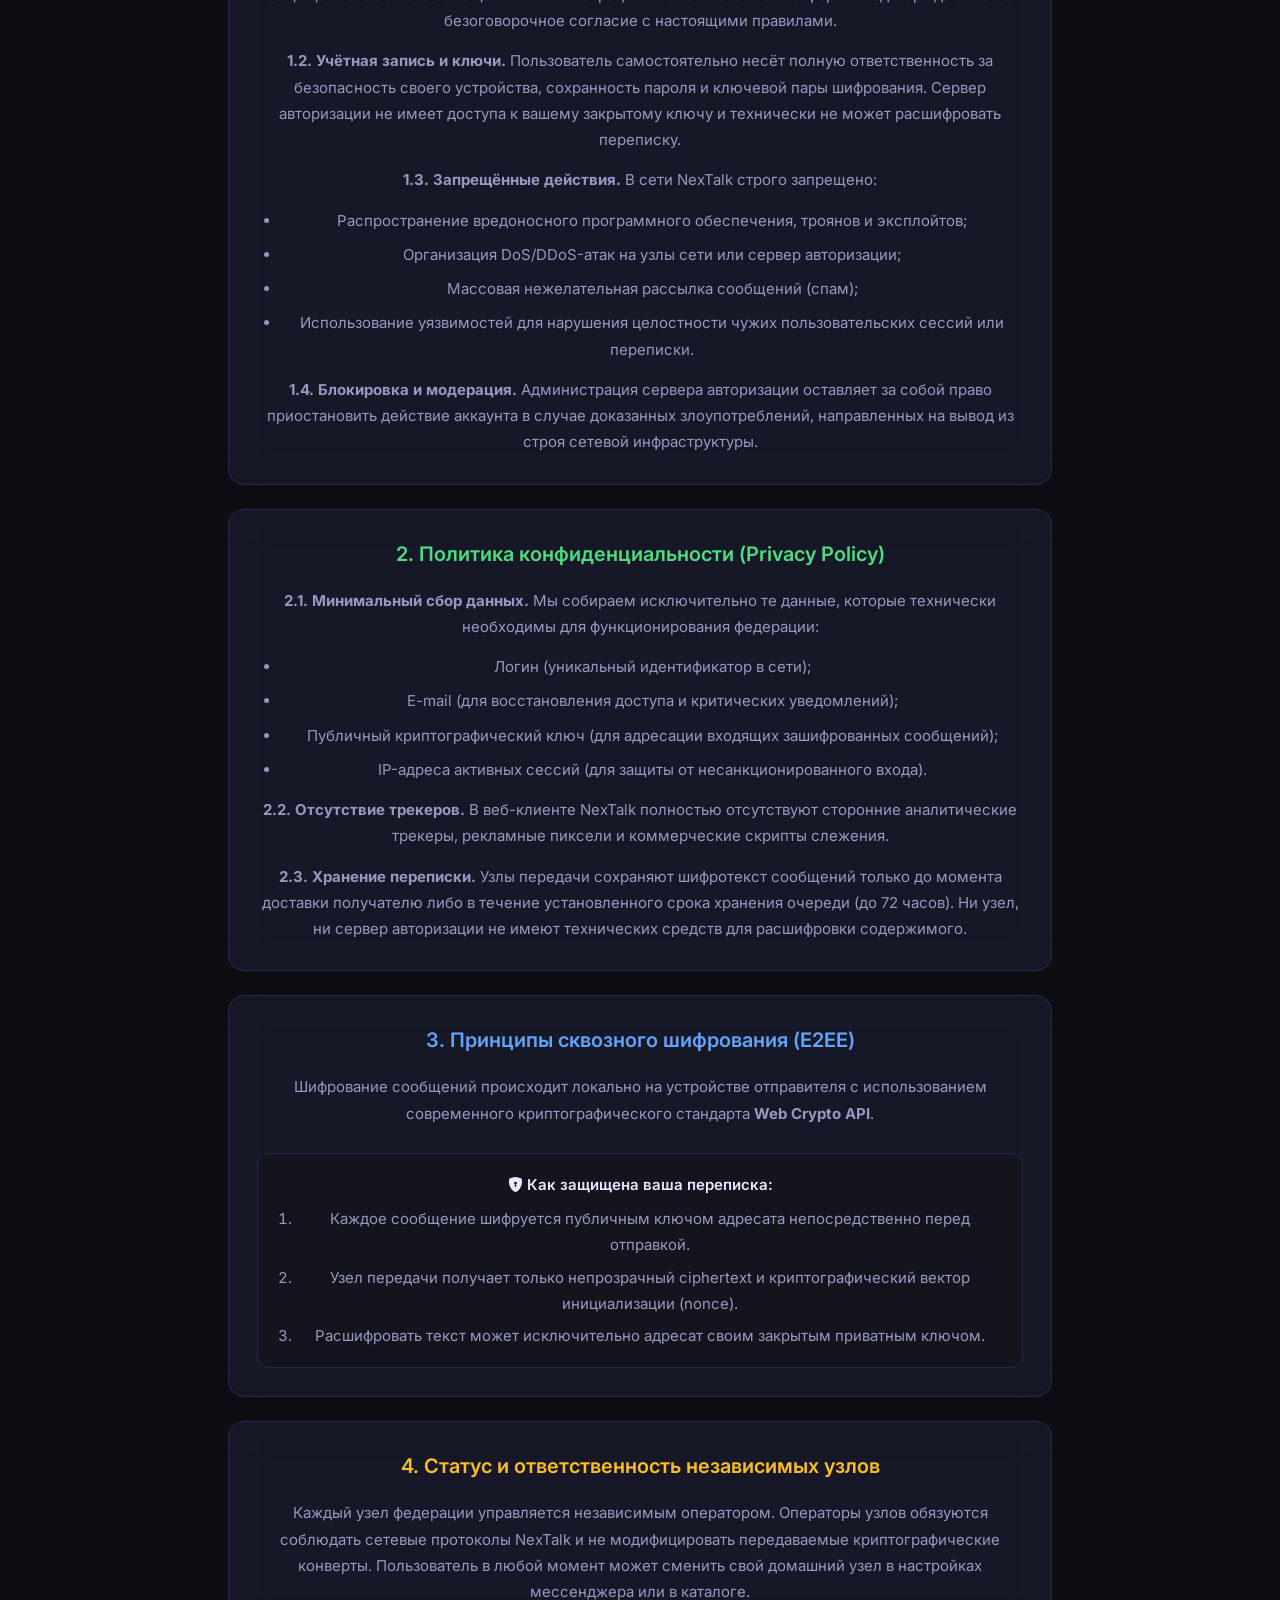
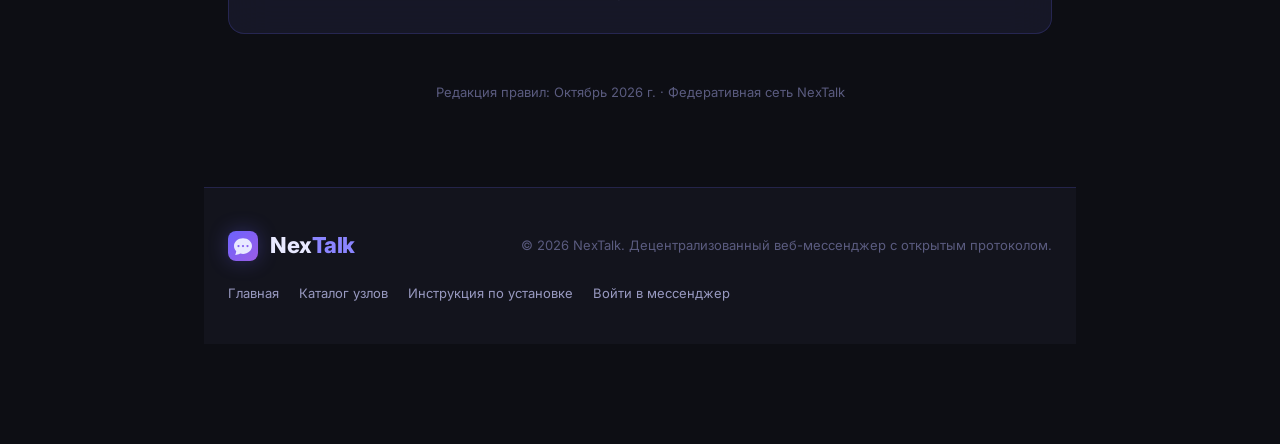
<file: rules.html>
<!DOCTYPE html>
<html lang="ru" data-theme="dark">

<head>
  <meta charset="UTF-8">
  <meta name="viewport" content="width=device-width, initial-scale=1.0">
  <title>NexTalk — Правила и политика конфиденциальности</title>
  <meta name="description"
    content="Условия использования и политика конфиденциальности децентрализованного мессенджера NexTalk со сквозным шифрованием.">
  <!-- SEO / Social -->
  <meta property="og:type" content="website">
  <meta property="og:title" content="NexTalk — Правила и политика конфиденциальности">
  <meta property="og:description"
    content="Условия использования и политика конфиденциальности децентрализованного мессенджера NexTalk со сквозным шифрованием.">
  <meta name="twitter:card" content="summary_large_image">
  <link rel="icon"
    href="data:image/svg+xml,<svg xmlns='http://www.w3.org/2000/svg' viewBox='0 0 16 16'><text y='14' font-size='14'>%F0%9F%92%AC</text></svg>">
  <!-- Performance: early font connections -->
  <link rel="preconnect" href="https://fonts.googleapis.com">
  <link rel="preconnect" href="https://fonts.gstatic.com" crossorigin>
  <link rel="stylesheet"
    href="https://fonts.googleapis.com/css2?family=Inter:wght@300;400;500;600;700;800&family=JetBrains+Mono:wght@400;500;600&display=swap"
    media="print" onload="this.media='all'"><noscript>
    <link rel="stylesheet"
      href="https://fonts.googleapis.com/css2?family=Inter:wght@300;400;500;600;700;800&family=JetBrains+Mono:wght@400;500;600&display=swap">
  </noscript>
  <link rel="stylesheet" href="css/style.css"><!-- Yandex.Metrika counter -->
  <script type="text/javascript">
    (function (m, e, t, r, i, k, a) {
      m[i] = m[i] || function () { (m[i].a = m[i].a || []).push(arguments) };
      m[i].l = 1 * new Date();
      for (var j = 0; j < document.scripts.length; j++) { if (document.scripts[j].src === r) { return; } }
      k = e.createElement(t), a = e.getElementsByTagName(t)[0], k.async = 1, k.src = r, a.parentNode.insertBefore(k, a)
    })(window, document, 'script', 'https://mc.yandex.ru/metrika/tag.js?id=114180431', 'ym');

    ym(114180431, 'init', { ssr: true, webvisor: true, clickmap: true, ecommerce: "dataLayer", referrer: document.referrer, url: location.href, accurateTrackBounce: true, trackLinks: true });
  </script>
  <noscript>
    <div><img src="https://mc.yandex.ru/watch/114180431" style="position:absolute; left:-9999px;" alt="" /></div>
  </noscript>
  <!-- /Yandex.Metrika counter -->
</head>

<body><!-- NAV -->
  <nav class="nav" id="mainNav"><a href="index.html" class="nav-logo">
      <div class="logo-icon"><svg xmlns="http://www.w3.org/2000/svg" width="16" height="16" fill="currentColor"
          class="bi bi-chat-dots-fill" viewBox="0 0 16 16">
          <path
            d="M16 8c0 3.866-3.582 7-8 7a9 9 0 0 1-2.347-.306c-.584.296-1.925.864-4.181 1.234-.2.032-.352-.176-.273-.362.354-.836.674-1.95.77-2.966C.744 11.37 0 9.76 0 8c0-3.866 3.582-7 8-7s8 3.134 8 7M5 8a1 1 0 1 0-2 0 1 1 0 0 0 2 0m4 0a1 1 0 1 0-2 0 1 1 0 0 0 2 0m3 1a1 1 0 1 0 0-2 1 1 0 0 0 0 2" />
        </svg></div><span>Nex<em>Talk</em></span>
    </a><button class="nav-burger" id="navBurger" aria-label="Меню"><svg xmlns="http://www.w3.org/2000/svg" width="16"
        height="16" fill="currentColor" class="bi bi-list" viewBox="0 0 16 16">
        <path fill-rule="evenodd"
          d="M2.5 12a.5.5 0 0 1 .5-.5h10a.5.5 0 0 1 0 1H3a.5.5 0 0 1-.5-.5m0-4a.5.5 0 0 1 .5-.5h10a.5.5 0 0 1 0 1H3a.5.5 0 0 1-.5-.5m0-4a.5.5 0 0 1 .5-.5h10a.5.5 0 0 1 0 1H3a.5.5 0 0 1-.5-.5" />
      </svg></button>
    <div class="nav-links" id="navLinks"><a href="index.html#features" class="nav-link">Возможности</a><a
        href="index.html#how" class="nav-link">Как это работает</a><a href="nodes.html" class="nav-link">Каталог
        узлов</a><a href="install.html" class="nav-link">Установка узла</a><a href="rules.html"
        class="nav-link nav-link-active">Правила</a><button class="theme-toggle" id="themeToggle"
        title="Переключить тему"><svg xmlns="http://www.w3.org/2000/svg" width="16" height="16" fill="currentColor"
          class="bi bi-moon-stars-fill" viewBox="0 0 16 16">
          <path
            d="M6 .278a.77.77 0 0 1 .08.858 7.2 7.2 0 0 0-.878 3.46c0 4.021 3.278 7.277 7.318 7.277q.792-.001 1.533-.16a.79.79 0 0 1 .81.316.73.73 0 0 1-.031.893A8.35 8.35 0 0 1 8.344 16C3.734 16 0 12.286 0 7.71 0 4.266 2.114 1.312 5.124.06A.75.75 0 0 1 6 .278" />
          <path
            d="M10.794 3.148a.217.217 0 0 1 .412 0l.387 1.162c.173.518.579.924 1.097 1.097l1.162.387a.217.217 0 0 1 0 .412l-1.162.387a1.73 1.73 0 0 0-1.097 1.097l-.387 1.162a.217.217 0 0 1-.412 0l-.387-1.162A1.73 1.73 0 0 0 9.31 6.593l-1.162-.387a.217.217 0 0 1 0-.412l1.162-.387a1.73 1.73 0 0 0 1.097-1.097zM13.863.099a.145.145 0 0 1 .274 0l.258.774c.115.346.386.617.732.732l.774.258a.145.145 0 0 1 0 .274l-.774.258a1.16 1.16 0 0 0-.732.732l-.258.774a.145.145 0 0 1-.274 0l-.258-.774a1.16 1.16 0 0 0-.732-.732l-.774-.258a.145.145 0 0 1 0-.274l.774-.258c.346-.115.617-.386.732-.732z" />
        </svg></button><a href="../login.php" class="btn btn-ghost" style="margin-left: 6px;">Войти</a><a
        href="../register.php" class="btn btn-primary">Регистрация</a></div>
  </nav>
  <div class="nav-spacer"></div><!-- MAIN CONTENT -->
  <main class="section" style="max-width: 920px;">
    <div style="text-align: center; margin-bottom: 40px;">
      <h1 class="section-title" style="margin-bottom: 12px;"><svg xmlns="http://www.w3.org/2000/svg" width="16"
          height="16" fill="currentColor" class="bi bi-journal-text" viewBox="0 0 16 16">
          <path
            d="M5 10.5a.5.5 0 0 1 .5-.5h2a.5.5 0 0 1 0 1h-2a.5.5 0 0 1-.5-.5m0-2a.5.5 0 0 1 .5-.5h5a.5.5 0 0 1 0 1h-5a.5.5 0 0 1-.5-.5m0-2a.5.5 0 0 1 .5-.5h5a.5.5 0 0 1 0 1h-5a.5.5 0 0 1-.5-.5m0-2a.5.5 0 0 1 .5-.5h5a.5.5 0 0 1 0 1h-5a.5.5 0 0 1-.5-.5" />
          <path
            d="M3 0h10a2 2 0 0 1 2 2v12a2 2 0 0 1-2 2H3a2 2 0 0 1-2-2v-1h1v1a1 1 0 0 0 1 1h10a1 1 0 0 0 1-1V2a1 1 0 0 0-1-1H3a1 1 0 0 0-1 1v1H1V2a2 2 0 0 1 2-2" />
          <path
            d="M1 5v-.5a.5.5 0 0 1 1 0V5h.5a.5.5 0 0 1 0 1h-2a.5.5 0 0 1 0-1zm0 3v-.5a.5.5 0 0 1 1 0V8h.5a.5.5 0 0 1 0 1h-2a.5.5 0 0 1 0-1zm0 3v-.5a.5.5 0 0 1 1 0v.5h.5a.5.5 0 0 1 0 1h-2a.5.5 0 0 1 0-1z" />
        </svg> Правила и политика безопасности</h1>
      <p class="section-desc" style="margin-bottom: 0;">
        Принципы работы децентрализованной сети NexTalk, защита персональных данных и правила этичного взаимодействия.
      </p>
    </div><!-- Quick Navigation Pills -->
    <div class="nav-pills-wrap"><a href="#terms" class="btn btn-ghost btn-pill">1. Условия использования</a><a
        href="#privacy" class="btn btn-ghost btn-pill">2. Политика конфиденциальности</a><a href="#e2ee"
        class="btn btn-ghost btn-pill">3. Сквозное шифрование</a><a href="#nodes" class="btn btn-ghost btn-pill">4.
        Ответственность узлов</a></div><!-- Section 1: Terms -->
    <div class="settings-card" id="terms">
      <h2 class="card-title" style="font-size: 20px; color: var(--accent-light); margin-bottom: 18px;">
        1. Условия использования (Terms of Service)
      </h2>
      <div class="rules-text-block">
        <p><strong>1.1. Общие положения.</strong> Сеть NexTalk является децентрализованной федеративной платформой для
          защищённого обмена сообщениями. Регистрация и использование платформы подтверждают ваше безоговорочное
          согласие с настоящими правилами.
        </p>
        <p><strong>1.2. Учётная запись и ключи.</strong> Пользователь самостоятельно несёт полную ответственность за
          безопасность своего устройства, сохранность пароля и ключевой пары шифрования. Сервер авторизации не имеет
          доступа к вашему закрытому ключу и технически не может расшифровать переписку.
        </p>
        <p><strong>1.3. Запрещённые действия.</strong> В сети NexTalk строго запрещено:
        </p>
        <ul class="rules-list">
          <li>Распространение вредоносного программного обеспечения, троянов и эксплойтов;</li>
          <li>Организация DoS/DDoS-атак на узлы сети или сервер авторизации;</li>
          <li>Массовая нежелательная рассылка сообщений (спам);</li>
          <li>Использование уязвимостей для нарушения целостности чужих пользовательских сессий или переписки.</li>
        </ul>
        <p><strong>1.4. Блокировка и модерация.</strong> Администрация сервера авторизации оставляет за собой право
          приостановить действие аккаунта в случае доказанных злоупотреблений, направленных на вывод из строя сетевой
          инфраструктуры.
        </p>
      </div>
    </div><!-- Section 2: Privacy -->
    <div class="settings-card" id="privacy">
      <h2 class="card-title" style="font-size: 20px; color: var(--success); margin-bottom: 18px;">
        2. Политика конфиденциальности (Privacy Policy)
      </h2>
      <div class="rules-text-block">
        <p><strong>2.1. Минимальный сбор данных.</strong> Мы собираем исключительно те данные, которые технически
          необходимы для функционирования федерации:
        </p>
        <ul class="rules-list">
          <li>Логин (уникальный идентификатор в сети);</li>
          <li>E-mail (для восстановления доступа и критических уведомлений);</li>
          <li>Публичный криптографический ключ (для адресации входящих зашифрованных сообщений);</li>
          <li>IP-адреса активных сессий (для защиты от несанкционированного входа).</li>
        </ul>
        <p><strong>2.2. Отсутствие трекеров.</strong> В веб-клиенте NexTalk полностью отсутствуют сторонние
          аналитические трекеры, рекламные пиксели и коммерческие скрипты слежения.
        </p>
        <p><strong>2.3. Хранение переписки.</strong> Узлы передачи сохраняют шифротекст сообщений только до момента
          доставки получателю либо в течение установленного срока хранения очереди (до 72 часов). Ни узел, ни сервер
          авторизации не имеют технических средств для расшифровки содержимого.
        </p>
      </div>
    </div><!-- Section 3: E2EE -->
    <div class="settings-card" id="e2ee">
      <h2 class="card-title" style="font-size: 20px; color: var(--info); margin-bottom: 18px;">
        3. Принципы сквозного шифрования (E2EE)
      </h2>
      <div class="rules-text-block">
        <p>
          Шифрование сообщений происходит локально на устройстве отправителя с использованием современного
          криптографического стандарта <strong>Web Crypto API</strong>.
        </p>
        <div class="e2e-info-box">
          <div class="e2e-info-title"><svg xmlns="http://www.w3.org/2000/svg" width="16" height="16" fill="currentColor"
              class="bi bi-shield-lock-fill" viewBox="0 0 16 16">
              <path fill-rule="evenodd"
                d="M8 0c-.69 0-1.843.265-2.928.56-1.11.3-2.229.655-2.887.87a1.54 1.54 0 0 0-1.044 1.262c-.596 4.477.787 7.795 2.465 9.99a11.8 11.8 0 0 0 2.517 2.453c.386.273.744.482 1.048.625.28.132.581.24.829.24s.548-.108.829-.24a7 7 0 0 0 1.048-.625 11.8 11.8 0 0 0 2.517-2.453c1.678-2.195 3.061-5.513 2.465-9.99a1.54 1.54 0 0 0-1.044-1.263 63 63 0 0 0-2.887-.87C9.843.266 8.69 0 8 0m0 5a1.5 1.5 0 0 1 .5 2.915l.385 1.99a.5.5 0 0 1-.491.595h-.788a.5.5 0 0 1-.49-.595l.384-1.99A1.5 1.5 0 0 1 8 5" />
            </svg> Как защищена ваша переписка:</div>
          <ol class="e2e-info-list">
            <li>Каждое сообщение шифруется публичным ключом адресата непосредственно перед отправкой.</li>
            <li>Узел передачи получает только непрозрачный ciphertext и криптографический вектор инициализации (nonce).
            </li>
            <li>Расшифровать текст может исключительно адресат своим закрытым приватным ключом.</li>
          </ol>
        </div>
      </div>
    </div><!-- Section 4: Nodes Responsibility -->
    <div class="settings-card" id="nodes">
      <h2 class="card-title" style="font-size: 20px; color: var(--warning); margin-bottom: 18px;">
        4. Статус и ответственность независимых узлов
      </h2>
      <div class="rules-text-block">
        <p>
          Каждый узел федерации управляется независимым оператором. Операторы узлов обязуются соблюдать сетевые
          протоколы NexTalk и не модифицировать передаваемые криптографические конверты. Пользователь в любой момент
          может сменить свой домашний узел в настройках мессенджера или в каталоге.
        </p>
      </div>
    </div>
    <div class="rules-footer-note">
      Редакция правил: Октябрь 2026 г. · Федеративная сеть NexTalk
    </div>
  </main><!-- FOOTER -->
  <footer>
    <div class="footer-inner">
      <div class="nav-logo">
        <div class="logo-icon" style="width:30px;height:30px;border-radius:8px"><svg xmlns="http://www.w3.org/2000/svg"
            width="16" height="16" fill="currentColor" class="bi bi-chat-dots-fill" viewBox="0 0 16 16">
            <path
              d="M16 8c0 3.866-3.582 7-8 7a9 9 0 0 1-2.347-.306c-.584.296-1.925.864-4.181 1.234-.2.032-.352-.176-.273-.362.354-.836.674-1.95.77-2.966C.744 11.37 0 9.76 0 8c0-3.866 3.582-7 8-7s8 3.134 8 7M5 8a1 1 0 1 0-2 0 1 1 0 0 0 2 0m4 0a1 1 0 1 0-2 0 1 1 0 0 0 2 0m3 1a1 1 0 1 0 0-2 1 1 0 0 0 0 2" />
          </svg></div><span>Nex<em>Talk</em></span>
      </div>
      <p>© 2026 NexTalk. Децентрализованный веб-мессенджер с открытым протоколом.</p>
      <div class="footer-links"><a href="index.html">Главная</a><a href="nodes.html">Каталог узлов</a><a
          href="install.html">Инструкция по установке</a><a href="../login.php">Войти в мессенджер</a></div>
    </div>
  </footer>
  <script src="js/main.js" defer></script>
</body>

</html>

<!DOCTYPE html>
<html lang="ru" data-theme="dark">

<head>
  <meta charset="UTF-8">
  <meta name="viewport" content="width=device-width, initial-scale=1.0">
  <title>NexTalk — Правила и политика конфиденциальности</title>
  <meta name="description"
    content="Условия использования и политика конфиденциальности децентрализованного мессенджера NexTalk со сквозным шифрованием.">
  <!-- SEO / Social -->
  <meta property="og:type" content="website">
  <meta property="og:title" content="NexTalk — Правила и политика конфиденциальности">
  <meta property="og:description"
    content="Условия использования и политика конфиденциальности децентрализованного мессенджера NexTalk со сквозным шифрованием.">
  <meta name="twitter:card" content="summary_large_image">
  <link rel="icon"
    href="data:image/svg+xml,<svg xmlns='http://www.w3.org/2000/svg' viewBox='0 0 16 16'><text y='14' font-size='14'>%F0%9F%92%AC</text></svg>">
  <!-- Performance: early font connections -->
  <link rel="preconnect" href="https://fonts.googleapis.com">
  <link rel="preconnect" href="https://fonts.gstatic.com" crossorigin>
  <link rel="stylesheet"
    href="https://fonts.googleapis.com/css2?family=Inter:wght@300;400;500;600;700;800&family=JetBrains+Mono:wght@400;500;600&display=swap"
    media="print" onload="this.media='all'"><noscript>
    <link rel="stylesheet"
      href="https://fonts.googleapis.com/css2?family=Inter:wght@300;400;500;600;700;800&family=JetBrains+Mono:wght@400;500;600&display=swap">
  </noscript>
  <link rel="stylesheet" href="css/style.css">
</head>

<body><!-- NAV -->
  <nav class="nav" id="mainNav"><a href="index.html" class="nav-logo">
      <div class="logo-icon"><svg xmlns="http://www.w3.org/2000/svg" width="16" height="16" fill="currentColor"
          class="bi bi-chat-dots-fill" viewBox="0 0 16 16">
          <path
            d="M16 8c0 3.866-3.582 7-8 7a9 9 0 0 1-2.347-.306c-.584.296-1.925.864-4.181 1.234-.2.032-.352-.176-.273-.362.354-.836.674-1.95.77-2.966C.744 11.37 0 9.76 0 8c0-3.866 3.582-7 8-7s8 3.134 8 7M5 8a1 1 0 1 0-2 0 1 1 0 0 0 2 0m4 0a1 1 0 1 0-2 0 1 1 0 0 0 2 0m3 1a1 1 0 1 0 0-2 1 1 0 0 0 0 2" />
        </svg></div><span>Nex<em>Talk</em></span>
    </a><button class="nav-burger" id="navBurger" aria-label="Меню"><svg xmlns="http://www.w3.org/2000/svg" width="16"
        height="16" fill="currentColor" class="bi bi-list" viewBox="0 0 16 16">
        <path fill-rule="evenodd"
          d="M2.5 12a.5.5 0 0 1 .5-.5h10a.5.5 0 0 1 0 1H3a.5.5 0 0 1-.5-.5m0-4a.5.5 0 0 1 .5-.5h10a.5.5 0 0 1 0 1H3a.5.5 0 0 1-.5-.5m0-4a.5.5 0 0 1 .5-.5h10a.5.5 0 0 1 0 1H3a.5.5 0 0 1-.5-.5" />
      </svg></button>
    <div class="nav-links" id="navLinks"><a href="index.html#features" class="nav-link">Возможности</a><a
        href="index.html#how" class="nav-link">Как это работает</a><a href="nodes.html" class="nav-link">Каталог
        узлов</a><a href="install.html" class="nav-link">Установка узла</a><a href="rules.html"
        class="nav-link nav-link-active">Правила</a><button class="theme-toggle" id="themeToggle"
        title="Переключить тему"><svg xmlns="http://www.w3.org/2000/svg" width="16" height="16" fill="currentColor"
          class="bi bi-moon-stars-fill" viewBox="0 0 16 16">
          <path
            d="M6 .278a.77.77 0 0 1 .08.858 7.2 7.2 0 0 0-.878 3.46c0 4.021 3.278 7.277 7.318 7.277q.792-.001 1.533-.16a.79.79 0 0 1 .81.316.73.73 0 0 1-.031.893A8.35 8.35 0 0 1 8.344 16C3.734 16 0 12.286 0 7.71 0 4.266 2.114 1.312 5.124.06A.75.75 0 0 1 6 .278" />
          <path
            d="M10.794 3.148a.217.217 0 0 1 .412 0l.387 1.162c.173.518.579.924 1.097 1.097l1.162.387a.217.217 0 0 1 0 .412l-1.162.387a1.73 1.73 0 0 0-1.097 1.097l-.387 1.162a.217.217 0 0 1-.412 0l-.387-1.162A1.73 1.73 0 0 0 9.31 6.593l-1.162-.387a.217.217 0 0 1 0-.412l1.162-.387a1.73 1.73 0 0 0 1.097-1.097zM13.863.099a.145.145 0 0 1 .274 0l.258.774c.115.346.386.617.732.732l.774.258a.145.145 0 0 1 0 .274l-.774.258a1.16 1.16 0 0 0-.732.732l-.258.774a.145.145 0 0 1-.274 0l-.258-.774a1.16 1.16 0 0 0-.732-.732l-.774-.258a.145.145 0 0 1 0-.274l.774-.258c.346-.115.617-.386.732-.732z" />
        </svg></button><a href="../login.php" class="btn btn-ghost" style="margin-left: 6px;">Войти</a><a
        href="../register.php" class="btn btn-primary">Регистрация</a></div>
  </nav>
  <div class="nav-spacer"></div><!-- MAIN CONTENT -->
  <main class="section" style="max-width: 920px;">
    <div style="text-align: center; margin-bottom: 40px;">
      <h1 class="section-title" style="margin-bottom: 12px;"><svg xmlns="http://www.w3.org/2000/svg" width="16"
          height="16" fill="currentColor" class="bi bi-journal-text" viewBox="0 0 16 16">
          <path
            d="M5 10.5a.5.5 0 0 1 .5-.5h2a.5.5 0 0 1 0 1h-2a.5.5 0 0 1-.5-.5m0-2a.5.5 0 0 1 .5-.5h5a.5.5 0 0 1 0 1h-5a.5.5 0 0 1-.5-.5m0-2a.5.5 0 0 1 .5-.5h5a.5.5 0 0 1 0 1h-5a.5.5 0 0 1-.5-.5m0-2a.5.5 0 0 1 .5-.5h5a.5.5 0 0 1 0 1h-5a.5.5 0 0 1-.5-.5" />
          <path
            d="M3 0h10a2 2 0 0 1 2 2v12a2 2 0 0 1-2 2H3a2 2 0 0 1-2-2v-1h1v1a1 1 0 0 0 1 1h10a1 1 0 0 0 1-1V2a1 1 0 0 0-1-1H3a1 1 0 0 0-1 1v1H1V2a2 2 0 0 1 2-2" />
          <path
            d="M1 5v-.5a.5.5 0 0 1 1 0V5h.5a.5.5 0 0 1 0 1h-2a.5.5 0 0 1 0-1zm0 3v-.5a.5.5 0 0 1 1 0V8h.5a.5.5 0 0 1 0 1h-2a.5.5 0 0 1 0-1zm0 3v-.5a.5.5 0 0 1 1 0v.5h.5a.5.5 0 0 1 0 1h-2a.5.5 0 0 1 0-1z" />
        </svg> Правила и политика безопасности</h1>
      <p class="section-desc" style="margin-bottom: 0;">
        <!DOCTYPE html>
        <html lang="ru" data-theme="dark">

        <head>
          <meta charset="UTF-8">
          <meta name="viewport" content="width=device-width, initial-scale=1.0">
          <title>NexTalk — Правила и политика конфиденциальности</title>
          <meta name="description"
            content="Условия использования и политика конфиденциальности децентрализованного мессенджера NexTalk со сквозным шифрованием.">
          <meta name="robots" content="index, follow">
          <link rel="canonical" href="https://landing/rules.html">
          <meta name="theme-color" content="#6C63FF"><!-- SEO / Social -->
          <meta property="og:type" content="website">
          <meta property="og:title" content="NexTalk — Правила и политика конфиденциальности">
          <meta property="og:description"
            content="Условия использования и политика конфиденциальности децентрализованного мессенджера NexTalk со сквозным шифрованием.">
          <meta name="twitter:card" content="summary_large_image">
          <link rel="icon"
            href="data:image/svg+xml,<svg xmlns='http://www.w3.org/2000/svg' viewBox='0 0 16 16'><text y='14' font-size='14'>%F0%9F%92%AC</text></svg>">
          <!-- Performance: early font connections -->
          <link rel="preconnect" href="https://fonts.googleapis.com">
          <link rel="preconnect" href="https://fonts.gstatic.com" crossorigin>
          <link rel="stylesheet"
            href="https://fonts.googleapis.com/css2?family=Inter:wght@300;400;500;600;700;800&family=JetBrains+Mono:wght@400;500;600&display=swap"
            media="print" onload="this.media='all'"><noscript>
            <link rel="stylesheet"
              href="https://fonts.googleapis.com/css2?family=Inter:wght@300;400;500;600;700;800&family=JetBrains+Mono:wght@400;500;600&display=swap">
          </noscript>
          <link rel="stylesheet" href="css/style.css">
        </head>

        <body><!-- NAV -->
          <nav class="nav" id="mainNav"><a href="index.html" class="nav-logo">
              <div class="logo-icon"><svg xmlns="http://www.w3.org/2000/svg" width="16" height="16" fill="currentColor"
                  class="bi bi-chat-dots-fill" viewBox="0 0 16 16">
                  <path
                    d="M16 8c0 3.866-3.582 7-8 7a9 9 0 0 1-2.347-.306c-.584.296-1.925.864-4.181 1.234-.2.032-.352-.176-.273-.362.354-.836.674-1.95.77-2.966C.744 11.37 0 9.76 0 8c0-3.866 3.582-7 8-7s8 3.134 8 7M5 8a1 1 0 1 0-2 0 1 1 0 0 0 2 0m4 0a1 1 0 1 0-2 0 1 1 0 0 0 2 0m3 1a1 1 0 1 0 0-2 1 1 0 0 0 0 2" />
                </svg></div><span>Nex<em>Talk</em></span>
            </a><button class="nav-burger" id="navBurger" aria-label="Меню"><svg xmlns="http://www.w3.org/2000/svg"
                width="16" height="16" fill="currentColor" class="bi bi-list" viewBox="0 0 16 16">
                <path fill-rule="evenodd"
                  d="M2.5 12a.5.5 0 0 1 .5-.5h10a.5.5 0 0 1 0 1H3a.5.5 0 0 1-.5-.5m0-4a.5.5 0 0 1 .5-.5h10a.5.5 0 0 1 0 1H3a.5.5 0 0 1-.5-.5m0-4a.5.5 0 0 1 .5-.5h10a.5.5 0 0 1 0 1H3a.5.5 0 0 1-.5-.5" />
              </svg></button>
            <div class="nav-links" id="navLinks"><a href="index.html#features" class="nav-link">Возможности</a><a
                href="index.html#how" class="nav-link">Как это работает</a><a href="nodes.html" class="nav-link">Каталог
                узлов</a><a href="install.html" class="nav-link">Установка узла</a><a href="rules.html"
                class="nav-link nav-link-active">Правила</a><button class="theme-toggle" id="themeToggle"
                title="Переключить тему"><svg xmlns="http://www.w3.org/2000/svg" width="16" height="16"
                  fill="currentColor" class="bi bi-moon-stars-fill" viewBox="0 0 16 16">
                  <path
                    d="M6 .278a.77.77 0 0 1 .08.858 7.2 7.2 0 0 0-.878 3.46c0 4.021 3.278 7.277 7.318 7.277q.792-.001 1.533-.16a.79.79 0 0 1 .81.316.73.73 0 0 1-.031.893A8.35 8.35 0 0 1 8.344 16C3.734 16 0 12.286 0 7.71 0 4.266 2.114 1.312 5.124.06A.75.75 0 0 1 6 .278" />
                  <path
                    d="M10.794 3.148a.217.217 0 0 1 .412 0l.387 1.162c.173.518.579.924 1.097 1.097l1.162.387a.217.217 0 0 1 0 .412l-1.162.387a1.73 1.73 0 0 0-1.097 1.097l-.387 1.162a.217.217 0 0 1-.412 0l-.387-1.162A1.73 1.73 0 0 0 9.31 6.593l-1.162-.387a.217.217 0 0 1 0-.412l1.162-.387a1.73 1.73 0 0 0 1.097-1.097zM13.863.099a.145.145 0 0 1 .274 0l.258.774c.115.346.386.617.732.732l.774.258a.145.145 0 0 1 0 .274l-.774.258a1.16 1.16 0 0 0-.732.732l-.258.774a.145.145 0 0 1-.274 0l-.258-.774a1.16 1.16 0 0 0-.732-.732l-.774-.258a.145.145 0 0 1 0-.274l.774-.258c.346-.115.617-.386.732-.732z" />
                </svg></button><a href="../login.php" class="btn btn-ghost" style="margin-left: 6px;">Войти</a><a
                href="../register.php" class="btn btn-primary">Регистрация</a></div>
          </nav>
          <div class="nav-spacer"></div><!-- MAIN CONTENT -->
          <main class="section" style="max-width: 920px;">
            <div style="text-align: center; margin-bottom: 40px;">
              <h1 class="section-title" style="margin-bottom: 12px;"><svg xmlns="http://www.w3.org/2000/svg" width="16"
                  height="16" fill="currentColor" class="bi bi-journal-text" viewBox="0 0 16 16">
                  <path
                    d="M5 10.5a.5.5 0 0 1 .5-.5h2a.5.5 0 0 1 0 1h-2a.5.5 0 0 1-.5-.5m0-2a.5.5 0 0 1 .5-.5h5a.5.5 0 0 1 0 1h-5a.5.5 0 0 1-.5-.5m0-2a.5.5 0 0 1 .5-.5h5a.5.5 0 0 1 0 1h-5a.5.5 0 0 1-.5-.5m0-2a.5.5 0 0 1 .5-.5h5a.5.5 0 0 1 0 1h-5a.5.5 0 0 1-.5-.5" />
                  <path
                    d="M3 0h10a2 2 0 0 1 2 2v12a2 2 0 0 1-2 2H3a2 2 0 0 1-2-2v-1h1v1a1 1 0 0 0 1 1h10a1 1 0 0 0 1-1V2a1 1 0 0 0-1-1H3a1 1 0 0 0-1 1v1H1V2a2 2 0 0 1 2-2" />
                  <path
                    d="M1 5v-.5a.5.5 0 0 1 1 0V5h.5a.5.5 0 0 1 0 1h-2a.5.5 0 0 1 0-1zm0 3v-.5a.5.5 0 0 1 1 0V8h.5a.5.5 0 0 1 0 1h-2a.5.5 0 0 1 0-1zm0 3v-.5a.5.5 0 0 1 1 0v.5h.5a.5.5 0 0 1 0 1h-2a.5.5 0 0 1 0-1z" />
                </svg> Правила и политика безопасности</h1>
              <p class="section-desc" style="margin-bottom: 0;">
                Принципы работы децентрализованной сети NexTalk, защита персональных данных и правила этичного
                взаимодействия.
              </p>
            </div><!-- Quick Navigation Pills -->
            <div class="nav-pills-wrap"><a href="#terms" class="btn btn-ghost btn-pill">1. Условия использования</a><a
                href="#privacy" class="btn btn-ghost btn-pill">2. Политика конфиденциальности</a><a href="#e2ee"
                class="btn btn-ghost btn-pill">3. Сквозное шифрование</a><a href="#nodes"
                class="btn btn-ghost btn-pill">4. Ответственность узлов</a></div><!-- Section 1: Terms -->
            <div class="settings-card" id="terms">
              <h2 class="card-title" style="font-size: 20px; color: var(--accent-light); margin-bottom: 18px;">
                1. Условия использования (Terms of Service)
              </h2>
              <div class="rules-text-block">
                <p><strong>1.1. Общие положения.</strong> Сеть NexTalk является децентрализованной федеративной
                  платформой для защищённого обмена сообщениями. Регистрация и использование платформы подтверждают ваше
                  безоговорочное согласие с настоящими правилами.
                </p>
                <p><strong>1.2. Учётная запись и ключи.</strong> Пользователь самостоятельно несёт полную
                  ответственность за безопасность своего устройства, сохранность пароля и ключевой пары шифрования.
                  Сервер авторизации не имеет доступа к вашему закрытому ключу и технически не может расшифровать
                  переписку.
                </p>
                <p><strong>1.3. Запрещённые действия.</strong> В сети NexTalk строго запрещено:
                </p>
                <ul class="rules-list">
                  <li>Распространение вредоносного программного обеспечения, троянов и эксплойтов;</li>
                  <li>Организация DoS/DDoS-атак на узлы сети или сервер авторизации;</li>
                  <li>Массовая нежелательная рассылка сообщений (спам);</li>
                  <li>Использование уязвимостей для нарушения целостности чужих пользовательских сессий или переписки.
                  </li>
                </ul>
                <p><strong>1.4. Блокировка и модерация.</strong> Администрация сервера авторизации оставляет за собой
                  право приостановить действие аккаунта в случае доказанных злоупотреблений, направленных на вывод из
                  строя сетевой инфраструктуры.
                </p>
              </div>
            </div><!-- Section 2: Privacy -->
            <div class="settings-card" id="privacy">
              <h2 class="card-title" style="font-size: 20px; color: var(--success); margin-bottom: 18px;">
                2. Политика конфиденциальности (Privacy Policy)
              </h2>
              <div class="rules-text-block">
                <p><strong>2.1. Минимальный сбор данных.</strong> Мы собираем исключительно те данные, которые
                  технически необходимы для функционирования федерации:
                </p>
                <ul class="rules-list">
                  <li>Логин (уникальный идентификатор в сети);</li>
                  <li>E-mail (для восстановления доступа и критических уведомлений);</li>
                  <li>Публичный криптографический ключ (для адресации входящих зашифрованных сообщений);</li>
                  <li>IP-адреса активных сессий (для защиты от несанкционированного входа).</li>
                </ul>
                <p><strong>2.2. Отсутствие трекеров.</strong> В веб-клиенте NexTalk полностью отсутствуют сторонние
                  аналитические трекеры, рекламные пиксели и коммерческие скрипты слежения.
                </p>
                <p><strong>2.3. Хранение переписки.</strong> Узлы передачи сохраняют шифротекст сообщений только до
                  момента доставки получателю либо в течение установленного срока хранения очереди (до 72 часов). Ни
                  узел, ни сервер авторизации не имеют технических средств для расшифровки содержимого.
                </p>
              </div>
            </div><!-- Section 3: E2EE -->
            <div class="settings-card" id="e2ee">
              <h2 class="card-title" style="font-size: 20px; color: var(--info); margin-bottom: 18px;">
                3. Принципы сквозного шифрования (E2EE)
              </h2>
              <div class="rules-text-block">
                <p>
                  Шифрование сообщений происходит локально на устройстве отправителя с использованием современного
                  криптографического стандарта <strong>Web Crypto API</strong>.
                </p>
                <div class="e2e-info-box">
                  <div class="e2e-info-title"><svg xmlns="http://www.w3.org/2000/svg" width="16" height="16"
                      fill="currentColor" class="bi bi-shield-lock-fill" viewBox="0 0 16 16">
                      <path fill-rule="evenodd"
                        d="M8 0c-.69 0-1.843.265-2.928.56-1.11.3-2.229.655-2.887.87a1.54 1.54 0 0 0-1.044 1.262c-.596 4.477.787 7.795 2.465 9.99a11.8 11.8 0 0 0 2.517 2.453c.386.273.744.482 1.048.625.28.132.581.24.829.24s.548-.108.829-.24a7 7 0 0 0 1.048-.625 11.8 11.8 0 0 0 2.517-2.453c1.678-2.195 3.061-5.513 2.465-9.99a1.54 1.54 0 0 0-1.044-1.263 63 63 0 0 0-2.887-.87C9.843.266 8.69 0 8 0m0 5a1.5 1.5 0 0 1 .5 2.915l.385 1.99a.5.5 0 0 1-.491.595h-.788a.5.5 0 0 1-.49-.595l.384-1.99A1.5 1.5 0 0 1 8 5" />
                    </svg> Как защищена ваша переписка:</div>
                  <ol class="e2e-info-list">
                    <li>Каждое сообщение шифруется публичным ключом адресата непосредственно перед отправкой.</li>
                    <li>Узел передачи получает только непрозрачный ciphertext и криптографический вектор инициализации
                      (nonce).</li>
                    <li>Расшифровать текст может исключительно адресат своим закрытым приватным ключом.</li>
                  </ol>
                </div>
              </div>
            </div><!-- Section 4: Nodes Responsibility -->
            <div class="settings-card" id="nodes">
              <h2 class="card-title" style="font-size: 20px; color: var(--warning); margin-bottom: 18px;">
                4. Статус и ответственность независимых узлов
              </h2>
              <div class="rules-text-block">
                <p>
                  Каждый узел федерации управляется независимым оператором. Операторы узлов обязуются соблюдать сетевые
                  протоколы NexTalk и не модифицировать передаваемые криптографические конверты. Пользователь в любой
                  момент может сменить свой домашний узел в настройках мессенджера или в каталоге.
                </p>
              </div>
            </div>
            <div class="rules-footer-note">
              Редакция правил: Октябрь 2026 г. · Федеративная сеть NexTalk
            </div>
          </main><!-- FOOTER -->
          <footer>
            <div class="footer-inner">
              <div class="nav-logo">
                <div class="logo-icon" style="width:30px;height:30px;border-radius:8px"><svg
                    xmlns="http://www.w3.org/2000/svg" width="16" height="16" fill="currentColor"
                    class="bi bi-chat-dots-fill" viewBox="0 0 16 16">
                    <path
                      d="M16 8c0 3.866-3.582 7-8 7a9 9 0 0 1-2.347-.306c-.584.296-1.925.864-4.181 1.234-.2.032-.352-.176-.273-.362.354-.836.674-1.95.77-2.966C.744 11.37 0 9.76 0 8c0-3.866 3.582-7 8-7s8 3.134 8 7M5 8a1 1 0 1 0-2 0 1 1 0 0 0 2 0m4 0a1 1 0 1 0-2 0 1 1 0 0 0 2 0m3 1a1 1 0 1 0 0-2 1 1 0 0 0 0 2" />
                  </svg></div><span>Nex<em>Talk</em></span>
              </div>
              <p>© 2026 NexTalk. Децентрализованный веб-мессенджер с открытым протоколом.</p>
              <div class="footer-links"><a href="index.html">Главная</a><a href="nodes.html">Каталог узлов</a><a
                  href="install.html">Инструкция по установке</a><a href="../login.php">Войти в мессенджер</a></div>
            </div>
          </footer>
          <script src="js/main.js" defer></script>
        </body>

        </html>
</file>
<file: css/style.css>
/* ============================================================
   NexTalk Landing & Portal — Standalone Design System
   ============================================================ */

/* Шрифты подключаются через <link rel="preconnect"> + <link rel="stylesheet"> в HTML.
   @import здесь удалён: он блокировал рендеринг, так как загружался ПОСЛЕ парсинга этого CSS-файла. */

/* === CSS Variables — Design Tokens === */
:root {
  /* Colors */
  --bg-base:        #0D0E14;
  --bg-surface:     #13141D;
  --bg-panel:       #1A1B2E;
  --bg-hover:       #1F2035;
  --bg-active:      #252645;

  --accent:         #6C63FF;
  --accent-light:   #8B85FF;
  --accent-dim:     rgba(108, 99, 255, 0.15);
  --accent-glow:    rgba(108, 99, 255, 0.35);

  --glass-bg:       rgba(26, 27, 46, 0.75);
  --glass-border:   rgba(108, 99, 255, 0.2);
  --glass-blur:     20px;

  --text-primary:   #E8E9FF;
  --text-secondary: #9899C0;
  --text-muted:     #5A5B7F;
  --text-on-accent: #FFFFFF;

  --success:        #4ADE80;
  --warning:        #FBBF24;
  --danger:         #F87171;
  --info:           #60A5FA;

  --msg-out-bg:     linear-gradient(135deg, #6C63FF 0%, #9B5DE5 100%);

  --radius-sm:      8px;
  --radius-md:      12px;
  --radius-lg:      16px;
  --radius-xl:      24px;
  --radius-full:    50px;

  --shadow-sm:      0 2px 8px rgba(0, 0, 0, 0.3);
  --shadow-md:      0 4px 20px rgba(0, 0, 0, 0.4);
  --shadow-lg:      0 8px 40px rgba(0, 0, 0, 0.5);
  --shadow-glow:    0 0 20px rgba(108, 99, 255, 0.3);

  --t-fast:         0.15s ease;
  --t-base:         0.25s ease;
  --t-slow:         0.4s cubic-bezier(0.34, 1.56, 0.64, 1);
}

/* Light Theme Override */
[data-theme="light"] {
  --bg-base:        #F4F5FB;
  --bg-surface:     #FFFFFF;
  --bg-panel:       #F8F9FE;
  --bg-hover:       #ECEEFA;
  --bg-active:      #E2E5F8;

  --glass-bg:       rgba(255, 255, 255, 0.85);
  --glass-border:   rgba(108, 99, 255, 0.18);

  --text-primary:   #1A1B2E;
  --text-secondary: #4A4B70;
  --text-muted:     #8889AF;

  --shadow-sm:      0 2px 8px rgba(108, 99, 255, 0.08);
  --shadow-md:      0 4px 20px rgba(108, 99, 255, 0.12);
  --shadow-lg:      0 8px 40px rgba(108, 99, 255, 0.16);
}

/* === Reset & Base === */
*, *::before, *::after {
  box-sizing: border-box;
  margin: 0;
  padding: 0;
}

html {
  font-size: 16px;
  scroll-behavior: smooth;
  -webkit-font-smoothing: antialiased;
  -moz-osx-font-smoothing: grayscale;
}

body {
  font-family: 'Inter', -apple-system, BlinkMacSystemFont, 'Segoe UI', Roboto, sans-serif;
  background: var(--bg-base);
  color: var(--text-primary);
  line-height: 1.6;
  min-height: 100vh;
  display: flex;
  flex-direction: column;
  overflow-x: hidden;
  position: relative;
}

/* Background animated glow */
body::before {
  content: '';
  position: fixed;
  inset: 0;
  background:
    radial-gradient(ellipse 80% 60% at 20% 15%, rgba(108, 99, 255, 0.12) 0%, transparent 60%),
    radial-gradient(ellipse 60% 40% at 85% 75%, rgba(155, 93, 229, 0.10) 0%, transparent 60%);
  pointer-events: none;
  z-index: 0;
}

a {
  color: inherit;
  text-decoration: none;
  transition: color var(--t-fast);
}

button {
  font-family: inherit;
  cursor: pointer;
  border: none;
}

input, textarea, select {
  font-family: inherit;
  font-size: 14px;
}

code, pre {
  font-family: 'JetBrains Mono', Consolas, monospace;
}

/* Custom Scrollbars */
::-webkit-scrollbar {
  width: 6px;
  height: 6px;
}
::-webkit-scrollbar-track {
  background: transparent;
}
::-webkit-scrollbar-thumb {
  background: rgba(108, 99, 255, 0.35);
  border-radius: 10px;
}
::-webkit-scrollbar-thumb:hover {
  background: var(--accent);
}

/* ============================================================
   NAVIGATION
   ============================================================ */

.nav {
  position: fixed;
  top: 0;
  left: 0;
  right: 0;
  z-index: 1000;
  padding: 16px 40px;
  display: flex;
  align-items: center;
  justify-content: space-between;
  background: rgba(13, 14, 20, 0.85);
  backdrop-filter: blur(var(--glass-blur));
  -webkit-backdrop-filter: blur(var(--glass-blur));
  border-bottom: 1px solid var(--glass-border);
  transition: all var(--t-base);
}

[data-theme="light"] .nav {
  background: rgba(244, 245, 251, 0.85);
}

.nav.scrolled {
  box-shadow: 0 4px 30px rgba(0, 0, 0, 0.35);
  padding-top: 12px;
  padding-bottom: 12px;
}

.nav-logo {
  display: flex;
  align-items: center;
  gap: 12px;
  font-size: 22px;
  font-weight: 800;
  letter-spacing: -0.5px;
  color: var(--text-primary);
  text-decoration: none;
}

.nav-logo .logo-icon {
  width: 38px;
  height: 38px;
  background: var(--msg-out-bg);
  border-radius: 10px;
  display: flex;
  align-items: center;
  justify-content: center;
  font-size: 18px;
  box-shadow: var(--shadow-glow);
}

.nav-logo em {
  color: var(--accent-light);
  font-style: normal;
}

.nav-links {
  display: flex;
  align-items: center;
  gap: 8px;
}

.nav-link {
  padding: 8px 16px;
  border-radius: var(--radius-full);
  font-size: 14px;
  font-weight: 500;
  color: var(--text-secondary);
  transition: all var(--t-fast);
}

.nav-link:hover {
  color: var(--text-primary);
  background: var(--bg-hover);
}

.nav-link-active {
  color: var(--accent-light) !important;
  background: var(--accent-dim);
  font-weight: 600;
}

.theme-toggle {
  width: 38px;
  height: 38px;
  border-radius: 50%;
  background: var(--bg-panel);
  border: 1px solid var(--glass-border);
  display: flex;
  align-items: center;
  justify-content: center;
  font-size: 16px;
  color: var(--text-primary);
  transition: all var(--t-fast);
  margin-left: 8px;
}

.theme-toggle:hover {
  background: var(--bg-hover);
  border-color: var(--accent);
  transform: rotate(15deg);
}

.nav-burger {
  display: none;
  background: transparent;
  border: none;
  color: var(--text-primary);
  font-size: 24px;
  cursor: pointer;
  padding: 6px;
}

.nav-spacer {
  height: 80px;
}

/* ============================================================
   BUTTONS
   ============================================================ */

.btn {
  display: inline-flex;
  align-items: center;
  justify-content: center;
  gap: 8px;
  padding: 10px 22px;
  border-radius: var(--radius-full);
  font-size: 14px;
  font-weight: 600;
  transition: all var(--t-base);
  white-space: nowrap;
  cursor: pointer;
}

.btn-primary {
  background: var(--accent);
  color: #fff !important;
  box-shadow: var(--shadow-glow);
}

.btn-primary:hover {
  background: var(--accent-light);
  box-shadow: 0 0 30px rgba(108, 99, 255, 0.55);
  transform: translateY(-2px);
}

.btn-ghost {
  background: transparent;
  color: var(--text-primary) !important;
  border: 1px solid var(--glass-border);
}

.btn-ghost:hover {
  background: var(--accent-dim);
  border-color: var(--accent);
  transform: translateY(-1px);
}

.btn-lg {
  padding: 14px 32px;
  font-size: 16px;
  border-radius: var(--radius-full);
}

.btn-sm {
  padding: 6px 14px;
  font-size: 12px;
  border-radius: var(--radius-full);
}

.btn-pill {
  border-radius: var(--radius-full);
  padding: 8px 18px;
  font-size: 13px;
}

.btn-submit {
  width: 100%;
  padding: 12px 24px;
  background: var(--accent);
  color: #fff;
  border-radius: var(--radius-md);
  font-size: 15px;
  font-weight: 600;
  box-shadow: var(--shadow-glow);
  transition: all var(--t-base);
}

.btn-submit:hover {
  background: var(--accent-light);
  box-shadow: 0 0 25px rgba(108, 99, 255, 0.5);
}

/* ============================================================
   HERO SECTION
   ============================================================ */

.hero {
  position: relative;
  z-index: 1;
  padding: 80px 24px 70px;
  text-align: center;
  max-width: 1040px;
  margin: 0 auto;
}

.hero::after {
  content: '';
  position: absolute;
  top: 0;
  left: 50%;
  transform: translateX(-50%);
  width: 100vw;
  height: 100%;
  max-height: 820px;
  background-image: 
    radial-gradient(ellipse 70% 55% at 50% 20%, rgba(13, 14, 20, 0.68) 0%, rgba(13, 14, 20, 0.94) 75%, var(--bg-base) 100%),
    url('../img/hero-bg-network.jpg');
  background-position: center top;
  background-size: cover;
  background-repeat: no-repeat;
  opacity: 0.55;
  z-index: -1;
  pointer-events: none;
  mask-image: linear-gradient(to bottom, rgba(0, 0, 0, 1) 60%, rgba(0, 0, 0, 0) 100%);
  -webkit-mask-image: linear-gradient(to bottom, rgba(0, 0, 0, 1) 60%, rgba(0, 0, 0, 0) 100%);
}

[data-theme="light"] .hero::after {
  background-image: 
    radial-gradient(ellipse 70% 55% at 50% 20%, rgba(244, 245, 251, 0.80) 0%, rgba(244, 245, 251, 0.96) 75%, var(--bg-base) 100%),
    url('../img/hero-bg-network.jpg');
  opacity: 0.30;
}

.hero-badge {
  display: inline-flex;
  align-items: center;
  gap: 8px;
  padding: 6px 18px;
  background: var(--accent-dim);
  border: 1px solid var(--glass-border);
  border-radius: var(--radius-full);
  font-size: 13px;
  font-weight: 500;
  color: var(--accent-light);
  margin-bottom: 28px;
}

.hero-badge::before {
  content: '';
  width: 8px;
  height: 8px;
  background: var(--accent);
  border-radius: 50%;
  animation: pulse 2s infinite;
}

@keyframes pulse {
  0% { transform: scale(0.95); box-shadow: 0 0 0 0 rgba(108, 99, 255, 0.7); }
  70% { transform: scale(1); box-shadow: 0 0 0 8px rgba(108, 99, 255, 0); }
  100% { transform: scale(0.95); box-shadow: 0 0 0 0 rgba(108, 99, 255, 0); }
}

.hero h1 {
  font-size: clamp(36px, 5.5vw, 68px);
  font-weight: 800;
  letter-spacing: -2px;
  line-height: 1.15;
  margin-bottom: 24px;
}

.gradient-text {
  background: linear-gradient(135deg, #6C63FF, #C084FC, #60A5FA);
  -webkit-background-clip: text;
  -webkit-text-fill-color: transparent;
  background-clip: text;
}

.hero-desc {
  font-size: clamp(16px, 2vw, 19px);
  color: var(--text-secondary);
  max-width: 620px;
  margin: 0 auto 36px;
  line-height: 1.7;
}

.hero-actions {
  display: flex;
  gap: 16px;
  justify-content: center;
  flex-wrap: wrap;
}

/* ============================================================
   SECTIONS & CARDS
   ============================================================ */

.section {
  position: relative;
  z-index: 1;
  padding: 60px 24px;
  max-width: 1140px;
  margin: 0 auto;
  width: 100%;
}

.section-label {
  text-align: center;
  font-size: 12px;
  font-weight: 700;
  text-transform: uppercase;
  letter-spacing: 2px;
  color: var(--accent-light);
  margin-bottom: 12px;
}

.section-title {
  text-align: center;
  font-size: clamp(26px, 3.5vw, 38px);
  font-weight: 700;
  letter-spacing: -1px;
  margin-bottom: 16px;
}

.section-desc {
  text-align: center;
  color: var(--text-secondary);
  max-width: 620px;
  margin: 0 auto 40px;
  font-size: 15px;
}

/* Features Grid */
.features-grid {
  display: grid;
  grid-template-columns: repeat(auto-fit, minmax(290px, 1fr));
  gap: 24px;
}

.feature-card {
  background: var(--glass-bg);
  backdrop-filter: blur(var(--glass-blur));
  -webkit-backdrop-filter: blur(var(--glass-blur));
  border: 1px solid var(--glass-border);
  border-radius: var(--radius-lg);
  padding: 30px;
  transition: all var(--t-base);
  display: flex;
  flex-direction: column;
}

.feature-card:hover {
  border-color: rgba(108, 99, 255, 0.45);
  box-shadow: var(--shadow-glow);
  transform: translateY(-4px);
}

.feature-icon {
  width: 50px;
  height: 50px;
  background: var(--accent-dim);
  border-radius: var(--radius-md);
  display: flex;
  align-items: center;
  justify-content: center;
  font-size: 24px;
  margin-bottom: 20px;
}

.feature-card h3 {
  font-size: 18px;
  font-weight: 600;
  margin-bottom: 10px;
}

.feature-card p {
  font-size: 14px;
  color: var(--text-secondary);
  line-height: 1.65;
}

/* Steps (How it works) */
.steps {
  display: flex;
  flex-direction: column;
  position: relative;
  max-width: 820px;
  margin: 0 auto;
}

.steps::before {
  content: '';
  position: absolute;
  left: 27px;
  top: 10px;
  bottom: 20px;
  width: 2px;
  background: linear-gradient(to bottom, var(--accent), transparent);
}

.step {
  display: flex;
  gap: 24px;
  padding: 20px 0;
}

.step-num {
  flex-shrink: 0;
  width: 56px;
  height: 56px;
  background: var(--accent);
  color: #fff;
  border-radius: 50%;
  display: flex;
  align-items: center;
  justify-content: center;
  font-size: 20px;
  font-weight: 700;
  box-shadow: var(--shadow-glow);
  position: relative;
  z-index: 1;
}

.step-body {
  padding-top: 10px;
}

.step-body h3 {
  font-size: 18px;
  font-weight: 600;
  margin-bottom: 6px;
}

.step-body p {
  font-size: 14px;
  color: var(--text-secondary);
  line-height: 1.65;
}

/* Node Banner */
.node-banner {
  position: relative;
  z-index: 1;
  background: 
    linear-gradient(135deg, rgba(19, 20, 29, 0.90) 0%, rgba(26, 27, 46, 0.92) 100%),
    url('../img/nodes-network.jpg') center/cover no-repeat;
  backdrop-filter: blur(var(--glass-blur));
  -webkit-backdrop-filter: blur(var(--glass-blur));
  border: 1px solid var(--glass-border);
  border-radius: var(--radius-xl);
  padding: 44px;
  display: flex;
  align-items: center;
  justify-content: space-between;
  gap: 32px;
  margin-top: 40px;
  margin-bottom: 40px;
  overflow: hidden;
}

.node-banner::before {
  content: '';
  position: absolute;
  right: -80px;
  top: -80px;
  width: 260px;
  height: 260px;
  background: radial-gradient(circle, rgba(108, 99, 255, 0.2), transparent 70%);
  pointer-events: none;
}

.node-banner-text h2 {
  font-size: 26px;
  font-weight: 700;
  margin-bottom: 12px;
}

.node-banner-text p {
  font-size: 15px;
  color: var(--text-secondary);
  max-width: 520px;
  line-height: 1.65;
  margin-bottom: 20px;
}

.node-banner-code {
  flex-shrink: 0;
  background: var(--bg-surface);
  border: 1px solid var(--glass-border);
  border-radius: var(--radius-md);
  padding: 20px 24px;
  font-size: 13px;
  color: var(--accent-light);
  line-height: 1.7;
}

/* ============================================================
   DATA TABLES (Nodes Directory)
   ============================================================ */

.table-wrap {
  overflow-x: auto;
  border-radius: var(--radius-lg);
  border: 1px solid var(--glass-border);
  background: var(--bg-surface);
  box-shadow: var(--shadow-sm);
}

.data-table {
  width: 100%;
  border-collapse: collapse;
  text-align: left;
  font-size: 14px;
}

.data-table th {
  background: var(--bg-panel);
  padding: 14px 18px;
  font-weight: 600;
  color: var(--text-secondary);
  border-bottom: 1px solid var(--glass-border);
  font-size: 13px;
  white-space: nowrap;
}

.data-table td {
  padding: 14px 18px;
  border-bottom: 1px solid var(--glass-border);
  color: var(--text-primary);
  vertical-align: middle;
}

.data-table tr:last-child td {
  border-bottom: none;
}

.data-table tr:hover td {
  background: var(--bg-hover);
}

/* Badges */
.badge-status {
  display: inline-flex;
  align-items: center;
  gap: 6px;
  padding: 4px 10px;
  border-radius: var(--radius-full);
  font-size: 12px;
  font-weight: 500;
  white-space: nowrap;
}

.badge-active {
  background: rgba(74, 222, 128, 0.15);
  color: var(--success);
}

.badge-pending {
  background: rgba(251, 191, 36, 0.15);
  color: var(--warning);
}

.badge-blocked {
  background: rgba(248, 113, 113, 0.15);
  color: var(--danger);
}

.code-tag {
  font-size: 13px;
  color: var(--accent-light);
  background: var(--bg-panel);
  padding: 4px 8px;
  border-radius: 4px;
  border: 1px solid var(--glass-border);
}

.node-name-title {
  font-weight: 600;
  font-size: 15px;
  color: var(--text-primary);
}

.node-key-mono {
  font-size: 12px;
  color: var(--text-muted);
  font-family: monospace;
  margin-top: 2px;
}

.ping-badge {
  font-size: 12px;
  font-weight: 600;
  color: var(--text-muted);
}

/* ============================================================
   SETTINGS CARD & FORMS
   ============================================================ */

.settings-card {
  background: var(--glass-bg);
  backdrop-filter: blur(var(--glass-blur));
  -webkit-backdrop-filter: blur(var(--glass-blur));
  border: 1px solid var(--glass-border);
  border-radius: var(--radius-lg);
  padding: 28px;
  margin-bottom: 24px;
}

.card-title {
  font-size: 18px;
  font-weight: 600;
  margin-bottom: 8px;
}

.card-desc {
  font-size: 14px;
  color: var(--text-secondary);
  line-height: 1.6;
}

.card-accent-info {
  background: var(--accent-dim);
  border-color: var(--accent);
}

.field {
  margin-bottom: 20px;
}

.field label {
  display: block;
  font-size: 13px;
  font-weight: 600;
  margin-bottom: 8px;
  color: var(--text-primary);
}

.field input[type="text"],
.field input[type="email"],
.field input[type="password"],
.field select,
.field textarea {
  width: 100%;
  padding: 12px 16px;
  background: var(--bg-surface);
  border: 1px solid var(--glass-border);
  border-radius: var(--radius-md);
  color: var(--text-primary);
  outline: none;
  transition: border-color var(--t-fast);
}

.field input:focus,
.field select:focus,
.field textarea:focus {
  border-color: var(--accent);
}

.field-hint {
  font-size: 12px;
  color: var(--text-muted);
  margin-top: 6px;
}

.textarea-key-mono {
  font-family: monospace;
  font-size: 12px;
  resize: vertical;
}

.input-search-node {
  width: 100%;
  padding: 10px 16px;
  background: var(--bg-surface);
  border: 1px solid var(--glass-border);
  border-radius: var(--radius-md);
  color: var(--text-primary);
  outline: none;
}

.input-search-node:focus {
  border-color: var(--accent);
}

/* System info grid */
.info-grid {
  display: grid;
  grid-template-columns: repeat(auto-fit, minmax(200px, 1fr));
  gap: 16px;
  margin-top: 16px;
}

.info-item {
  background: var(--bg-surface);
  border: 1px solid var(--glass-border);
  border-radius: var(--radius-md);
  padding: 16px;
}

.info-label {
  font-size: 12px;
  color: var(--text-muted);
  text-transform: uppercase;
  letter-spacing: 0.5px;
  margin-bottom: 4px;
}

.info-value {
  font-size: 15px;
  font-weight: 600;
  color: var(--text-primary);
}

/* Guide Steps */
.guide-step {
  display: flex;
  gap: 20px;
  margin-bottom: 24px;
  padding-bottom: 24px;
  border-bottom: 1px solid var(--glass-border);
}

.guide-step:last-child {
  border-bottom: none;
  margin-bottom: 0;
  padding-bottom: 0;
}

.guide-step-num {
  width: 40px;
  height: 40px;
  border-radius: 50%;
  background: var(--accent);
  color: #fff;
  display: flex;
  align-items: center;
  justify-content: center;
  font-weight: 700;
  font-size: 16px;
  flex-shrink: 0;
  box-shadow: var(--shadow-glow);
}

.guide-step-body {
  flex: 1;
}

.guide-step-body h4 {
  font-size: 16px;
  font-weight: 600;
  margin-bottom: 6px;
}

.guide-step-body p {
  font-size: 14px;
  color: var(--text-secondary);
  margin-bottom: 12px;
}

.code-snippet {
  background: var(--bg-surface);
  border: 1px solid var(--glass-border);
  border-radius: var(--radius-md);
  padding: 12px 16px;
  font-size: 13px;
  color: var(--accent-light);
  display: flex;
  align-items: center;
  justify-content: space-between;
  gap: 12px;
  overflow-x: auto;
}

.code-snippet code {
  white-space: nowrap;
}

.copy-btn {
  background: var(--bg-panel);
  border: 1px solid var(--glass-border);
  border-radius: 6px;
  color: var(--text-secondary);
  font-size: 12px;
  padding: 6px 12px;
  cursor: pointer;
  transition: all var(--t-fast);
  flex-shrink: 0;
}

.copy-btn:hover {
  color: var(--text-primary);
  border-color: var(--accent);
}

.env-example-box {
  background: var(--bg-surface);
  border: 1px solid var(--glass-border);
  padding: 14px;
  border-radius: var(--radius-md);
  margin-top: 10px;
  font-family: monospace;
  font-size: 12px;
  color: var(--text-secondary);
  line-height: 1.6;
}

/* ============================================================
   RULES & PRIVACY SPECIFIC
   ============================================================ */

.nav-pills-wrap {
  display: flex;
  gap: 10px;
  justify-content: center;
  margin-bottom: 36px;
  flex-wrap: wrap;
}

.rules-text-block {
  font-size: 15px;
  line-height: 1.75;
  color: var(--text-secondary);
  display: flex;
  flex-direction: column;
  gap: 14px;
}

.rules-list {
  padding-left: 24px;
  display: flex;
  flex-direction: column;
  gap: 8px;
}

.e2e-info-box {
  background: var(--bg-surface);
  border: 1px solid var(--glass-border);
  padding: 18px;
  border-radius: var(--radius-md);
  margin-top: 12px;
}

.e2e-info-title {
  font-weight: 600;
  color: var(--text-primary);
  margin-bottom: 8px;
}

.e2e-info-list {
  padding-left: 20px;
  display: flex;
  flex-direction: column;
  gap: 6px;
}

.rules-footer-note {
  text-align: center;
  padding: 24px;
  color: var(--text-muted);
  font-size: 13px;
}

/* ============================================================
   ALERTS, TOASTS & MODALS
   ============================================================ */

.alert {
  padding: 14px 18px;
  border-radius: var(--radius-md);
  font-size: 14px;
  margin-bottom: 20px;
  border: 1px solid transparent;
}

.alert-success {
  background: rgba(74, 222, 128, 0.15);
  border-color: rgba(74, 222, 128, 0.3);
  color: var(--success);
}

.alert-error {
  background: rgba(248, 113, 113, 0.15);
  border-color: rgba(248, 113, 113, 0.3);
  color: var(--danger);
}

.toasts {
  position: fixed;
  bottom: 24px;
  right: 24px;
  z-index: 9999;
  display: flex;
  flex-direction: column;
  gap: 10px;
}

.toast {
  background: var(--bg-panel);
  border: 1px solid var(--glass-border);
  padding: 12px 20px;
  border-radius: var(--radius-md);
  box-shadow: var(--shadow-lg);
  font-size: 14px;
  color: var(--text-primary);
  animation: slideIn 0.3s ease;
}

@keyframes slideIn {
  from { transform: translateX(100%); opacity: 0; }
  to { transform: translateX(0); opacity: 1; }
}

.modal-overlay {
  display: none;
  position: fixed;
  inset: 0;
  background: rgba(0, 0, 0, 0.65);
  backdrop-filter: blur(8px);
  -webkit-backdrop-filter: blur(8px);
  z-index: 9990;
  align-items: center;
  justify-content: center;
  padding: 20px;
}

.modal-overlay.open {
  display: flex;
}

.modal {
  background: var(--bg-panel);
  border: 1px solid var(--glass-border);
  border-radius: var(--radius-lg);
  padding: 32px;
  max-width: 500px;
  width: 100%;
  position: relative;
  box-shadow: var(--shadow-lg);
}

.modal-close {
  position: absolute;
  top: 16px;
  right: 16px;
  background: transparent;
  color: var(--text-muted);
  font-size: 20px;
  cursor: pointer;
}

.modal-close:hover {
  color: var(--text-primary);
}

/* ============================================================
   FOOTER
   ============================================================ */

footer {
  margin-top: auto;
  position: relative;
  z-index: 1;
  border-top: 1px solid var(--glass-border);
  padding: 40px 24px;
  background: var(--bg-surface);
}

.footer-inner {
  max-width: 1140px;
  margin: 0 auto;
  display: flex;
  align-items: center;
  justify-content: space-between;
  flex-wrap: wrap;
  gap: 20px;
}

footer p {
  font-size: 13px;
  color: var(--text-muted);
}

.footer-links {
  display: flex;
  gap: 20px;
  flex-wrap: wrap;
}

.footer-links a {
  font-size: 13px;
  color: var(--text-secondary);
}

.footer-links a:hover {
  color: var(--accent-light);
}

/* ============================================================
   STATS COUNTERS BAR
   ============================================================ */
.stats-bar {
  display: grid;
  grid-template-columns: repeat(4, 1fr);
  gap: 20px;
  max-width: 1040px;
  margin: 40px auto 0;
  padding: 0 16px;
}

.stat-item {
  background: var(--glass-bg);
  backdrop-filter: blur(var(--glass-blur));
  -webkit-backdrop-filter: blur(var(--glass-blur));
  border: 1px solid var(--glass-border);
  border-radius: var(--radius-lg);
  padding: 24px 20px;
  text-align: center;
  transition: transform var(--t-base), border-color var(--t-base);
}

.stat-item:hover {
  transform: translateY(-4px);
  border-color: var(--accent);
}

.stat-num {
  font-size: clamp(28px, 3.5vw, 42px);
  font-weight: 800;
  line-height: 1.1;
  margin-bottom: 6px;
  letter-spacing: -1px;
}

.stat-label {
  font-size: 13px;
  color: var(--text-secondary);
  font-weight: 500;
}

/* ============================================================
   HERO INTERACTIVE PRODUCT MOCKUP
   ============================================================ */
.hero-mockup-container {
  margin: 48px auto 0;
  max-width: 900px;
  position: relative;
}

.hero-mockup-glow {
  position: absolute;
  top: 50%;
  left: 50%;
  transform: translate(-50%, -50%);
  width: 90%;
  height: 80%;
  background: radial-gradient(circle, rgba(108, 99, 255, 0.25) 0%, rgba(192, 132, 252, 0.1) 40%, transparent 70%);
  filter: blur(50px);
  z-index: 0;
  pointer-events: none;
}

.mockup-window {
  position: relative;
  z-index: 1;
  background: var(--bg-surface);
  border: 1px solid var(--glass-border);
  border-radius: var(--radius-xl);
  overflow: hidden;
  box-shadow: var(--shadow-lg), 0 0 50px rgba(108, 99, 255, 0.2);
  text-align: left;
  transition: border-color var(--t-base);
}

.mockup-titlebar {
  display: flex;
  align-items: center;
  justify-content: space-between;
  padding: 14px 20px;
  background: var(--bg-panel);
  border-bottom: 1px solid var(--glass-border);
  flex-wrap: wrap;
  gap: 12px;
}

.mockup-dots {
  display: flex;
  align-items: center;
  gap: 8px;
}

.mockup-dot {
  width: 12px;
  height: 12px;
  border-radius: 50%;
}
.mockup-dot.red { background: #FF5F56; }
.mockup-dot.yellow { background: #FFBD2E; }
.mockup-dot.green { background: #27C93F; }

.mockup-window-title {
  font-size: 13px;
  font-weight: 600;
  color: var(--text-secondary);
  display: flex;
  align-items: center;
  gap: 8px;
}

.mockup-view-toggle {
  display: flex;
  align-items: center;
  background: var(--bg-base);
  border: 1px solid var(--glass-border);
  border-radius: var(--radius-full);
  padding: 3px;
  gap: 4px;
}

.mockup-toggle-btn {
  padding: 6px 14px;
  font-size: 12px;
  font-weight: 600;
  border-radius: var(--radius-full);
  border: none;
  background: transparent;
  color: var(--text-secondary);
  cursor: pointer;
  transition: all var(--t-fast);
}

.mockup-toggle-btn.active {
  background: var(--accent);
  color: #fff;
  box-shadow: 0 2px 8px rgba(108, 99, 255, 0.4);
}

.mockup-body {
  display: flex;
  min-height: 380px;
}

.mockup-sidebar {
  width: 240px;
  border-right: 1px solid var(--glass-border);
  background: var(--bg-surface);
  padding: 16px;
  display: flex;
  flex-direction: column;
  gap: 8px;
}

.mockup-sidebar-header {
  font-size: 11px;
  text-transform: uppercase;
  letter-spacing: 1px;
  color: var(--text-muted);
  font-weight: 700;
  margin-bottom: 8px;
  padding: 0 8px;
}

.mockup-chat-item {
  display: flex;
  align-items: center;
  gap: 12px;
  padding: 10px;
  border-radius: var(--radius-md);
  background: transparent;
  cursor: pointer;
  transition: background var(--t-fast);
}

.mockup-chat-item.active {
  background: var(--accent-dim);
  border: 1px solid rgba(108, 99, 255, 0.3);
}

.mockup-avatar {
  width: 38px;
  height: 38px;
  border-radius: 50%;
  background: linear-gradient(135deg, #6C63FF, #9B5DE5);
  display: flex;
  align-items: center;
  justify-content: center;
  font-weight: 700;
  font-size: 14px;
  color: #fff;
  position: relative;
  flex-shrink: 0;
}

.mockup-avatar .status-dot {
  position: absolute;
  bottom: 0;
  right: 0;
  width: 10px;
  height: 10px;
  background: var(--success);
  border-radius: 50%;
  border: 2px solid var(--bg-surface);
}

.mockup-chat-info {
  flex: 1;
  overflow: hidden;
}

.mockup-chat-name {
  font-size: 13px;
  font-weight: 600;
  color: var(--text-primary);
  white-space: nowrap;
  overflow: hidden;
  text-overflow: ellipsis;
}

.mockup-chat-preview {
  font-size: 11px;
  color: var(--text-muted);
  white-space: nowrap;
  overflow: hidden;
  text-overflow: ellipsis;
}

.mockup-chat-main {
  flex: 1;
  display: flex;
  flex-direction: column;
  background: var(--bg-base);
}

.mockup-chat-header {
  padding: 14px 20px;
  border-bottom: 1px solid var(--glass-border);
  display: flex;
  align-items: center;
  justify-content: space-between;
  background: var(--bg-surface);
}

.mockup-chat-contact-info {
  display: flex;
  align-items: center;
  gap: 12px;
}

.mockup-sec-badge {
  display: inline-flex;
  align-items: center;
  gap: 6px;
  font-size: 11px;
  font-weight: 600;
  padding: 4px 10px;
  border-radius: var(--radius-full);
  background: rgba(74, 222, 128, 0.12);
  color: var(--success);
  border: 1px solid rgba(74, 222, 128, 0.25);
}

.mockup-messages {
  flex: 1;
  padding: 20px;
  display: flex;
  flex-direction: column;
  gap: 14px;
  overflow-y: auto;
}

.mockup-system-bubble {
  align-self: center;
  background: var(--accent-dim);
  border: 1px solid var(--glass-border);
  border-radius: var(--radius-full);
  padding: 6px 16px;
  font-size: 11px;
  color: var(--accent-light);
  display: flex;
  align-items: center;
  gap: 8px;
  text-align: center;
}

.mockup-msg {
  max-width: 80%;
  display: flex;
  flex-direction: column;
}

.mockup-msg.incoming {
  align-self: flex-start;
}

.mockup-msg.outgoing {
  align-self: flex-end;
}

.mockup-bubble {
  padding: 12px 16px;
  border-radius: 16px;
  font-size: 13.5px;
  line-height: 1.5;
  position: relative;
  transition: all 0.3s ease;
}

.mockup-msg.incoming .mockup-bubble {
  background: var(--bg-panel);
  border: 1px solid var(--glass-border);
  color: var(--text-primary);
  border-bottom-left-radius: 4px;
}

.mockup-msg.outgoing .mockup-bubble {
  background: var(--msg-out-bg);
  color: #fff;
  border-bottom-right-radius: 4px;
  box-shadow: var(--shadow-sm);
}

.mockup-msg-meta {
  display: flex;
  align-items: center;
  justify-content: flex-end;
  gap: 6px;
  font-size: 10px;
  margin-top: 4px;
  opacity: 0.75;
}

.mockup-raw-box {
  display: none;
  font-family: 'JetBrains Mono', monospace;
  font-size: 11px;
  line-height: 1.4;
  background: rgba(0, 0, 0, 0.5);
  border-radius: 8px;
  padding: 8px 10px;
  margin-top: 6px;
  color: #4ADE80;
  word-break: break-all;
}

/* When viewing as Node */
.mockup-window.view-as-node .mockup-text-normal {
  display: none;
}
.mockup-window.view-as-node .mockup-raw-box {
  display: block;
}
.mockup-window.view-as-node .mockup-msg.incoming .mockup-bubble {
  background: #141622;
  border-color: rgba(74, 222, 128, 0.4);
}
.mockup-window.view-as-node .mockup-msg.outgoing .mockup-bubble {
  background: #161828;
  border: 1px solid rgba(74, 222, 128, 0.4);
  color: #E2E8F0;
}
.mockup-window.view-as-node .mockup-sec-badge {
  background: rgba(251, 191, 36, 0.15);
  color: var(--warning);
  border-color: rgba(251, 191, 36, 0.3);
}

.mockup-banner-alert {
  display: none;
  background: rgba(251, 191, 36, 0.12);
  border-bottom: 1px solid rgba(251, 191, 36, 0.3);
  color: var(--warning);
  padding: 8px 16px;
  font-size: 12px;
  text-align: center;
  font-weight: 500;
}
.mockup-window.view-as-node .mockup-banner-alert {
  display: block;
}

.mockup-input-bar {
  padding: 12px 16px;
  border-top: 1px solid var(--glass-border);
  background: var(--bg-surface);
  display: flex;
  align-items: center;
  gap: 12px;
}

.mockup-fake-input {
  flex: 1;
  background: var(--bg-base);
  border: 1px solid var(--glass-border);
  border-radius: var(--radius-full);
  padding: 10px 18px;
  font-size: 13px;
  color: var(--text-muted);
}

.mockup-send-btn {
  width: 36px;
  height: 36px;
  border-radius: 50%;
  background: var(--accent);
  color: #fff;
  display: flex;
  align-items: center;
  justify-content: center;
  font-size: 14px;
}

/* ============================================================
   CRYPTO PLAYGROUND SIMULATOR
   ============================================================ */
.crypto-playground-card {
  background: var(--glass-bg);
  backdrop-filter: blur(var(--glass-blur));
  -webkit-backdrop-filter: blur(var(--glass-blur));
  border: 1px solid var(--glass-border);
  border-radius: var(--radius-xl);
  padding: 36px;
  margin-top: 24px;
}

.crypto-input-wrap {
  display: flex;
  flex-direction: column;
  gap: 12px;
  margin-bottom: 28px;
}

.crypto-input-bar {
  display: flex;
  gap: 12px;
  flex-wrap: wrap;
}

.crypto-input-bar input {
  flex: 1;
  min-width: 260px;
  padding: 14px 18px;
  background: var(--bg-surface);
  border: 1px solid var(--glass-border);
  border-radius: var(--radius-md);
  color: var(--text-primary);
  font-size: 15px;
  outline: none;
  transition: border-color var(--t-fast);
}

.crypto-input-bar input:focus {
  border-color: var(--accent);
}

.crypto-presets {
  display: flex;
  align-items: center;
  gap: 8px;
  flex-wrap: wrap;
}

.crypto-presets span {
  font-size: 12px;
  color: var(--text-muted);
}

.crypto-preset-pill {
  font-size: 12px;
  background: var(--bg-surface);
  border: 1px solid var(--glass-border);
  border-radius: var(--radius-full);
  padding: 4px 12px;
  color: var(--text-secondary);
  cursor: pointer;
  transition: all var(--t-fast);
}

.crypto-preset-pill:hover {
  border-color: var(--accent);
  color: var(--text-primary);
  background: var(--accent-dim);
}

.crypto-stages-grid {
  display: grid;
  grid-template-columns: 1fr auto 1fr auto 1fr;
  align-items: stretch;
  gap: 12px;
}

.crypto-stage-box {
  background: var(--bg-surface);
  border: 1px solid var(--glass-border);
  border-radius: var(--radius-lg);
  padding: 20px;
  display: flex;
  flex-direction: column;
  transition: border-color var(--t-base);
}

.crypto-stage-box.highlight {
  border-color: var(--accent);
  box-shadow: 0 0 20px rgba(108, 99, 255, 0.2);
}

.crypto-stage-box.stage-node {
  border-color: rgba(74, 222, 128, 0.3);
  background: rgba(19, 20, 29, 0.8);
}

.stage-header {
  display: flex;
  align-items: center;
  gap: 8px;
  font-size: 13px;
  font-weight: 700;
  margin-bottom: 12px;
}

.stage-badge {
  font-size: 10px;
  padding: 2px 8px;
  border-radius: var(--radius-full);
  background: var(--accent-dim);
  color: var(--accent-light);
  font-weight: 600;
}

.stage-code-box {
  background: var(--bg-base);
  border: 1px solid var(--glass-border);
  border-radius: var(--radius-md);
  padding: 12px;
  font-family: 'JetBrains Mono', monospace;
  font-size: 12px;
  line-height: 1.5;
  color: var(--text-secondary);
  word-break: break-all;
  flex: 1;
}

.crypto-arrow-connector {
  display: flex;
  align-items: center;
  justify-content: center;
  font-size: 20px;
  color: var(--accent-light);
  padding: 0 4px;
}

/* ============================================================
   COMPARISON TABLE
   ============================================================ */
.comparison-wrap {
  overflow-x: auto;
  border-radius: var(--radius-lg);
  border: 1px solid var(--glass-border);
  background: var(--glass-bg);
  backdrop-filter: blur(var(--glass-blur));
  -webkit-backdrop-filter: blur(var(--glass-blur));
  margin-top: 24px;
}

.comparison-table {
  width: 100%;
  border-collapse: collapse;
  text-align: left;
}

.comparison-table th,
.comparison-table td {
  padding: 16px 20px;
  font-size: 14px;
  border-bottom: 1px solid var(--glass-border);
}

.comparison-table th {
  background: var(--bg-panel);
  font-weight: 700;
  color: var(--text-primary);
  text-align: center;
}

.comparison-table th:first-child,
.comparison-table td:first-child {
  text-align: left;
  font-weight: 600;
}

.comparison-table td {
  text-align: center;
  color: var(--text-secondary);
}

.comparison-table th.col-nextalk,
.comparison-table td.col-nextalk {
  background: rgba(108, 99, 255, 0.12);
  color: var(--text-primary);
  border-left: 2px solid var(--accent);
  border-right: 2px solid var(--accent);
}

.comparison-table tr:last-child td {
  border-bottom: none;
}

.check-yes {
  color: var(--success);
  font-weight: 700;
  font-size: 16px;
}

.check-no {
  color: var(--danger);
  font-weight: 700;
  font-size: 16px;
}

.check-partial {
  color: var(--warning);
  font-weight: 700;
  font-size: 14px;
}

/* ============================================================
   FAQ ACCORDION
   ============================================================ */
.faq-list {
  max-width: 840px;
  margin: 0 auto;
  display: flex;
  flex-direction: column;
  gap: 14px;
}

.faq-item {
  background: var(--glass-bg);
  backdrop-filter: blur(var(--glass-blur));
  -webkit-backdrop-filter: blur(var(--glass-blur));
  border: 1px solid var(--glass-border);
  border-radius: var(--radius-lg);
  overflow: hidden;
  transition: all var(--t-base);
}

.faq-item:hover {
  border-color: rgba(108, 99, 255, 0.4);
}

.faq-question {
  width: 100%;
  display: flex;
  align-items: center;
  justify-content: space-between;
  padding: 20px 24px;
  font-size: 16px;
  font-weight: 600;
  color: var(--text-primary);
  background: transparent;
  border: none;
  cursor: pointer;
  text-align: left;
}

.faq-icon {
  width: 28px;
  height: 28px;
  border-radius: 50%;
  background: var(--bg-panel);
  border: 1px solid var(--glass-border);
  display: flex;
  align-items: center;
  justify-content: center;
  font-size: 14px;
  transition: transform var(--t-base), background var(--t-base);
  flex-shrink: 0;
  margin-left: 16px;
}

.faq-item.open .faq-icon {
  transform: rotate(45deg);
  background: var(--accent);
  color: #fff;
}

.faq-answer {
  max-height: 0;
  overflow: hidden;
  transition: max-height 0.35s ease, padding 0.35s ease;
  padding: 0 24px;
  color: var(--text-secondary);
  font-size: 14.5px;
  line-height: 1.7;
}

.faq-item.open .faq-answer {
  max-height: 400px;
  padding-bottom: 22px;
}

/* ============================================================
   FINAL CTA CARD
   ============================================================ */
.cta-card {
  background: 
    linear-gradient(135deg, rgba(19, 20, 29, 0.88) 0%, rgba(26, 27, 46, 0.92) 100%),
    url('../img/hero-bg-network.jpg') center/cover no-repeat;
  border: 1px solid rgba(108, 99, 255, 0.35);
  border-radius: var(--radius-xl);
  padding: 60px 32px;
  text-align: center;
  position: relative;
  overflow: hidden;
  box-shadow: 0 10px 40px rgba(108, 99, 255, 0.2);
}

.cta-card h2 {
  font-size: clamp(26px, 3.8vw, 40px);
  font-weight: 800;
  margin-bottom: 16px;
  letter-spacing: -1px;
}

.cta-card p {
  font-size: 16px;
  color: var(--text-secondary);
  max-width: 600px;
  margin: 0 auto 32px;
}

/* ============================================================
   RESPONSIVE DESIGN
   ============================================================ */

@media (max-width: 900px) {
  .mockup-sidebar {
    display: none;
  }
  .crypto-stages-grid {
    grid-template-columns: 1fr;
  }
  .crypto-arrow-connector {
    transform: rotate(90deg);
    padding: 10px 0;
  }
  .stats-bar {
    grid-template-columns: repeat(2, 1fr);
  }
  .nav {
    padding: 14px 20px;
  }

  .nav-burger {
    display: block;
  }

  .nav-links {
    display: none;
    position: absolute;
    top: 100%;
    left: 0;
    right: 0;
    background: var(--bg-panel);
    border-bottom: 1px solid var(--glass-border);
    flex-direction: column;
    align-items: stretch;
    padding: 16px 20px;
    gap: 8px;
    box-shadow: var(--shadow-lg);
  }

  .nav-links.open {
    display: flex;
  }

  .nav-link {
    padding: 12px 16px;
    border-radius: var(--radius-md);
  }

  .node-banner {
    flex-direction: column;
    align-items: flex-start;
    padding: 32px 24px;
  }

  .node-banner-code {
    width: 100%;
    overflow-x: auto;
  }
}

@media (max-width: 600px) {
  .hero {
    padding: 60px 16px 40px;
  }

  .hero h1 {
    font-size: 32px;
  }

  .section {
    padding: 40px 16px;
  }

  .footer-inner {
    flex-direction: column;
    text-align: center;
    gap: 16px;
  }

  .footer-links {
    justify-content: center;
  }

  .data-table th, .data-table td {
    padding: 10px 12px;
    font-size: 13px;
  }
}

/* ── Inline Bootstrap SVG icons (replaced icon font) ─────── */
svg.bi {
  width: 1em;
  height: 1em;
  fill: currentColor;
  vertical-align: -.125em;
  flex-shrink: 0;
}

/* === Accessibility: уважение к prefers-reduced-motion === */
@media (prefers-reduced-motion: reduce) {
  *, *::before, *::after {
    animation-duration: 0.01ms !important;
    animation-iteration-count: 1 !important;
    transition-duration: 0.01ms !important;
    scroll-behavior: auto !important;
  }
}

/* ============================================================
   SHOWCASE, FEATURE IMAGES & TESTIMONIALS ENHANCEMENTS
   ============================================================ */

.feature-card-img {
  width: 100%;
  height: 140px;
  object-fit: cover;
  border-radius: var(--radius-md);
  margin-bottom: 16px;
  border: 1px solid var(--glass-border);
  transition: transform var(--t-base);
}

.feature-card:hover .feature-card-img {
  transform: scale(1.03);
}

.mockup-avatar-img {
  width: 100%;
  height: 100%;
  border-radius: inherit;
  object-fit: cover;
}

.mockup-tabs {
  display: flex;
  gap: 10px;
  justify-content: center;
  margin-bottom: 20px;
}

.mockup-tab-btn {
  padding: 8px 18px;
  border-radius: var(--radius-full);
  font-size: 13px;
  font-weight: 600;
  color: var(--text-secondary);
  background: var(--bg-surface);
  border: 1px solid var(--glass-border);
  transition: all var(--t-fast);
}

.mockup-tab-btn:hover {
  color: var(--text-primary);
  border-color: var(--accent);
}

.mockup-tab-btn.active {
  color: #fff;
  background: var(--accent);
  border-color: var(--accent-light);
  box-shadow: 0 0 16px rgba(108, 99, 255, 0.4);
}

.showcase-screen-wrap {
  width: 100%;
  border-radius: 0 0 var(--radius-xl) var(--radius-xl);
  overflow: hidden;
  background: #0D0E14;
}

.showcase-screen-img {
  width: 100%;
  height: auto;
  display: block;
  border-radius: 0 0 var(--radius-xl) var(--radius-xl);
  transition: opacity var(--t-base);
}

.showcase-badge-overlay {
  display: flex;
  gap: 12px;
  flex-wrap: wrap;
  padding: 14px 20px;
  background: rgba(19, 20, 29, 0.95);
  border-top: 1px solid var(--glass-border);
  font-size: 12px;
  color: var(--text-secondary);
}

.showcase-badge-pill {
  display: inline-flex;
  align-items: center;
  gap: 6px;
  padding: 4px 10px;
  background: var(--accent-dim);
  border: 1px solid rgba(108, 99, 255, 0.3);
  border-radius: var(--radius-full);
  color: var(--accent-light);
  font-weight: 500;
}

.testimonials-grid {
  display: grid;
  grid-template-columns: repeat(auto-fit, minmax(300px, 1fr));
  gap: 24px;
  margin-top: 32px;
}

.testimonial-card {
  background: var(--glass-bg);
  backdrop-filter: blur(var(--glass-blur));
  -webkit-backdrop-filter: blur(var(--glass-blur));
  border: 1px solid var(--glass-border);
  border-radius: var(--radius-lg);
  padding: 26px;
  display: flex;
  flex-direction: column;
  justify-content: space-between;
  gap: 16px;
  transition: all var(--t-base);
}

.testimonial-card:hover {
  border-color: rgba(108, 99, 255, 0.45);
  transform: translateY(-4px);
  box-shadow: var(--shadow-glow);
}

.testimonial-user {
  display: flex;
  align-items: center;
  gap: 14px;
}

.testimonial-avatar {
  width: 48px;
  height: 48px;
  border-radius: 50%;
  object-fit: cover;
  border: 2px solid var(--accent);
}

.testimonial-name {
  font-size: 15px;
  font-weight: 700;
  color: var(--text-primary);
}

.testimonial-role {
  font-size: 12px;
  color: var(--text-muted);
}

.testimonial-text {
  font-size: 14px;
  color: var(--text-secondary);
  line-height: 1.65;
  font-style: italic;
}
</file>
